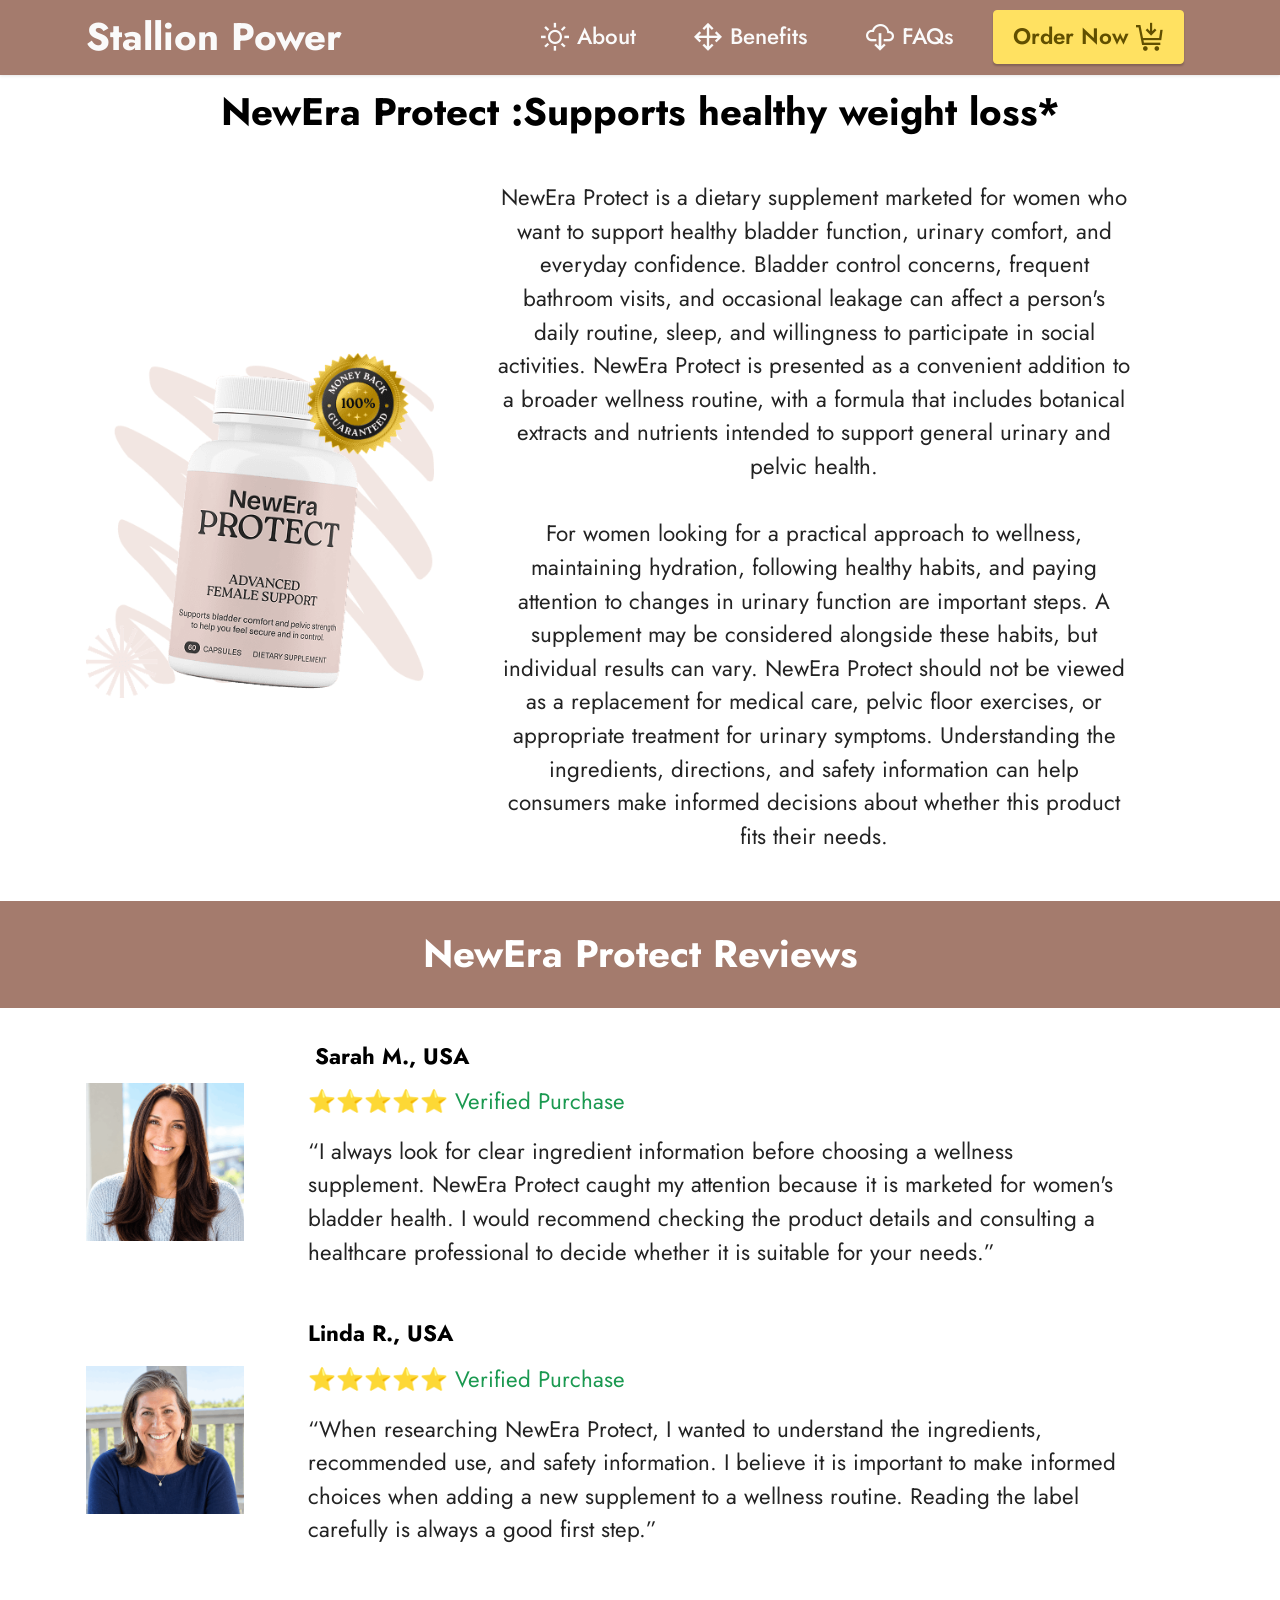
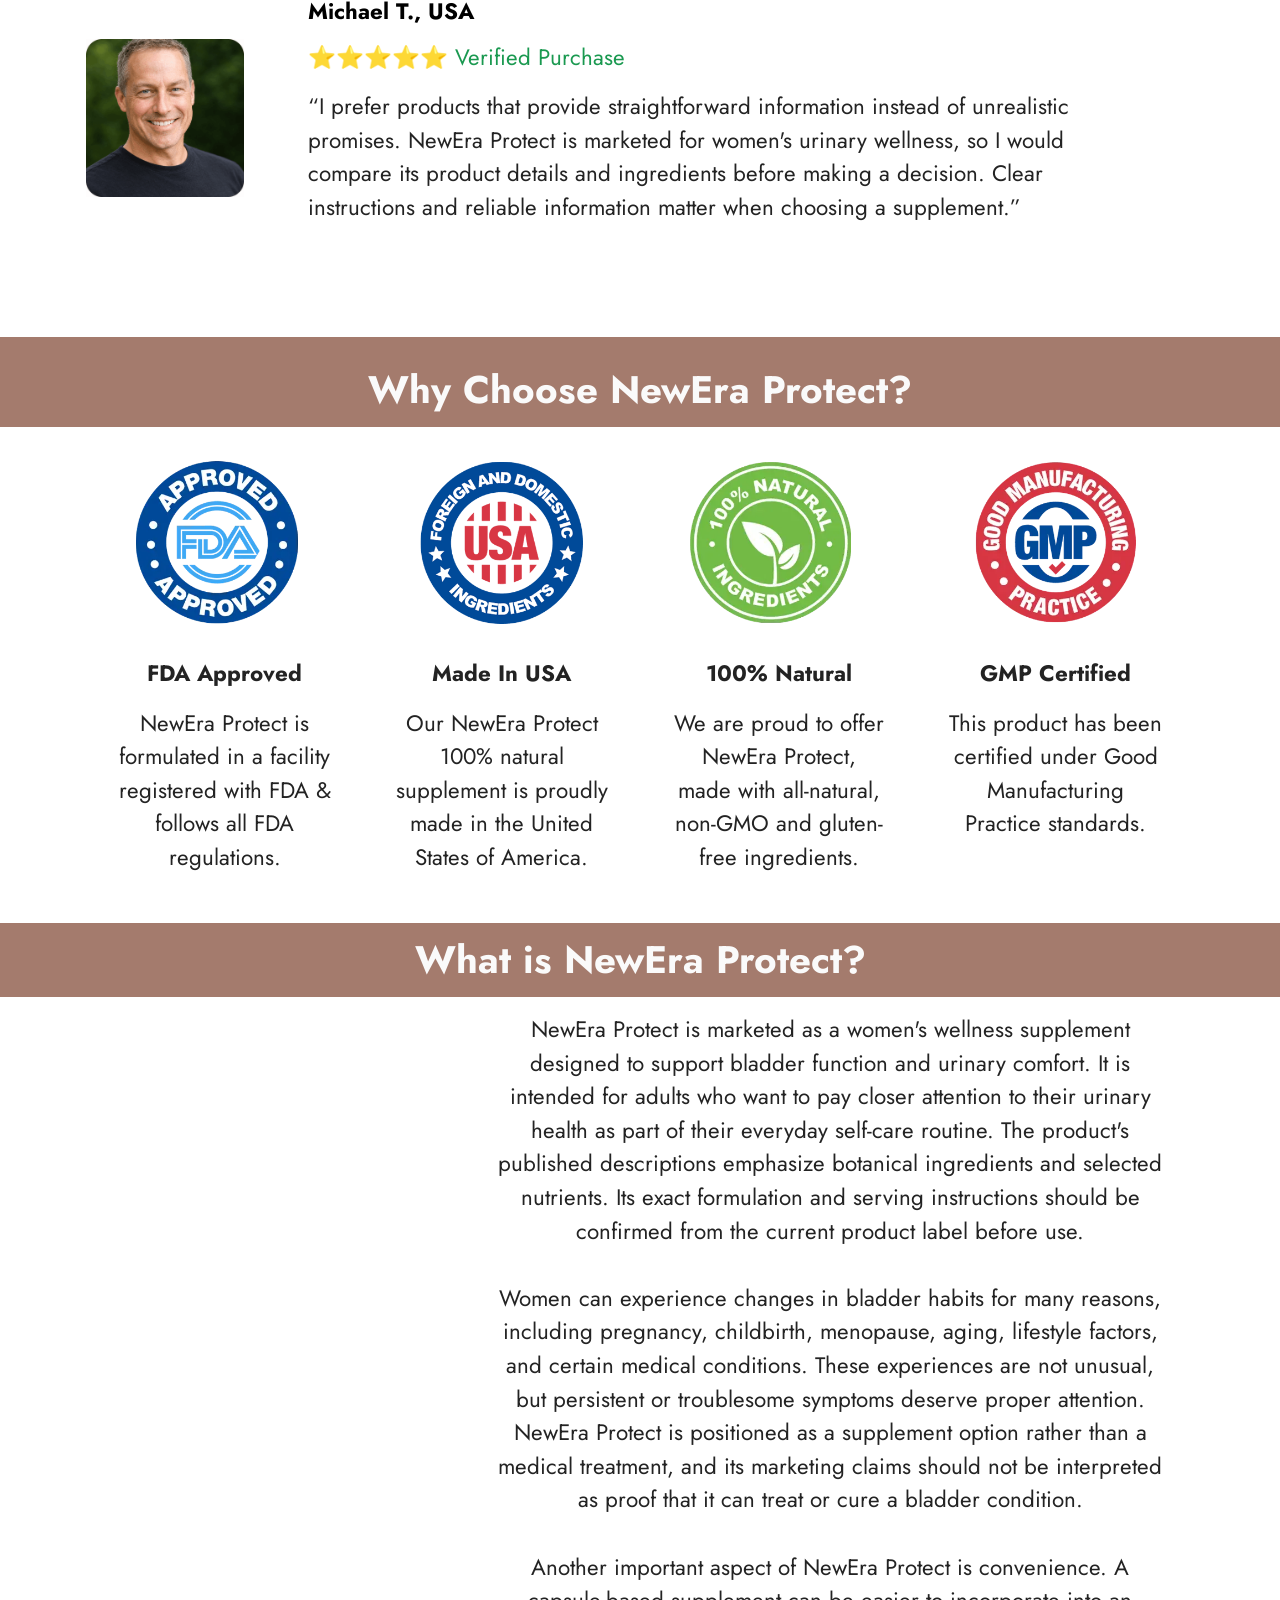
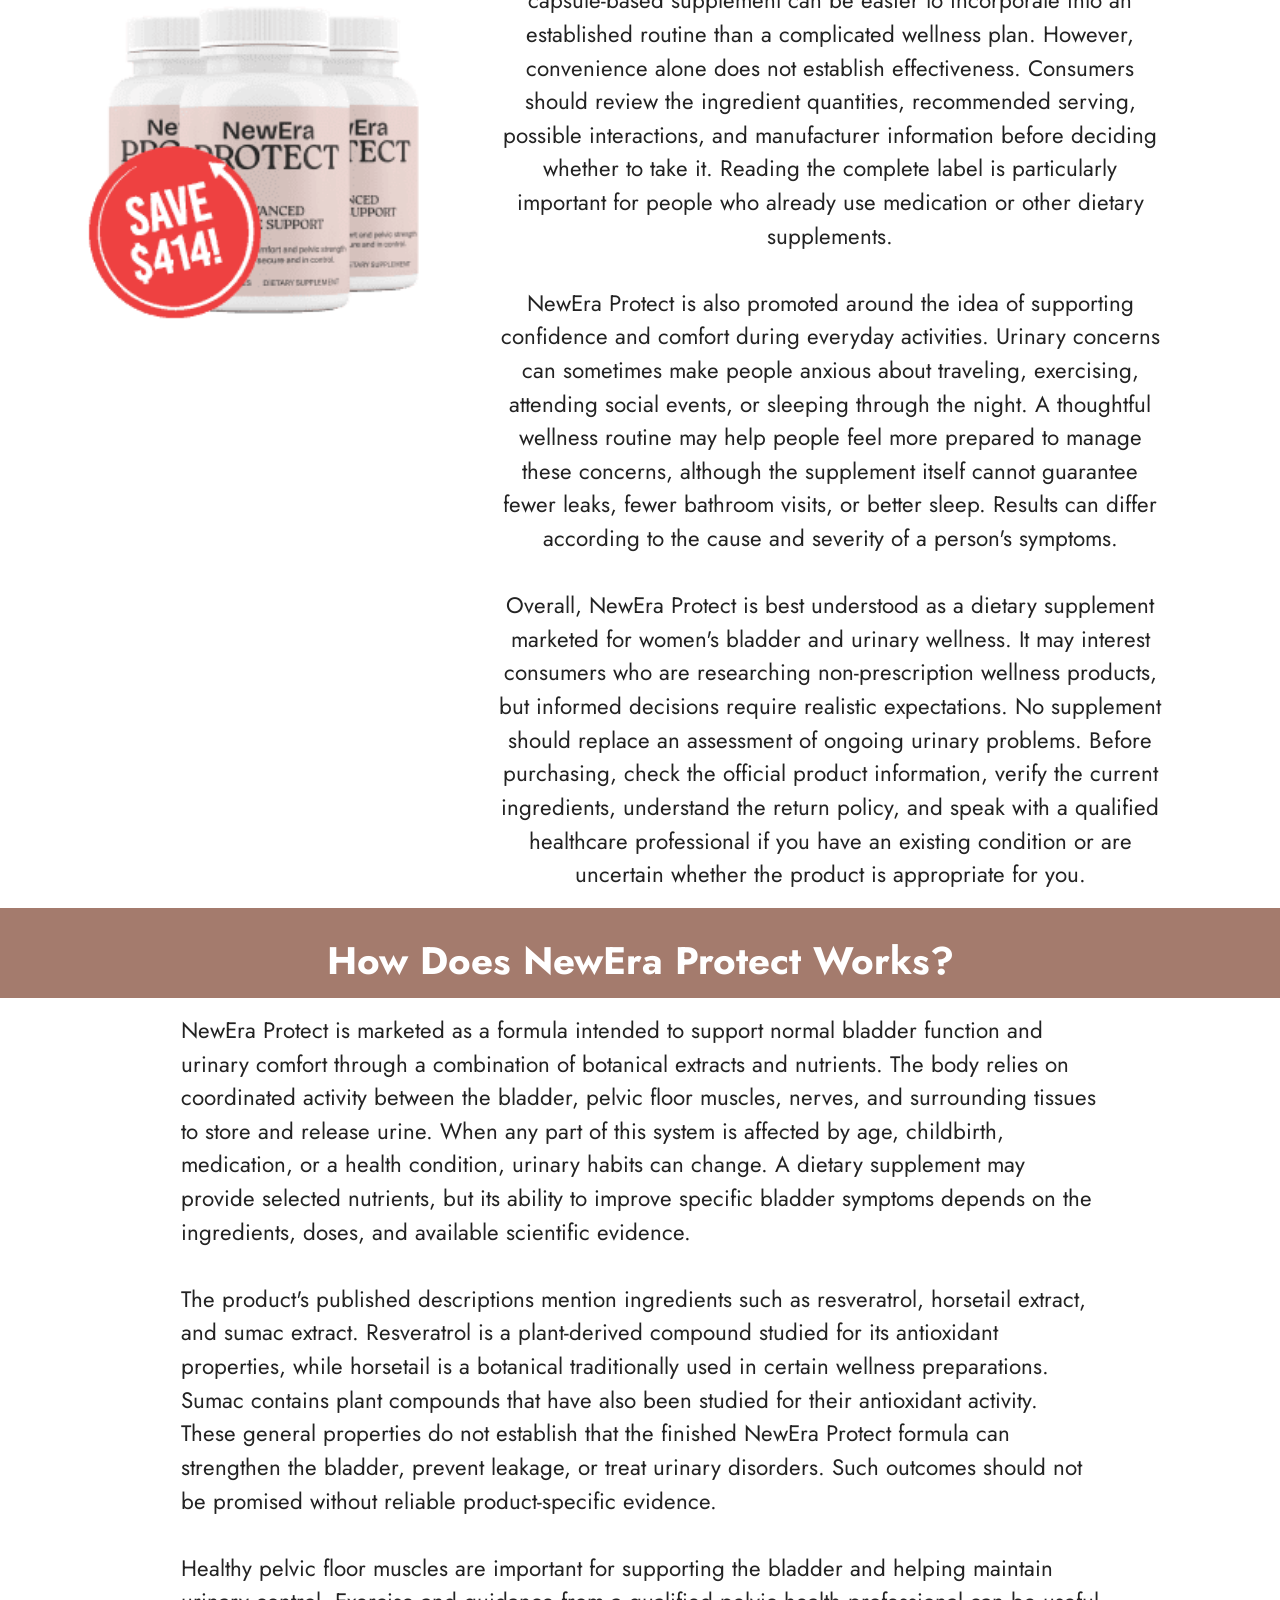
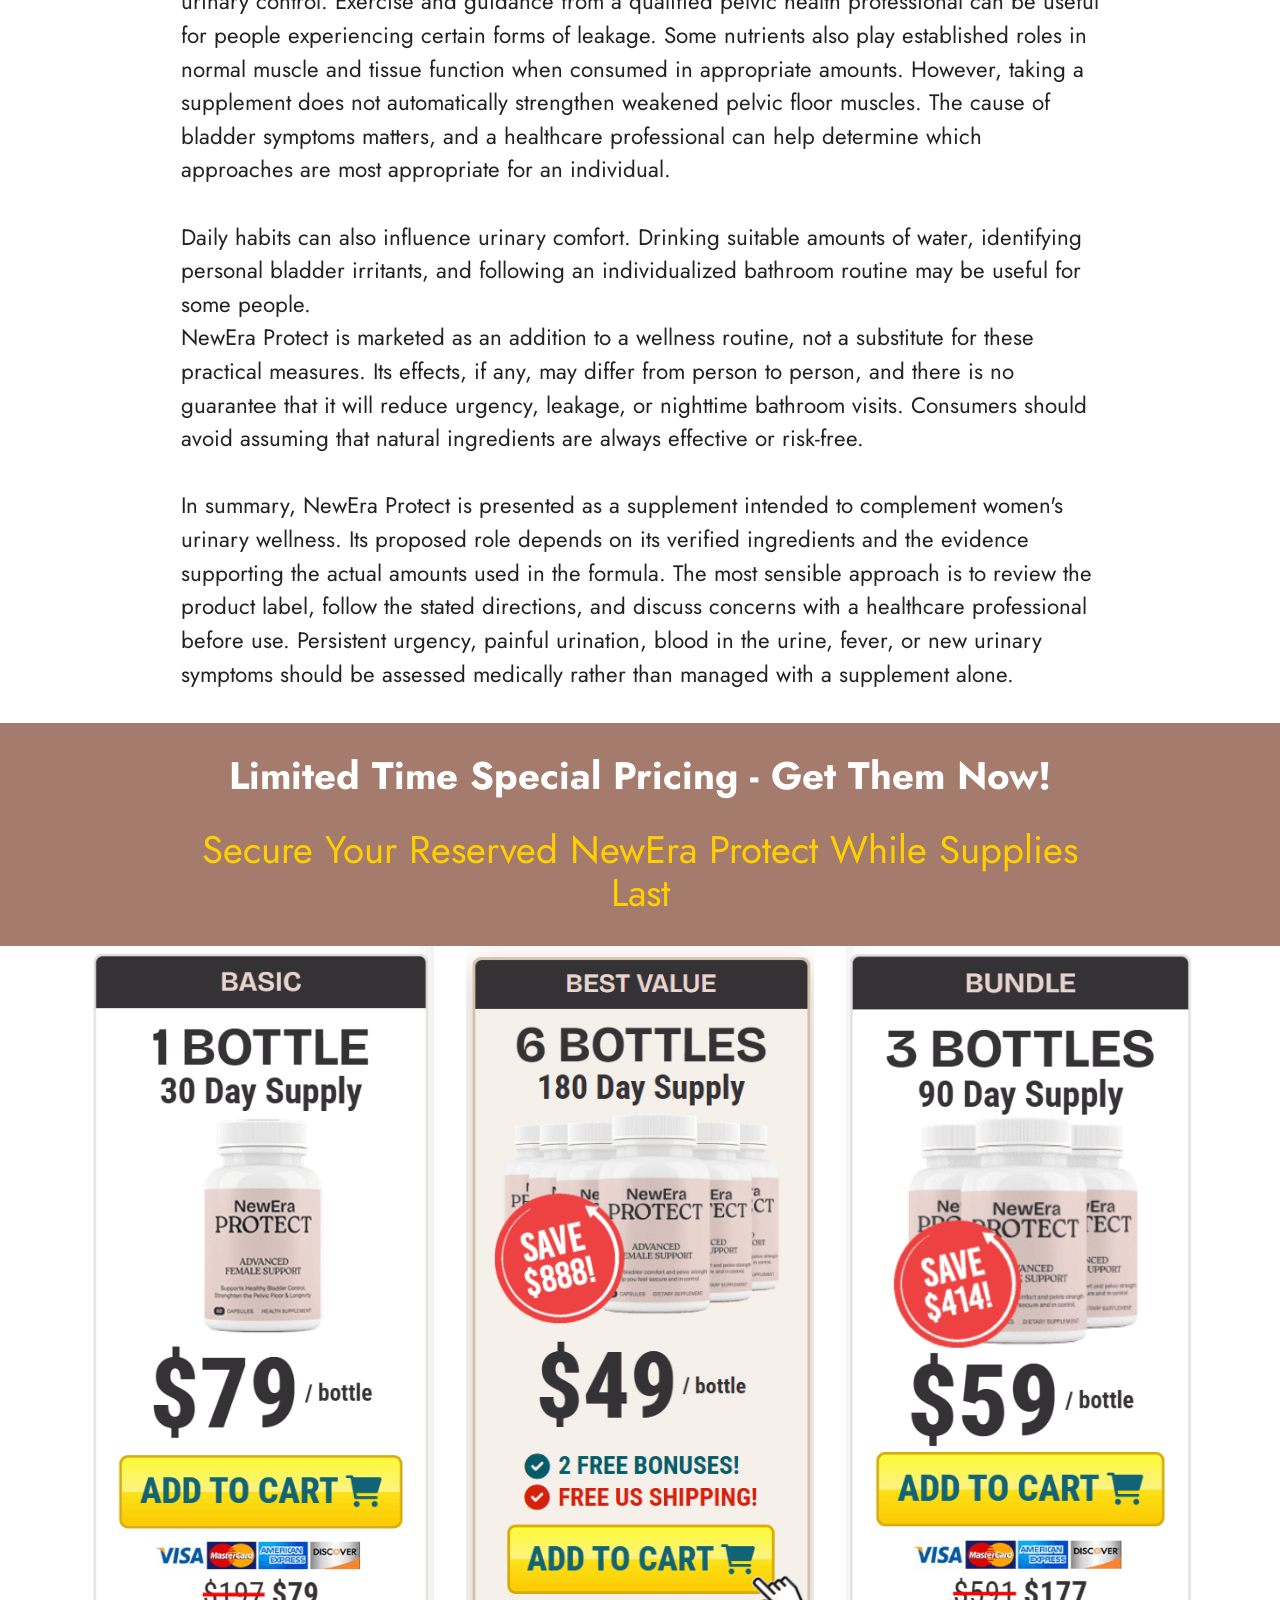
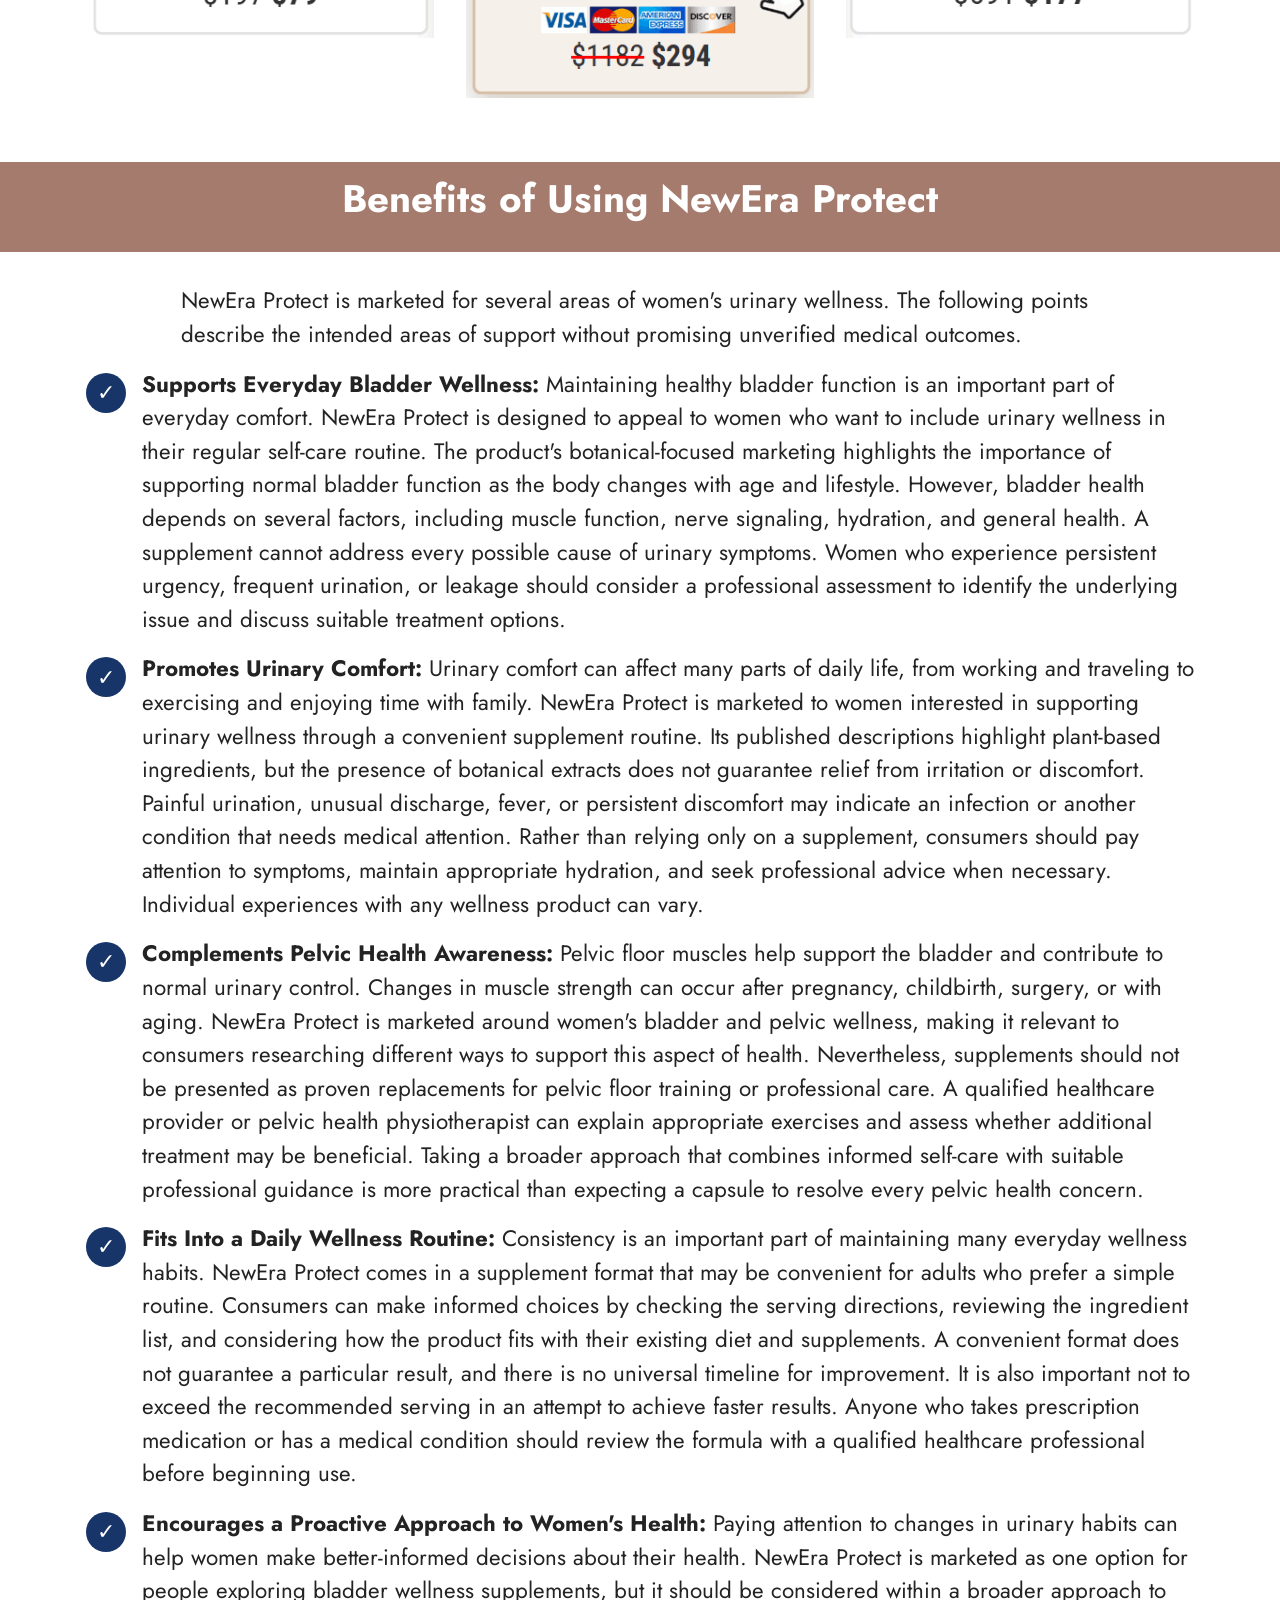
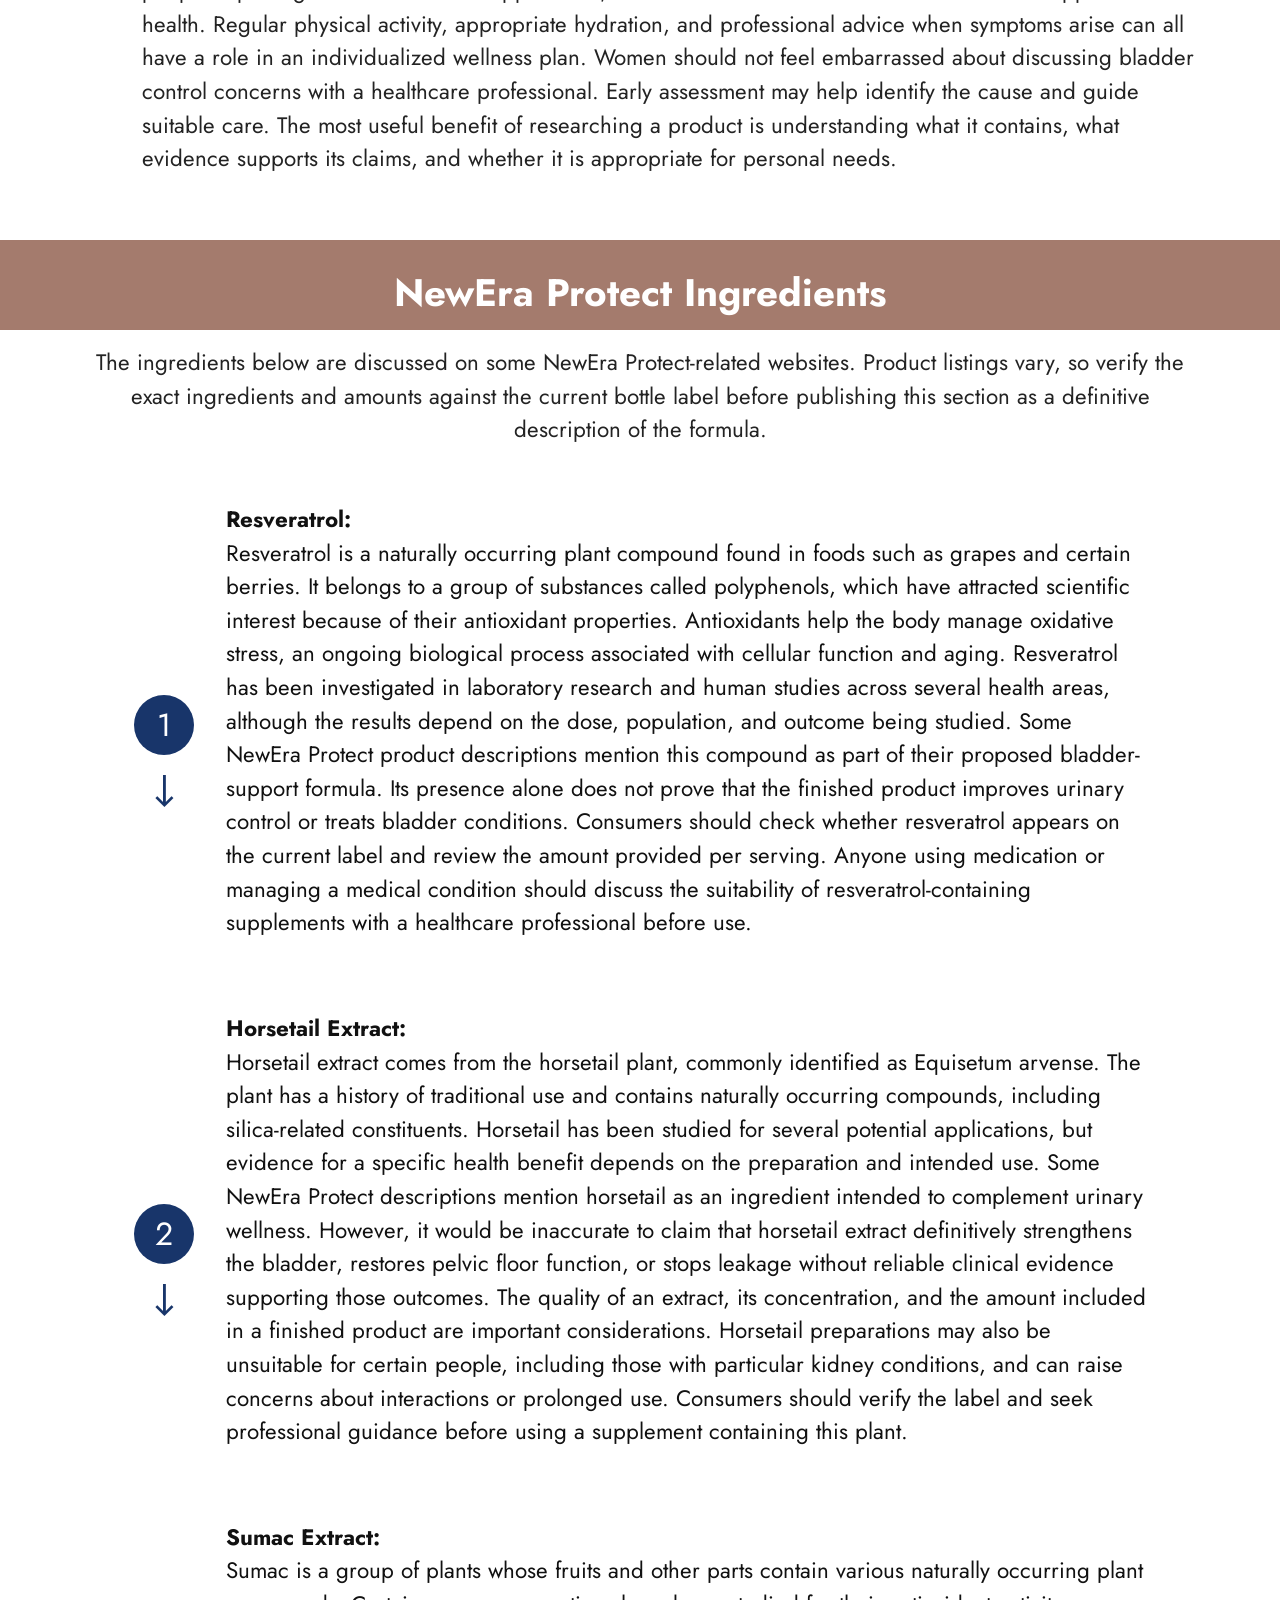
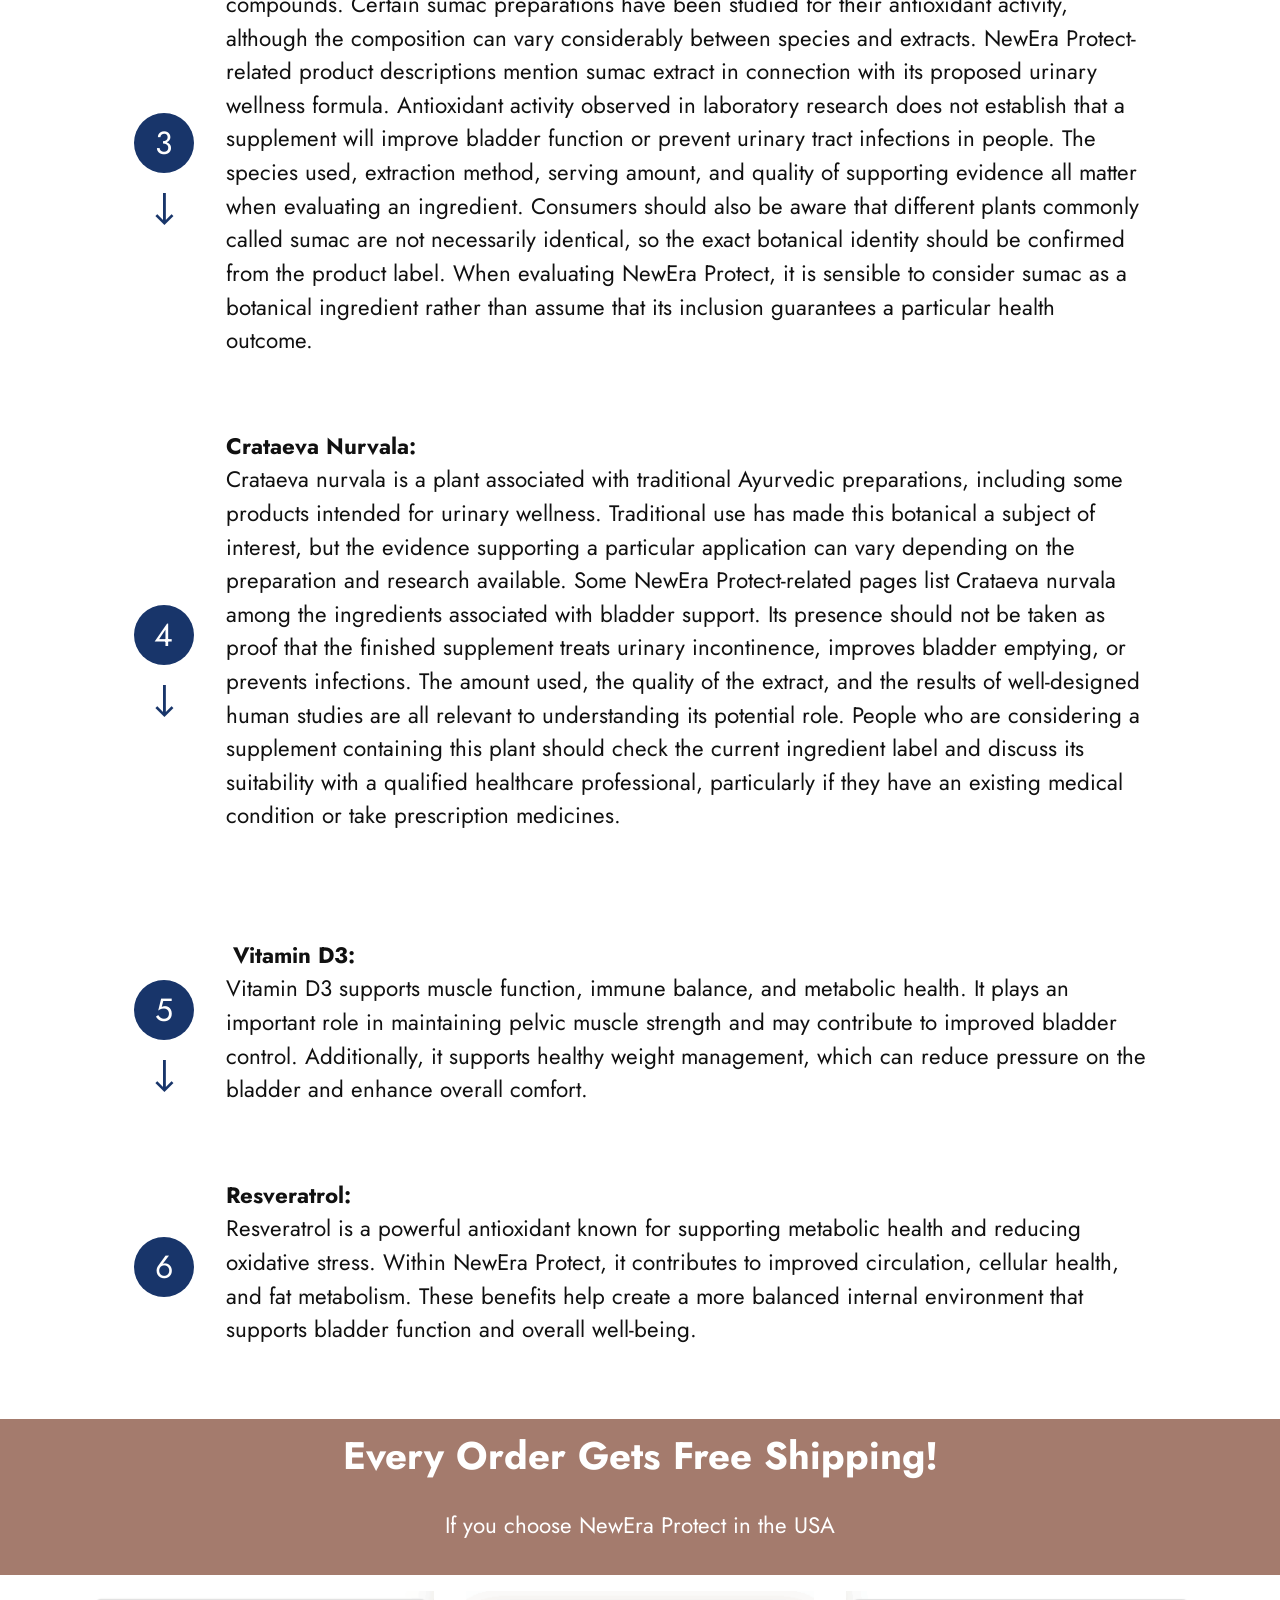
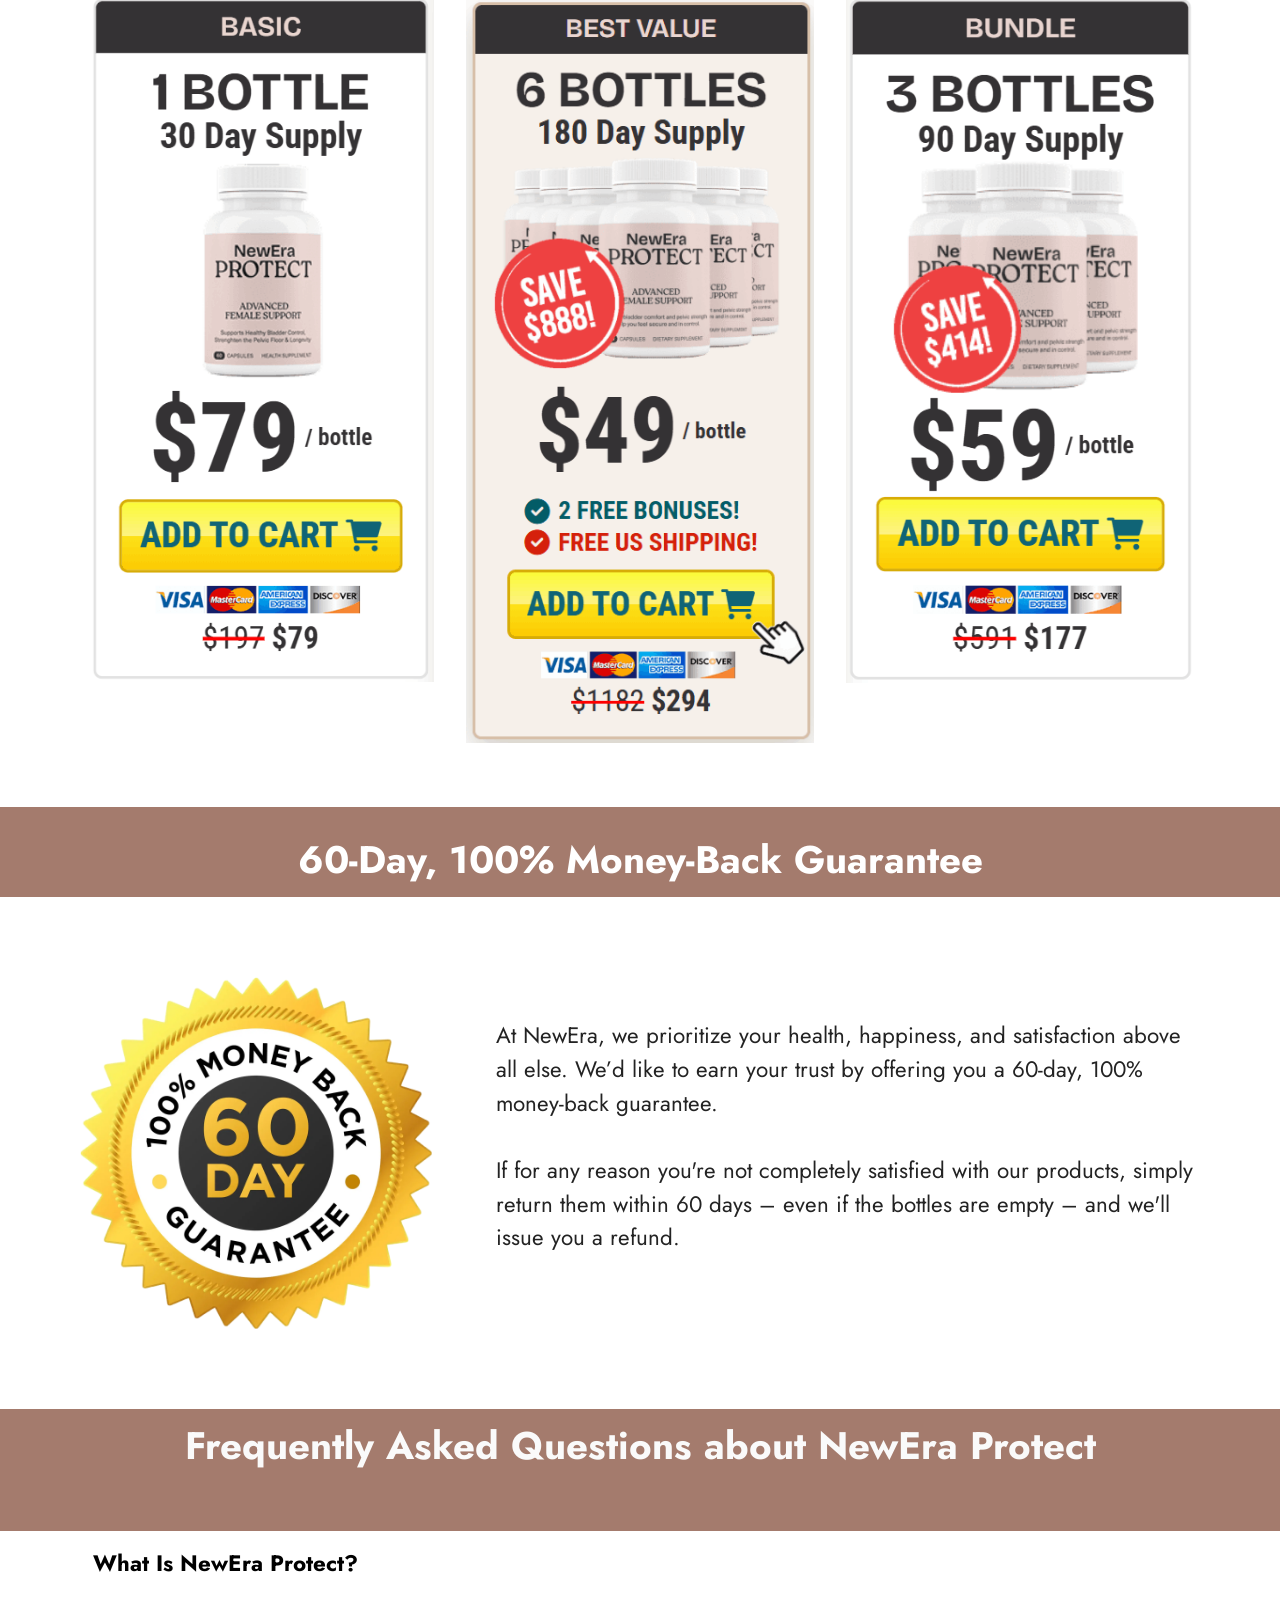
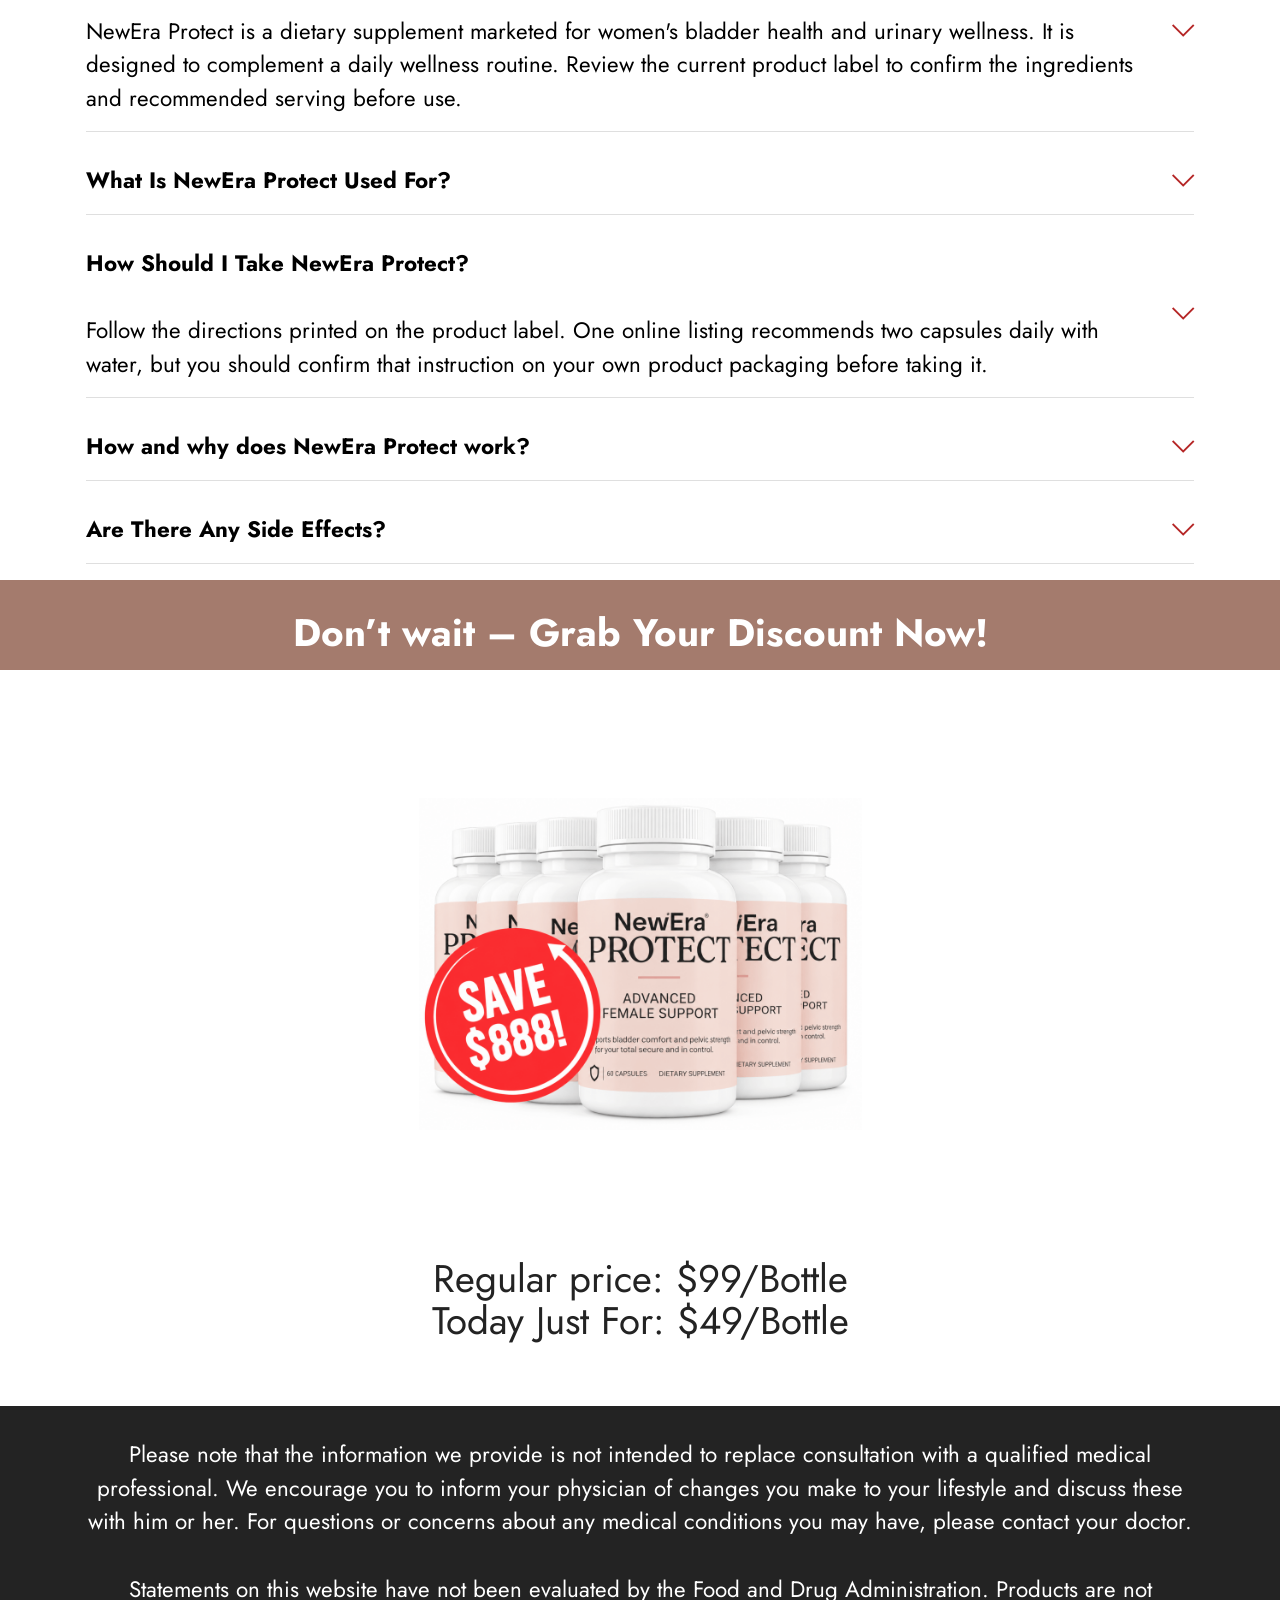
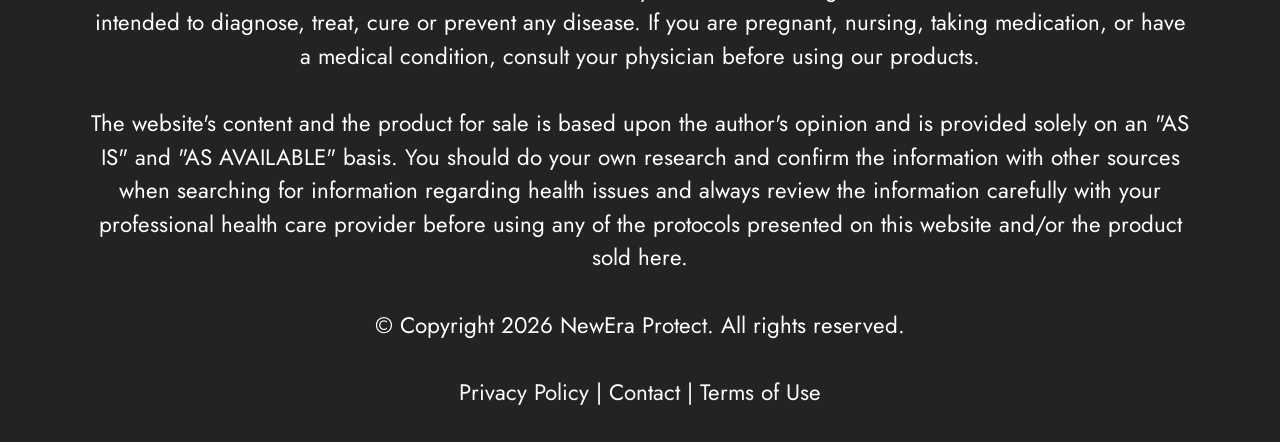
<file: index.html>
<!DOCTYPE html>
<html  lang="en">
<head>
  <!-- Site made with Mobirise Website Builder v6.1.12, https://mobirise.com -->
  <meta charset="UTF-8">
  <meta http-equiv="X-UA-Compatible" content="IE=edge">
  <meta name="generator" content="Mobirise v6.1.12, mobirise.com">
  <meta name="twitter:card" content="summary_large_image"/>
  <meta name="twitter:image:src" content="assets/images/index-meta.png">
  <meta property="og:image" content="assets/images/index-meta.png">
  <meta name="twitter:title" content="NewEra Protect | Official Website Benefits & Ingredients">
  <meta name="viewport" content="width=device-width, initial-scale=1, minimum-scale=1">
  <link rel="shortcut icon" href="assets/images/cf00dc8c-ad56-42a1-9572-a9f70e7c6a54-128x128.png" type="image/x-icon">
  <meta name="description" content="NewEra Protect, its key ingredients, potential benefits, and how it fits into your daily wellness routine. Learn more on the official website.">
  
  
  <title>NewEra Protect | Official Website Benefits & Ingredients</title>
  <link rel="stylesheet" href="assets/web/assets/mobirise-icons2/mobirise2.css">
  <link rel="stylesheet" href="assets/web/assets/mobirise-icons/mobirise-icons.css">
  <link rel="stylesheet" href="assets/bootstrap/css/bootstrap.min.css">
  <link rel="stylesheet" href="assets/dropdown/css/style.css">
  <link rel="stylesheet" href="assets/socicon/css/styles.css">
  <link rel="stylesheet" href="assets/theme/css/style.css">
  <link rel="preload" href="https://fonts.googleapis.com/css?family=Jost:100,200,300,400,500,600,700,800,900,100i,200i,300i,400i,500i,600i,700i,800i,900i&display=swap" as="style" onload="this.onload=null;this.rel='stylesheet'">
  <noscript><link rel="stylesheet" href="https://fonts.googleapis.com/css?family=Jost:100,200,300,400,500,600,700,800,900,100i,200i,300i,400i,500i,600i,700i,800i,900i&display=swap"></noscript>
  <link rel="preload" as="style" href="assets/mobirise/css/mbr-additional.css?v=R3ZuR8"><link rel="stylesheet" href="assets/mobirise/css/mbr-additional.css?v=R3ZuR8" type="text/css">

	<meta name="google-site-verification" content="ojwFFrobrEAdesm8oLR1VNvsSXICQItrODOj1nC4V70" />
	<meta name="msvalidate.01" content="BFED78960371397816FDB9212DADB8CB" />
  
  
  <meta name="keywords" content=" NewEra Protect, NewEra Protect,  NewEra Protect supplement,  NewEra Protect pills">
 <meta name="author" content=" NewEra Protect">
		
 <link rel="canonical" href="https://www. NewEra Protect
/" >
</head>
<body>
  
  <section data-bs-version="5.1" class="menu menu2 cid-tB0YZQqaCG" once="menu" id="menu2-0">
    
    <nav class="navbar navbar-dropdown navbar-expand-lg">
        <div class="container">
            <div class="navbar-brand">
                
                <span class="navbar-caption-wrap"><a class="navbar-caption text-white text-primary display-2" href="index.html#features7-3">Stallion Power&nbsp;<br></a></span>
            </div>
            <button class="navbar-toggler" type="button" data-toggle="collapse" data-bs-toggle="collapse" data-target="#navbarSupportedContent" data-bs-target="#navbarSupportedContent" aria-controls="navbarNavAltMarkup" aria-expanded="false" aria-label="Toggle navigation">
                <div class="hamburger">
                    <span></span>
                    <span></span>
                    <span></span>
                    <span></span>
                </div>
            </button>
            <div class="collapse navbar-collapse" id="navbarSupportedContent">
                <ul class="navbar-nav nav-dropdown" data-app-modern-menu="true"><li class="nav-item"><a class="nav-link link text-white text-primary display-7" href="index.html#header3-1l"><span class="mobi-mbri mobi-mbri-sun mbr-iconfont mbr-iconfont-btn"></span>About</a></li>
                    <li class="nav-item"><a class="nav-link link text-white display-7" href="index.html#content4-k"><span class="mobi-mbri mobi-mbri-drag-n-drop mbr-iconfont mbr-iconfont-btn"></span>Benefits</a></li>
                    <li class="nav-item"><a class="nav-link link text-white text-primary display-7" href="index.html#features14-2h"><span class="mobi-mbri mobi-mbri-download-2 mbr-iconfont mbr-iconfont-btn"></span>FAQs</a>
                    </li></ul>
                
                <div class="navbar-buttons mbr-section-btn"><a class="btn btn-warning display-7" href="https://mwebvexa.com/10195/21802/7/?"><span class="mobi-mbri mobi-mbri-cart-add mbr-iconfont mbr-iconfont-btn"></span>Order Now</a></div>
            </div>
        </div>
    </nav>
</section>

<section data-bs-version="5.1" class="header3 cid-tB10ubWVri" id="header3-1">

    

    
    

    <div class="align-center container-fluid">
        <div class="row justify-content-center">
            <div class="col-12 col-lg-12">
                <h1 class="mbr-section-title mbr-fonts-style mb-3 display-2"><strong>NewEra Protect :Supports healthy weight loss*</strong></h1>
                
                
                
            </div>
        </div>
    </div>
</section>

<section data-bs-version="5.1" class="features6 cid-tB15AvPI4t" id="features7-3">
    <!---->
    

    
    
    <div class="container">
        <div class="card-wrapper">
            <div class="row align-items-center">
                <div class="col-12 col-lg-4">
                    <div class="image-wrapper">
                        <a href="https://mwebvexa.com/10195/21802/7/?"><img src="assets/images/tsl-new-img5-412x409.png" alt="NewEra Protect"></a>
                    </div>
                </div>
                <div class="col-12 col-lg">
                    <div class="text-box">
                        
                        <p class="mbr-text mbr-fonts-style display-5">NewEra Protect is a dietary supplement marketed for women who want to support healthy bladder function, urinary comfort, and everyday confidence. Bladder control concerns, frequent bathroom visits, and occasional leakage can affect a person's daily routine, sleep, and willingness to participate in social activities. NewEra Protect is presented as a convenient addition to a broader wellness routine, with a formula that includes botanical extracts and nutrients intended to support general urinary and pelvic health.<br><br>For women looking for a practical approach to wellness, maintaining hydration, following healthy habits, and paying attention to changes in urinary function are important steps. A supplement may be considered alongside these habits, but individual results can vary. NewEra Protect should not be viewed as a replacement for medical care, pelvic floor exercises, or appropriate treatment for urinary symptoms. Understanding the ingredients, directions, and safety information can help consumers make informed decisions about whether this product fits their needs.<br></p>
                        
                        
                    </div>
                </div>
            </div>
        </div>
    </div>
</section>

<section data-bs-version="5.1" class="content4 cid-v9ZbLS1f8Q" id="content4-27">
    

    
    
    <div class="container">
        <div class="row justify-content-center">
            <div class="title col-md-12 col-lg-12">
                <h3 class="mbr-section-title mbr-fonts-style align-center mb-4 display-2"><div><strong></strong></div></h3>
                <h1 class="mbr-section-subtitle align-center mbr-fonts-style mb-4 display-2"><strong>NewEra Protect Reviews</strong></h1>
                
            </div>
        </div>
    </div>
</section>

<section data-bs-version="5.1" class="team2 cid-vaVHwZ0P2d" xmlns="http://www.w3.org/1999/html" id="team2-2p">
    

    
    
    <div class="container">
        <div class="item features-image">
            <div class="item-wrapper">
                <div class="row align-items-center">
                    <div class="col-12 col-md-2">
                        <div class="image-wrapper">
                            <img src="assets/images/149e02d2-dc52-42ea-9e5e-cba019acffad-375x375.png" alt=" Sarah M., USA">
                        </div>
                    </div>
                    <div class="col-12 col-md">
                        <div class="card-box">
                            <h2 class="card-title mbr-fonts-style m-0 mb-3 display-5"><strong>&nbsp;Sarah M., USA</strong></h2>
                            <h2 class="card-subtitle mbr-fonts-style mb-3 display-5">⭐⭐⭐⭐⭐ Verified Purchase&nbsp;</h2>
                            <p class="mbr-text mbr-fonts-style display-7">“I always look for clear ingredient information before choosing a wellness supplement. NewEra Protect caught my attention because it is marketed for women's bladder health. I would recommend checking the product details and consulting a healthcare professional to decide whether it is suitable for your needs.”</p>
                            
                        </div>
                    </div>
                </div>
            </div>
        </div>
        <div class="item features-image">
            <div class="item-wrapper">
                <div class="row align-items-center">
                    <div class="col-12 col-md-2">
                        <div class="image-wrapper">
                            <img src="assets/images/70920350-4f3a-40ef-9dd0-350b4f64b960-375x351.png" alt="Linda R., USA">
                        </div>
                    </div>
                    <div class="col-12 col-md">
                        <div class="card-box">
                            <h2 class="card-title mbr-fonts-style m-0 mb-3 display-7"><strong>Linda R., USA</strong></h2>
                            <h2 class="card-subtitle mbr-fonts-style mb-3 display-5">⭐⭐⭐⭐⭐ Verified Purchase&nbsp;</h2>
                            <p class="mbr-text mbr-fonts-style display-7">“When researching NewEra Protect, I wanted to understand the ingredients, recommended use, and safety information. I believe it is important to make informed choices when adding a new supplement to a wellness routine. Reading the label carefully is always a good first step.”<br></p>
                            
                        </div>
                    </div>
                </div>
            </div>
        </div>
        <div class="item features-image">
            <div class="item-wrapper">
                <div class="row align-items-center">
                    <div class="col-12 col-md-2">
                        <div class="image-wrapper">
                            <img src="assets/images/59ab6b2a-d36a-4dc1-866c-c922b58305f5-375x375.png" alt="Michael T., USA ">
                        </div>
                    </div>
                    <div class="col-12 col-md">
                        <div class="card-box">
                            <h2 class="card-title mbr-fonts-style m-0 mb-3 display-5"><strong style="font-size: 1.4rem;">Michael T., USA&nbsp;</strong></h2>
                            <h2 class="card-subtitle mbr-fonts-style mb-3 display-5">⭐⭐⭐⭐⭐ Verified Purchase&nbsp;</h2>
                            <p class="mbr-text mbr-fonts-style display-7">“I prefer products that provide straightforward information instead of unrealistic promises. NewEra Protect is marketed for women's urinary wellness, so I would compare its product details and ingredients before making a decision. Clear instructions and reliable information matter when choosing a supplement.”<br></p>
                            
                        </div>
                    </div>
                </div>
            </div>
        </div>
    </div>
</section>

<section data-bs-version="5.1" class="header3 cid-vaVJowMobt" id="header3-2q">

    

    
    

    <div class="align-center container">
        <div class="row justify-content-center">
            <div class="col-12 col-lg-12">
                
                <h2 class="mbr-section-subtitle mbr-fonts-style mb-3 display-2"><strong>Why Choose NewEra Protect</strong><strong style="font-size: 2.4rem;">?</strong></h2>
                
                
            </div>
        </div>
    </div>
</section>

<section data-bs-version="5.1" class="gallery3 cid-tB9ez4cVTX" id="gallery3-1r">
    
    
    <div class="container">
        
        <div class="row mt-4">
            <div class="item features-image сol-12 col-md-6 col-lg-3 active">
                <div class="item-wrapper">
                    <div class="item-img">
                        <img src="assets/images/fda-approved.webp" alt="NewEra Protect  FDA Approved" data-slide-to="0" data-bs-slide-to="0">
                    </div>
                    <div class="item-content">
                        <h5 class="item-title mbr-fonts-style display-7"><strong>FDA Approved</strong></h5>
                        
                        <p class="mbr-text mbr-fonts-style mt-3 display-7">NewEra Protect is formulated in a facility registered with FDA &amp; follows all FDA regulations.</p>
                    </div>
                    
                </div>
            </div>
            
            <div class="item features-image сol-12 col-md-6 col-lg-3">
                <div class="item-wrapper">
                    <div class="item-img">
                        <img src="assets/images/made-in-usa-500x300.webp" alt="NewEra Protect Made In Usa" data-slide-to="1" data-bs-slide-to="1">
                    </div>
                    <div class="item-content">
                        <h5 class="item-title mbr-fonts-style display-7"><strong>Made In USA</strong></h5>
                        
                        <p class="mbr-text mbr-fonts-style mt-3 display-7">Our NewEra Protect 100% natural supplement is proudly made in the United States of America.</p>
                    </div>
                    
                </div>
            </div><div class="item features-image сol-12 col-md-6 col-lg-3">
                <div class="item-wrapper">
                    <div class="item-img">
                        <img src="assets/images/100-natural-500x300.webp" alt="NewEra Protect All Natural" data-slide-to="2" data-bs-slide-to="2">
                    </div>
                    <div class="item-content">
                        <h5 class="item-title mbr-fonts-style display-7"><strong>100% Natural</strong></h5>
                        
                        <p class="mbr-text mbr-fonts-style mt-3 display-7">We are proud to offer NewEra Protect, made with all-natural, non-GMO and gluten-free ingredients.</p>
                    </div>
                    
                </div>
            </div>
            <div class="item features-image сol-12 col-md-6 col-lg-3">
                <div class="item-wrapper">
                    <div class="item-img">
                        <img src="assets/images/gmp-certified-500x300.webp" alt="NewEra Protect  GMP Certified" title="">
                    </div>
                    <div class="item-content">
                        <h5 class="item-title mbr-fonts-style display-7"><strong>GMP Certified</strong></h5>
                        
                        <p class="mbr-text mbr-fonts-style mt-3 display-7">This product has been certified under Good Manufacturing Practice standards.</p>
                    </div>
                    
                </div>
            </div>
        </div>
    </div>
</section>

<section data-bs-version="5.1" class="header3 cid-tB83YwBUMj" id="header3-1l">

    

    
    

    <div class="align-center container">
        <div class="row justify-content-center">
            <div class="col-12 col-lg-12">
                
                <h2 class="mbr-section-subtitle mbr-fonts-style mb-3 display-2"><strong>What is NewEra Protect</strong><strong style="font-size: 2.4rem;">?</strong></h2>
                
                
            </div>
        </div>
    </div>
</section>

<section data-bs-version="5.1" class="header11 cid-tB1vWdJbT6" id="header11-a">

    

    
    

    <div class="container">
        <div class="row justify-content-center">
            <div class="col-12 col-md-4 image-wrapper">
                <a href="https://mwebvexa.com/10195/21802/7/?"><img class="w-100" src="assets/images/protect-3-new-1-227x210.png" alt="NewEra Protect"></a>
            </div>
            <div class="col-12 col-md">
                <div class="text-wrapper text-center">
                    
                    <p class="mbr-text mbr-fonts-style display-7">NewEra Protect is marketed as a women's wellness supplement designed to support bladder function and urinary comfort. It is intended for adults who want to pay closer attention to their urinary health as part of their everyday self-care routine. The product's published descriptions emphasize botanical ingredients and selected nutrients. Its exact formulation and serving instructions should be confirmed from the current product label before use.<br><br>Women can experience changes in bladder habits for many reasons, including pregnancy, childbirth, menopause, aging, lifestyle factors, and certain medical conditions. These experiences are not unusual, but persistent or troublesome symptoms deserve proper attention. NewEra Protect is positioned as a supplement option rather than a medical treatment, and its marketing claims should not be interpreted as proof that it can treat or cure a bladder condition.<br><br>Another important aspect of NewEra Protect is convenience. A capsule-based supplement can be easier to incorporate into an established routine than a complicated wellness plan. However, convenience alone does not establish effectiveness. Consumers should review the ingredient quantities, recommended serving, possible interactions, and manufacturer information before deciding whether to take it. Reading the complete label is particularly important for people who already use medication or other dietary supplements.<br><br>NewEra Protect is also promoted around the idea of supporting confidence and comfort during everyday activities. Urinary concerns can sometimes make people anxious about traveling, exercising, attending social events, or sleeping through the night. A thoughtful wellness routine may help people feel more prepared to manage these concerns, although the supplement itself cannot guarantee fewer leaks, fewer bathroom visits, or better sleep. Results can differ according to the cause and severity of a person's symptoms.<br><br>Overall, NewEra Protect is best understood as a dietary supplement marketed for women's bladder and urinary wellness. It may interest consumers who are researching non-prescription wellness products, but informed decisions require realistic expectations. No supplement should replace an assessment of ongoing urinary problems. Before purchasing, check the official product information, verify the current ingredients, understand the return policy, and speak with a qualified healthcare professional if you have an existing condition or are uncertain whether the product is appropriate for you.<br></p>
                    
                </div>
            </div>
        </div>
    </div>
</section>

<section data-bs-version="5.1" class="header3 cid-tB85bPoWQz" id="header3-1m">

    

    
    

    <div class="align-center container">
        <div class="row justify-content-center">
            <div class="col-12 col-lg-12">
                
                <h2 class="mbr-section-subtitle mbr-fonts-style mb-3 display-2"><strong>How Does NewEra Protect</strong><strong style="font-size: 2.4rem;">&nbsp;Works?</strong></h2>
                
                
            </div>
        </div>
    </div>
</section>

<section data-bs-version="5.1" class="content4 cid-vawa0RkZCS" id="content4-2n">
    

    
    
    <div class="container">
        <div class="row justify-content-center">
            <div class="title col-md-12 col-lg-10">
                
                <h4 class="mbr-section-subtitle align-center mbr-fonts-style mb-4 display-7"><div>NewEra Protect is marketed as a formula intended to support normal bladder function and urinary comfort through a combination of botanical extracts and nutrients. The body relies on coordinated activity between the bladder, pelvic floor muscles, nerves, and surrounding tissues to store and release urine. When any part of this system is affected by age, childbirth, medication, or a health condition, urinary habits can change. A dietary supplement may provide selected nutrients, but its ability to improve specific bladder symptoms depends on the ingredients, doses, and available scientific evidence.</div><div><br></div><div>The product's published descriptions mention ingredients such as resveratrol, horsetail extract, and sumac extract. Resveratrol is a plant-derived compound studied for its antioxidant properties, while horsetail is a botanical traditionally used in certain wellness preparations. Sumac contains plant compounds that have also been studied for their antioxidant activity. These general properties do not establish that the finished NewEra Protect formula can strengthen the bladder, prevent leakage, or treat urinary disorders. Such outcomes should not be promised without reliable product-specific evidence.</div><div><br></div><div>Healthy pelvic floor muscles are important for supporting the bladder and helping maintain urinary control. Exercise and guidance from a qualified pelvic health professional can be useful for people experiencing certain forms of leakage. Some nutrients also play established roles in normal muscle and tissue function when consumed in appropriate amounts. However, taking a supplement does not automatically strengthen weakened pelvic floor muscles. The cause of bladder symptoms matters, and a healthcare professional can help determine which approaches are most appropriate for an individual.</div><div><br></div><div>Daily habits can also influence urinary comfort. Drinking suitable amounts of water, identifying personal bladder irritants, and following an individualized bathroom routine may be useful for some people.</div><div>NewEra Protect is marketed as an addition to a wellness routine, not a substitute for these practical measures. Its effects, if any, may differ from person to person, and there is no guarantee that it will reduce urgency, leakage, or nighttime bathroom visits. Consumers should avoid assuming that natural ingredients are always effective or risk-free.</div><div><br></div><div>In summary, NewEra Protect is presented as a supplement intended to complement women's urinary wellness. Its proposed role depends on its verified ingredients and the evidence supporting the actual amounts used in the formula. The most sensible approach is to review the product label, follow the stated directions, and discuss concerns with a healthcare professional before use. Persistent urgency, painful urination, blood in the urine, fever, or new urinary symptoms should be assessed medically rather than managed with a supplement alone.</div><div><div>
</div><div>
</div><div>
</div></div></h4>
                
            </div>
        </div>
    </div>
</section>

<section data-bs-version="5.1" class="content4 cid-tB1yuhcVVi" id="content4-g">
    

    
    
    <div class="container">
        <div class="row justify-content-center">
            <div class="title col-md-12 col-lg-10">
                <h3 class="mbr-section-title mbr-fonts-style align-center mb-4 display-2"><strong>Limited Time Special Pricing - Get Them Now!</strong></h3>
                <h4 class="mbr-section-subtitle align-center mbr-fonts-style mb-4 display-2">Secure Your Reserved NewEra Protect While Supplies Last</h4>
                
            </div>
        </div>
    </div>
</section>

<section data-bs-version="5.1" class="team1 cid-tB1z7NONXX" id="team1-h">
    

    
    
    <div class="container">
        <div class="row justify-content-center">
            
            <div class="col-sm-6 col-lg-4">
                <div class="card-wrap">
                    <div class="image-wrap">
                        <a href="https://mwebvexa.com/10195/21802/7/?"><img src="assets/images/screenshot202026-10-1220222625-405x805.png" alt="NewEra Protect 1 bottle"></a>
                    </div>
                    <div class="content-wrap">
                        
                        
                        
                        
                        
                    </div>
                </div>
            </div>

            <div class="col-sm-6 col-lg-4">
                <div class="card-wrap">
                    <div class="image-wrap">
                        <a href="https://mwebvexa.com/10195/21802/7/?"><img src="assets/images/screenshot202026-10-1220222657-371x802.png" alt="NewEra Protect 6 bottle"></a>
                    </div>
                    <div class="content-wrap">
                        
                        
                        
                        
                        
                    </div>
                </div>
            </div>

            <div class="col-sm-6 col-lg-4">
                <div class="card-wrap">
                    <div class="image-wrap">
                        <a href="https://mwebvexa.com/10195/21802/7/?"><img src="assets/images/screenshot202026-10-1220222722-398x792.png" alt="NewEra Protect 3 bottle"></a>
                    </div>
                    <div class="content-wrap">
                        
                        
                        
                        
                        
                    </div>
                </div>
            </div>

            
        </div>
    </div>
</section>

<section data-bs-version="5.1" class="content4 cid-tB1A34S1NT" id="content4-k">
    

    
    
    <div class="container">
        <div class="row justify-content-center">
            <div class="title col-md-12 col-lg-12">
                <h3 class="mbr-section-title mbr-fonts-style align-center mb-4 display-2"><strong>Benefits of Using NewEra Protect</strong></h3>
                
                
            </div>
        </div>
    </div>
</section>

<section data-bs-version="5.1" class="content5 cid-tB1AZH7rno" id="content5-n">
    
    <div class="container">
        <div class="row justify-content-center">
            <div class="col-md-12 col-lg-10">
                
                
                <p class="mbr-text mbr-fonts-style display-7">NewEra Protect is marketed for several areas of women's urinary wellness. The following points describe the intended areas of support without promising unverified medical outcomes.<br></p>
            </div>
        </div>
    </div>
</section>

<section data-bs-version="5.1" class="content8 cid-vaVV1S4Gw6" id="content8-2r">
    
    <div class="container">
        <div class="row justify-content-center">
            <div class="counter-container col-md-12 col-lg-12">
                
                <div class="mbr-text mbr-fonts-style display-7">
                    <ul>
                        <li><strong style="font-size: 1.4rem;">Supports Everyday Bladder Wellness: </strong><span style="font-size: 1.4rem;">Maintaining healthy bladder function is an important part of everyday comfort. NewEra Protect is designed to appeal to women who want to include urinary wellness in their regular self-care routine. The product's botanical-focused marketing highlights the importance of supporting normal bladder function as the body changes with age and lifestyle. However, bladder health depends on several factors, including muscle function, nerve signaling, hydration, and general health. A supplement cannot address every possible cause of urinary symptoms. Women who experience persistent urgency, frequent urination, or leakage should consider a professional assessment to identify the underlying issue and discuss suitable treatment options.</span></li><li><strong style="font-size: 1.4rem;">Promotes Urinary Comfort:</strong><span style="font-size: 1.4rem;">&nbsp;Urinary comfort can affect many parts of daily life, from working and traveling to exercising and enjoying time with family. NewEra Protect is marketed to women interested in supporting urinary wellness through a convenient supplement routine. Its published descriptions highlight plant-based ingredients, but the presence of botanical extracts does not guarantee relief from irritation or discomfort. Painful urination, unusual discharge, fever, or persistent discomfort may indicate an infection or another condition that needs medical attention. Rather than relying only on a supplement, consumers should pay attention to symptoms, maintain appropriate hydration, and seek professional advice when necessary. Individual experiences with any wellness product can vary.</span></li><li><strong style="font-size: 1.4rem;">Complements Pelvic Health Awareness:</strong><span style="font-size: 1.4rem;">&nbsp;Pelvic floor muscles help support the bladder and contribute to normal urinary control. Changes in muscle strength can occur after pregnancy, childbirth, surgery, or with aging. NewEra Protect is marketed around women's bladder and pelvic wellness, making it relevant to consumers researching different ways to support this aspect of health. Nevertheless, supplements should not be presented as proven replacements for pelvic floor training or professional care. A qualified healthcare provider or pelvic health physiotherapist can explain appropriate exercises and assess whether additional treatment may be beneficial. Taking a broader approach that combines informed self-care with suitable professional guidance is more practical than expecting a capsule to resolve every pelvic health concern.</span></li><li><span style="font-size: 1.4rem;"><strong>Fits Into a Daily Wellness Routine:</strong>&nbsp;Consistency is an important part of maintaining many everyday wellness habits. NewEra Protect comes in a supplement format that may be convenient for adults who prefer a simple routine. Consumers can make informed choices by checking the serving directions, reviewing the ingredient list, and considering how the product fits with their existing diet and supplements. A convenient format does not guarantee a particular result, and there is no universal timeline for improvement. It is also important not to exceed the recommended serving in an attempt to achieve faster results. Anyone who takes prescription medication or has a medical condition should review the formula with a qualified healthcare professional before beginning use.</span></li><li><span style="font-size: 1.4rem;"><strong>Encourages a Proactive Approach to Women's Health:</strong>&nbsp;Paying attention to changes in urinary habits can help women make better-informed decisions about their health. NewEra Protect is marketed as one option for people exploring bladder wellness supplements, but it should be considered within a broader approach to health. Regular physical activity, appropriate hydration, and professional advice when symptoms arise can all have a role in an individualized wellness plan. Women should not feel embarrassed about discussing bladder control concerns with a healthcare professional. Early assessment may help identify the cause and guide suitable care. The most useful benefit of researching a product is understanding what it contains, what evidence supports its claims, and whether it is appropriate for personal needs.</span></li>
                    </ul>
                </div>
            </div>
        </div>
    </div>
</section>

<section data-bs-version="5.1" class="header3 cid-vaVY3f1pGO" id="header3-2s">

    

    
    

    <div class="align-center container">
        <div class="row justify-content-center">
            <div class="col-12 col-lg-12">
                
                <h2 class="mbr-section-subtitle mbr-fonts-style mb-3 display-2"><strong>NewEra Protect</strong><strong style="font-size: 2.4rem;">&nbsp;Ingredients</strong></h2>
                
                
            </div>
        </div>
    </div>
</section>

<section data-bs-version="5.1" class="features19 cid-tB6Rwx4pqH" id="features20-x">

    

    
    
    <div class="container">
        <div class="row justify-content-center">
            <div class="col-md-12 col-lg-12">
                <div class="card-wrapper pb-4">
                    <div class="card-box align-center">
                        
                        <p class="mbr-text mbr-fonts-style mb-4 display-7">The ingredients below are discussed on some NewEra Protect-related websites. Product listings vary, so verify the exact ingredients and amounts against the current bottle label before publishing this section as a definitive description of the formula.</p>
                        
                    </div>
                </div>
            </div>
            <div class="col-12 col-md-11">
                <div class="item mbr-flex">
                    <div class="icon-box">
                        <span class="step-number mbr-fonts-style display-5">1</span>
                    </div>
                    <div class="text-box">
                        
                        <h5 class="icon-text mbr-black mbr-fonts-style display-7"><strong>Resveratrol:</strong><br><div>Resveratrol is a naturally occurring plant compound found in foods such as grapes and certain berries. It belongs to a group of substances called polyphenols, which have attracted scientific interest because of their antioxidant properties. Antioxidants help the body manage oxidative stress, an ongoing biological process associated with cellular function and aging. Resveratrol has been investigated in laboratory research and human studies across several health areas, although the results depend on the dose, population, and outcome being studied. Some NewEra Protect product descriptions mention this compound as part of their proposed bladder-support formula. Its presence alone does not prove that the finished product improves urinary control or treats bladder conditions. Consumers should check whether resveratrol appears on the current label and review the amount provided per serving. Anyone using medication or managing a medical condition should discuss the suitability of resveratrol-containing supplements with a healthcare professional before use.</div></h5>
                    </div>
                </div>
                <div class="item mbr-flex">
                    <div class="icon-box">
                        <span class="step-number mbr-fonts-style display-5">2</span>
                    </div>
                    <div class="text-box">
                        
                        <h5 class="icon-text mbr-black mbr-fonts-style display-7"><strong>Horsetail Extract:</strong><br><div>Horsetail extract comes from the horsetail plant, commonly identified as Equisetum arvense. The plant has a history of traditional use and contains naturally occurring compounds, including silica-related constituents. Horsetail has been studied for several potential applications, but evidence for a specific health benefit depends on the preparation and intended use. Some NewEra Protect descriptions mention horsetail as an ingredient intended to complement urinary wellness. However, it would be inaccurate to claim that horsetail extract definitively strengthens the bladder, restores pelvic floor function, or stops leakage without reliable clinical evidence supporting those outcomes. The quality of an extract, its concentration, and the amount included in a finished product are important considerations. Horsetail preparations may also be unsuitable for certain people, including those with particular kidney conditions, and can raise concerns about interactions or prolonged use. Consumers should verify the label and seek professional guidance before using a supplement containing this plant.</div></h5>
                    </div>
                </div>
                <div class="item mbr-flex">
                    <div class="icon-box">
                        <span class="step-number mbr-fonts-style display-5">3</span>
                    </div>
                    <div class="text-box">
                        
                        <h5 class="icon-text mbr-black mbr-fonts-style display-7"><strong>Sumac Extract:</strong><br><div>Sumac is a group of plants whose fruits and other parts contain various naturally occurring plant compounds. Certain sumac preparations have been studied for their antioxidant activity, although the composition can vary considerably between species and extracts. NewEra Protect-related product descriptions mention sumac extract in connection with its proposed urinary wellness formula. Antioxidant activity observed in laboratory research does not establish that a supplement will improve bladder function or prevent urinary tract infections in people. The species used, extraction method, serving amount, and quality of supporting evidence all matter when evaluating an ingredient. Consumers should also be aware that different plants commonly called sumac are not necessarily identical, so the exact botanical identity should be confirmed from the product label. When evaluating NewEra Protect, it is sensible to consider sumac as a botanical ingredient rather than assume that its inclusion guarantees a particular health outcome.</div></h5>
                    </div>
                </div>
                <div class="item mbr-flex">
                    <div class="icon-box">
                        <span class="step-number mbr-fonts-style display-5">4</span>
                    </div>
                    <div class="text-box">
                        
                        <h5 class="icon-text mbr-black mbr-fonts-style display-7"><strong>Crataeva Nurvala:</strong><br><div>Crataeva nurvala is a plant associated with traditional Ayurvedic preparations, including some products intended for urinary wellness. Traditional use has made this botanical a subject of interest, but the evidence supporting a particular application can vary depending on the preparation and research available. Some NewEra Protect-related pages list Crataeva nurvala among the ingredients associated with bladder support. Its presence should not be taken as proof that the finished supplement treats urinary incontinence, improves bladder emptying, or prevents infections. The amount used, the quality of the extract, and the results of well-designed human studies are all relevant to understanding its potential role. People who are considering a supplement containing this plant should check the current ingredient label and discuss its suitability with a qualified healthcare professional, particularly if they have an existing medical condition or take prescription medicines.</div></h5>
                    </div>
                </div>
                <div class="item mbr-flex">
                    <div class="icon-box">
                        <span class="step-number mbr-fonts-style display-5">5</span>
                    </div>
                    <div class="text-box">
                        
                        <h5 class="icon-text mbr-black mbr-fonts-style display-7"><br><div><strong>&nbsp;Vitamin D3:</strong></div><div>Vitamin D3 supports muscle function, immune balance, and metabolic health. It plays an important role in maintaining pelvic muscle strength and may contribute to improved bladder control. Additionally, it supports healthy weight management, which can reduce pressure on the bladder and enhance overall comfort.</div></h5>
                    </div>
                </div>
                <div class="item mbr-flex last">
                    <div class="icon-box">
                        <span class="step-number mbr-fonts-style display-5">6</span>
                    </div>
                    <div class="text-box">
                        
                        <h5 class="icon-text mbr-black mbr-fonts-style display-7"><strong>Resveratrol:</strong><br><div>Resveratrol is a powerful antioxidant known for supporting metabolic health and reducing oxidative stress. Within NewEra Protect, it contributes to improved circulation, cellular health, and fat metabolism. These benefits help create a more balanced internal environment that supports bladder function and overall well-being.</div></h5>
                    </div>
                </div>
                
                
                
                
            </div>
        </div>
    </div>
</section>

<section data-bs-version="5.1" class="content4 cid-vaW5S4zumr" id="content4-2x">
    

    
    
    <div class="container">
        <div class="row justify-content-center">
            <div class="title col-md-12 col-lg-9">
                <h3 class="mbr-section-title mbr-fonts-style align-center mb-4 display-2"><strong>Every Order Gets Free Shipping!</strong></h3>
                <h4 class="mbr-section-subtitle align-center mbr-fonts-style mb-4 display-5">If you choose NewEra Protect in the USA</h4>
                
            </div>
        </div>
    </div>
</section>

<section data-bs-version="5.1" class="team1 cid-vaW7iCPfmw" id="team1-2z">
    

    
    
    <div class="container">
        <div class="row justify-content-center">
            
            <div class="col-sm-6 col-lg-4">
                <div class="card-wrap">
                    <div class="image-wrap">
                        <a href="https://mwebvexa.com/10195/21802/7/?"><img src="assets/images/screenshot202026-10-1220222625-405x805.png" alt="NewEra Protect 1 bottle"></a>
                    </div>
                    <div class="content-wrap">
                        
                        
                        
                        
                        
                    </div>
                </div>
            </div>

            <div class="col-sm-6 col-lg-4">
                <div class="card-wrap">
                    <div class="image-wrap">
                        <a href="https://mwebvexa.com/10195/21802/7/?"><img src="assets/images/screenshot202026-10-1220222657-371x802.png" alt="NewEra Protect 6 bottle"></a>
                    </div>
                    <div class="content-wrap">
                        
                        
                        
                        
                        
                    </div>
                </div>
            </div>

            <div class="col-sm-6 col-lg-4">
                <div class="card-wrap">
                    <div class="image-wrap">
                        <a href="https://mwebvexa.com/10195/21802/7/?"><img src="assets/images/screenshot202026-10-1220222722-398x792.png" alt="NewEra Protect 3 bottle"></a>
                    </div>
                    <div class="content-wrap">
                        
                        
                        
                        
                        
                    </div>
                </div>
            </div>

            
        </div>
    </div>
</section>

<section data-bs-version="5.1" class="header3 cid-vaW8smBGSy" id="header3-31">

    

    
    

    <div class="align-center container">
        <div class="row justify-content-center">
            <div class="col-12 col-lg-12">
                
                <h2 class="mbr-section-subtitle mbr-fonts-style mb-3 display-2"><strong>60-Day, 100% Money-Back Guarantee</strong></h2>
                
                
            </div>
        </div>
    </div>
</section>

<section data-bs-version="5.1" class="features16 cid-v9ZBWFM4os" id="features17-2f">
    

    
    
    <div class="container-fluid">
        <div class="content-wrapper">
            <div class="row align-items-center">
                <div class="col-12 col-lg-4">
                    <div class="image-wrapper">
                        <img src="assets/images/0e78786.webp" alt="NewEra Protect  60-Day, 100% Money-Back GuaranteeGuarantee">
                    </div>
                </div>
                <div class="col-12 col-lg">
                    <div class="text-wrapper">
                        
                        <p class="mbr-text mbr-fonts-style mb-4 display-5">At NewEra, we prioritize your health, happiness, and satisfaction above all else. We’d like to earn your trust by offering you a 60-day, 100% money-back guarantee.
<br>
<br>If for any reason you're not completely satisfied with our products, simply return them within 60 days – even if the bottles are empty – and we'll issue you a refund.</p>
                        
                    </div>
                </div>
            </div>
        </div>
    </div>
</section>

<section data-bs-version="5.1" class="features13 cid-v9ZEPqAqEr" id="features14-2h">
    

    
    
    <div class="container">
        <div class="row">
            <div class="col-12">
                <h3 class="mbr-section-title align-center mb-4 mbr-fonts-style display-2"><strong>Frequently Asked Questions about NewEra Protect</strong></h3>
            </div>
            <div class="card col-12 col-md-4 col-lg-2 p-3">
                <div class="card-wrapper">
                    <div class="card-box align-center">
                        
                        
                    </div>
                </div>
            </div>
            <div class="card p-3 col-12 col-md-4 col-lg-2">
                <div class="card-wrapper">
                    <div class="card-box align-center">
                        
                        
                    </div>
                </div>
            </div>
            <div class="card p-3 col-12 col-md-4 col-lg-2">
                <div class="card-wrapper">
                    <div class="card-box align-center">
                        
                        
                    </div>
                </div>
            </div>
            <div class="card p-3 col-12 col-md-4 col-lg-2">
                <div class="card-wrapper">
                    <div class="card-box align-center">
                        
                        
                    </div>
                </div>
            </div>
            <div class="card p-3 col-12 col-md-4 col-lg-2">
                <div class="card-wrapper">
                    <div class="card-box align-center">
                        
                        
                    </div>
                </div>
            </div>
            <div class="card p-3 col-12 col-md-4 col-lg-2">
                <div class="card-wrapper">
                    <div class="card-box align-center">
                        
                        
                    </div>
                </div>
            </div>
        </div>
    </div>
</section>

<section data-bs-version="5.1" class="content17 cid-vaW9V5aBlA" id="content17-32">

    

    
    
    
    <div class="container">
        
            <div class="row justify-content-center">
                <div class="col-12 col-md-12">
                    
                    
                    <div id="bootstrap-toggle" class="toggle-panel accordionStyles tab-content">
                        <div class="card mb-3">
                            <div class="card-header" role="tab" id="headingOne">
                                <a role="button" class="collapsed panel-title text-black" data-toggle="collapse" data-bs-toggle="collapse" data-core="" href="#collapse1_23" aria-expanded="false" aria-controls="collapse1">
                                    <h6 class="panel-title-edit mbr-fonts-style mb-0 display-7"><div><strong>&nbsp;What Is NewEra Protect?</strong></div><div><strong><br></strong></div><div>NewEra Protect is a dietary supplement marketed for women's bladder health and urinary wellness. It is designed to complement a daily wellness routine. Review the current product label to confirm the ingredients and recommended serving before use.</div><div>
</div><div><strong>
</strong></div></h6>
                                    <span class="sign mbr-iconfont mbri-arrow-down"></span>
                                </a>
                            </div>
                            <div id="collapse1_23" class="panel-collapse noScroll collapse" role="tabpanel" aria-labelledby="headingOne">
                                <div class="panel-body">
                                    <p class="mbr-fonts-style panel-text display-7"></p>
                                </div>
                            </div>
                        </div>
                        <div class="card mb-3">
                            <div class="card-header" role="tab" id="headingTwo">
                                <a role="button" class="collapsed panel-title text-black" data-toggle="collapse" data-bs-toggle="collapse" data-core="" href="#collapse2_23" aria-expanded="false" aria-controls="collapse2">
                                    <h6 class="panel-title-edit mbr-fonts-style mb-0 display-7"><strong>What Is NewEra Protect Used For?</strong></h6>
                                    <span class="sign mbr-iconfont mbri-arrow-down"></span>
                                </a>

                            </div>
                            <div id="collapse2_23" class="panel-collapse noScroll collapse" role="tabpanel" aria-labelledby="headingTwo">
                                <div class="panel-body">
                                    <p class="mbr-fonts-style panel-text display-7">NewEra Protect is promoted for supporting bladder function and urinary comfort. Its effectiveness for specific symptoms has not been established here, and it should not be considered a proven treatment for urinary incontinence or urinary tract infections.</p>
                                </div>
                            </div>
                        </div>
                        <div class="card mb-3">
                            <div class="card-header" role="tab" id="headingThree">
                                <a role="button" class="collapsed panel-title text-black" data-toggle="collapse" data-bs-toggle="collapse" data-core="" href="#collapse3_23" aria-expanded="false" aria-controls="collapse3">
                                    <h6 class="panel-title-edit mbr-fonts-style mb-0 display-7"><div><strong>How Should I Take NewEra Protect?</strong></div><div><strong><br></strong></div><div>Follow the directions printed on the product label. One online listing recommends two capsules daily with water, but you should confirm that instruction on your own product packaging before taking it.</div><div><strong>
</strong></div></h6>
                                    <span class="sign mbr-iconfont mbri-arrow-down"></span>
                                </a>
                            </div>
                            <div id="collapse3_23" class="panel-collapse noScroll collapse" role="tabpanel" aria-labelledby="headingThree">
                                <div class="panel-body">
                                    <p class="mbr-fonts-style panel-text display-7"></p>
                                </div>
                            </div>
                        </div>
                        <div class="card mb-3">
                            <div class="card-header" role="tab" id="headingThree">
                                <a role="button" class="collapsed panel-title text-black" data-toggle="collapse" data-bs-toggle="collapse" data-core="" href="#collapse4_23" aria-expanded="false" aria-controls="collapse4">
                                    <h6 class="panel-title-edit mbr-fonts-style mb-0 display-7"><strong>How and why does NewEra Protect work?</strong></h6>
                                    <span class="sign mbr-iconfont mbri-arrow-down"></span>
                                </a>
                            </div>
                            <div id="collapse4_23" class="panel-collapse noScroll collapse" role="tabpanel" aria-labelledby="headingThree">
                                <div class="panel-body">
                                    <p class="mbr-fonts-style panel-text display-7">NewEra Protect is formulated to support a strong, resilient pelvic floor and a healthy bladder—using targeted nutrients and plant-based compounds.
<br>
<br>Ingredients like Resveratrol, Horsetail Extract, and Sumac Extract work together to help tone the tissues that support your bladder, reduce occasional urgency, and protect against oxidative stress that can accelerate aging in the pelvic area. It’s a gentle, effective way to support confidence, comfort, and control—naturally.</p>
                                </div>
                            </div>
                        </div>
                        <div class="card mb-3">
                            <div class="card-header" role="tab" id="headingThree">
                                <a role="button" class="collapsed panel-title text-black" data-toggle="collapse" data-bs-toggle="collapse" data-core="" href="#collapse5_23" aria-expanded="false" aria-controls="collapse5">
                                   <h6 class="panel-title-edit mbr-fonts-style mb-0 display-7"><strong>
</strong><div><strong>Are There Any Side Effects?</strong></div></h6>
                                        <span class="mbr-iconfont mobi-mbri-arrow-down mobi-mbri"></span>
                                </a>
                            </div>
                            <div id="collapse5_23" class="panel-collapse noScroll collapse" role="tabpanel" aria-labelledby="headingThree">
                                <div class="panel-body">
                                    <p class="mbr-fonts-style panel-text display-7">NewEra Protect is made with gentle, natural ingredients and formulated specifically for women over 40. To date, no significant side effects have been reported. Most women tolerate it very well. However, as with any supplement, it’s always a good idea to check with your healthcare provider—especially if you’re pregnant, nursing, or taking medications.</p>
                                </div>
                            </div>
                        </div>
                        
                    </div>
                </div>
            </div>
        </div>
</section>

<section data-bs-version="5.1" class="header3 cid-vaWfZJak7v" id="header3-36">

    

    
    

    <div class="align-center container">
        <div class="row justify-content-center">
            <div class="col-12 col-lg-12">
                
                <h2 class="mbr-section-subtitle mbr-fonts-style mb-3 display-2"><strong>Don’t wait – Grab Your Discount Now!</strong></h2>
                
                
            </div>
        </div>
    </div>
</section>

<section data-bs-version="5.1" class="content4 cid-tB7cKEntAa" id="content4-1b">
    

    
    
    <div class="container">
        <div class="row justify-content-center">
            <div class="title col-md-12 col-lg-12">
                
                
                
            </div>
        </div>
    </div>
</section>

<section data-bs-version="5.1" class="image3 cid-v9ZSbM3qgc" id="image3-2l">
    

    
    

    <div class="container">
        <div class="row justify-content-center">
            <div class="col-12 col-lg-5">
                <div class="image-wrapper">
                    <a href="https://mwebvexa.com/10195/21802/7/?"><img src="assets/images/f43dcb26-9d2a-488a-a7b8-b03b639efea6-1036x776.png" alt="NewEra Protect"></a>
                    
                </div>
            </div>
        </div>
    </div>
</section>

<section data-bs-version="5.1" class="features13 cid-v9ZTTjiZzR" id="features14-2m">
    

    
    
    <div class="container">
        <div class="row">
            <div class="col-12">
                <h3 class="mbr-section-title align-center mb-4 mbr-fonts-style display-2">Regular price: $99/Bottle
<div><strong>
</strong></div><div>Today Just For: $49/Bottle</div><div>
</div></h3>
            </div>
            <div class="card col-12 col-md-4 col-lg-2 p-3">
                <div class="card-wrapper">
                    <div class="card-box align-center">
                        
                        
                    </div>
                </div>
            </div>
            <div class="card p-3 col-12 col-md-4 col-lg-2">
                <div class="card-wrapper">
                    <div class="card-box align-center">
                        
                        
                    </div>
                </div>
            </div>
            <div class="card p-3 col-12 col-md-4 col-lg-2">
                <div class="card-wrapper">
                    <div class="card-box align-center">
                        
                        
                    </div>
                </div>
            </div>
            <div class="card p-3 col-12 col-md-4 col-lg-2">
                <div class="card-wrapper">
                    <div class="card-box align-center">
                        
                        
                    </div>
                </div>
            </div>
            <div class="card p-3 col-12 col-md-4 col-lg-2">
                <div class="card-wrapper">
                    <div class="card-box align-center">
                        
                        
                    </div>
                </div>
            </div>
            <div class="card p-3 col-12 col-md-4 col-lg-2">
                <div class="card-wrapper">
                    <div class="card-box align-center">
                        
                        
                    </div>
                </div>
            </div>
        </div>
    </div>
</section>

<section data-bs-version="5.1" class="content4 cid-tB7Zpny08V" id="content4-1g">
    

    
    
    <div class="container">
        <div class="row justify-content-center">
            <div class="title col-md-12 col-lg-12">
                
                <h4 class="mbr-section-subtitle align-center mbr-fonts-style mb-4 display-7"><div>Please note that the information we provide is not intended to replace consultation with a qualified medical professional. We encourage you to inform your physician of changes you make to your lifestyle and discuss these with him or her. For questions or concerns about any medical conditions you may have, please contact your doctor.
</div><div>
</div><div><span style="font-size: 1.4rem;"><br></span></div><div><span style="font-size: 1.4rem;">Statements on this website have not been evaluated by the Food and Drug Administration. Products are not intended to diagnose, treat, cure or prevent any disease. If you are pregnant, nursing, taking medication, or have a medical condition, consult your physician before using our products.
</span></div><div><span style="font-size: 1.4rem;">
</span></div><div><span style="font-size: 1.4rem;"><br></span></div><div><span style="font-size: 1.4rem;">The website's content and the product for sale is based upon the author's opinion and is provided solely on an "AS IS" and "AS AVAILABLE" basis. You should do your own research and confirm the information with other sources when searching for information regarding health issues and always review the information carefully with your professional health care provider before using any of the protocols presented on this website and/or the product sold here.</span></div><br><div><span style="font-size: 1.4rem;">© Copyright 2026 NewEra Protect. All rights reserved.
</span></div><div><span style="font-size: 1.4rem;"><br></span></div><div><a href="https://neweraprotect.com/privacy-policy?hopId=bfdcc582-41e4-4d51-bcf5-98431074a4c0" class="text-white text-primary">Privacy Policy</a> | <a href="https://neweraprotect.com/contact-us?hopId=bfdcc582-41e4-4d51-bcf5-98431074a4c0" class="text-white text-primary">Contact</a> | <a href="https://neweraprotect.com/terms-of-use?hopId=bfdcc582-41e4-4d51-bcf5-98431074a4c0" class="text-white">Terms of Use</a></div></h4>
                
            </div>
        </div>
    </div>
<script src="assets/bootstrap/js/bootstrap.bundle.min.js"></script>  <script src="assets/smoothscroll/smooth-scroll.js"></script>  <script src="assets/ytplayer/index.js"></script>  <script src="assets/dropdown/js/navbar-dropdown.js"></script>  <script src="assets/mbr-switch-arrow/mbr-switch-arrow.js"></script>  <script src="assets/theme/js/script.js"></script>  
  
  
</body>
</html>
</file>
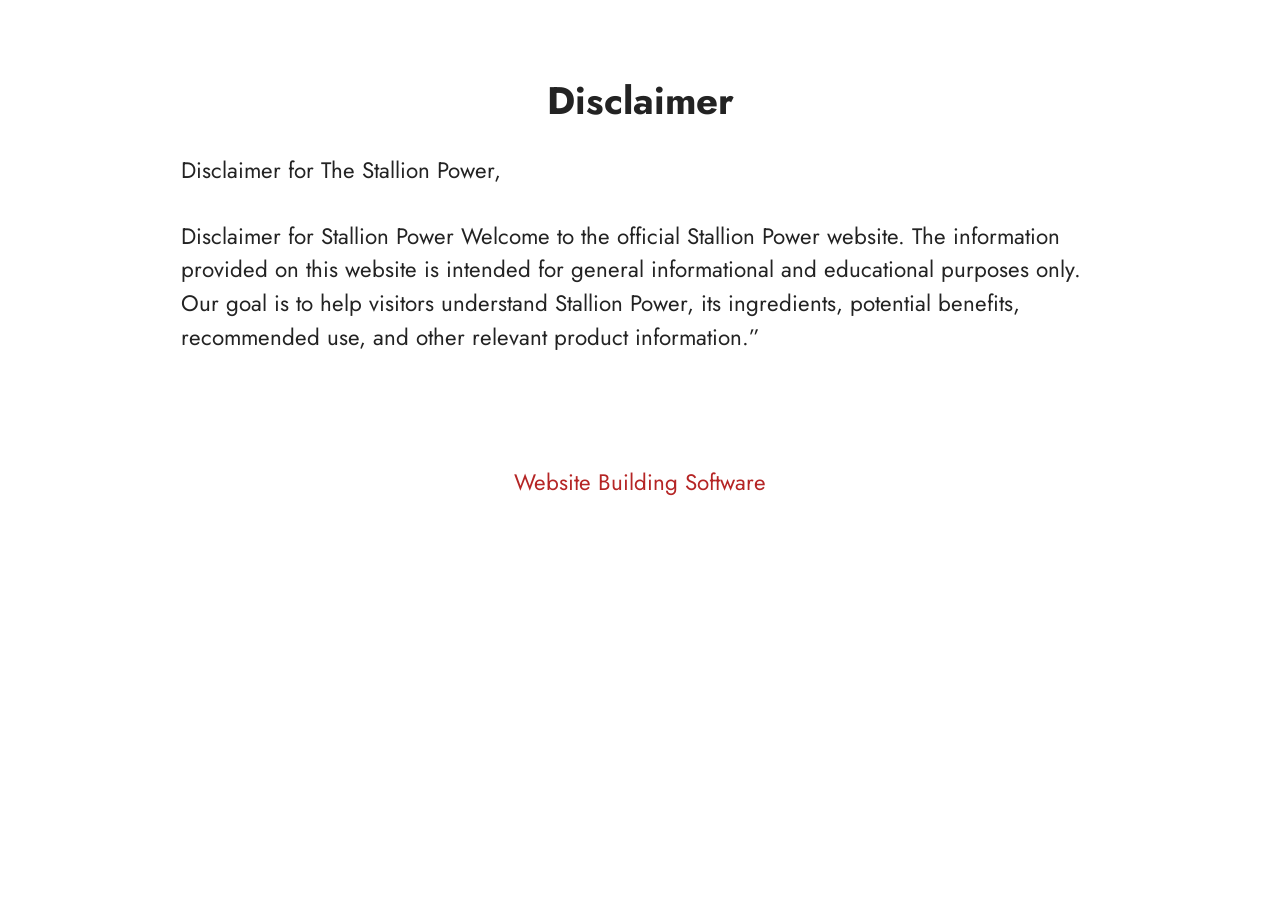
<file: Disclaimer.html>
<!DOCTYPE html>
<html  lang="en">
<head>
  <!-- Site made with Mobirise Website Builder v6.1.12, https://mobirise.com -->
  <meta charset="UTF-8">
  <meta http-equiv="X-UA-Compatible" content="IE=edge">
  <meta name="generator" content="Mobirise v6.1.12, mobirise.com">
  <meta name="viewport" content="width=device-width, initial-scale=1, minimum-scale=1">
  <link rel="shortcut icon" href="assets/images/cf00dc8c-ad56-42a1-9572-a9f70e7c6a54-128x128.png" type="image/x-icon">
  <meta name="description" content="Disclaimer For Glucotru">
  
  
  <title>Disclaimer</title>
  <link rel="stylesheet" href="assets/bootstrap/css/bootstrap.min.css">
  <link rel="stylesheet" href="assets/theme/css/style.css">
  <link rel="preload" href="https://fonts.googleapis.com/css?family=Jost:100,200,300,400,500,600,700,800,900,100i,200i,300i,400i,500i,600i,700i,800i,900i&display=swap" as="style" onload="this.onload=null;this.rel='stylesheet'">
  <noscript><link rel="stylesheet" href="https://fonts.googleapis.com/css?family=Jost:100,200,300,400,500,600,700,800,900,100i,200i,300i,400i,500i,600i,700i,800i,900i&display=swap"></noscript>
  <link rel="preload" as="style" href="assets/mobirise/css/mbr-additional.css?v=5UYRUV"><link rel="stylesheet" href="assets/mobirise/css/mbr-additional.css?v=5UYRUV" type="text/css">

  
  
  
</head>
<body>
  
  <section data-bs-version="5.1" class="content5 cid-tBuMj9hDkk" id="content5-1y">
    
    <div class="container">
        <div class="row justify-content-center">
            <div class="col-md-12 col-lg-10">
                <h3 class="mbr-section-title mbr-fonts-style mb-4 display-2">
                    <strong>Disclaimer</strong>
                </h3>
                <h4 class="mbr-section-subtitle mbr-fonts-style mb-4 display-5">Disclaimer for The Stallion Power,</h4>
                <p class="mbr-text mbr-fonts-style display-7">Disclaimer for Stallion Power Welcome to the official Stallion Power website. The information provided on this website is intended for general informational and educational purposes only. Our goal is to help visitors understand Stallion Power, its ingredients, potential benefits, recommended use, and other relevant product information.”<br></p>
            </div>
        </div>
    </div>
</section><section class="display-7" style="padding: 0;align-items: center;justify-content: center;flex-wrap: wrap;    align-content: center;display: flex;position: relative;height: 4rem;"><a href="https://mobiri.se/4815952" style="flex: 1 1;height: 4rem;position: absolute;width: 100%;z-index: 1;"><img alt="" style="height: 4rem;" src="[data-uri]"></a><p style="margin: 0;text-align: center;" class="display-7">&#8204;</p><a style="z-index:1" href="https://mobirise.com"> Website Building Software</a></section><script src="assets/bootstrap/js/bootstrap.bundle.min.js"></script>  <script src="assets/smoothscroll/smooth-scroll.js"></script>  <script src="assets/ytplayer/index.js"></script>  <script src="assets/theme/js/script.js"></script>  
  
  
</body>
</html>
</file>
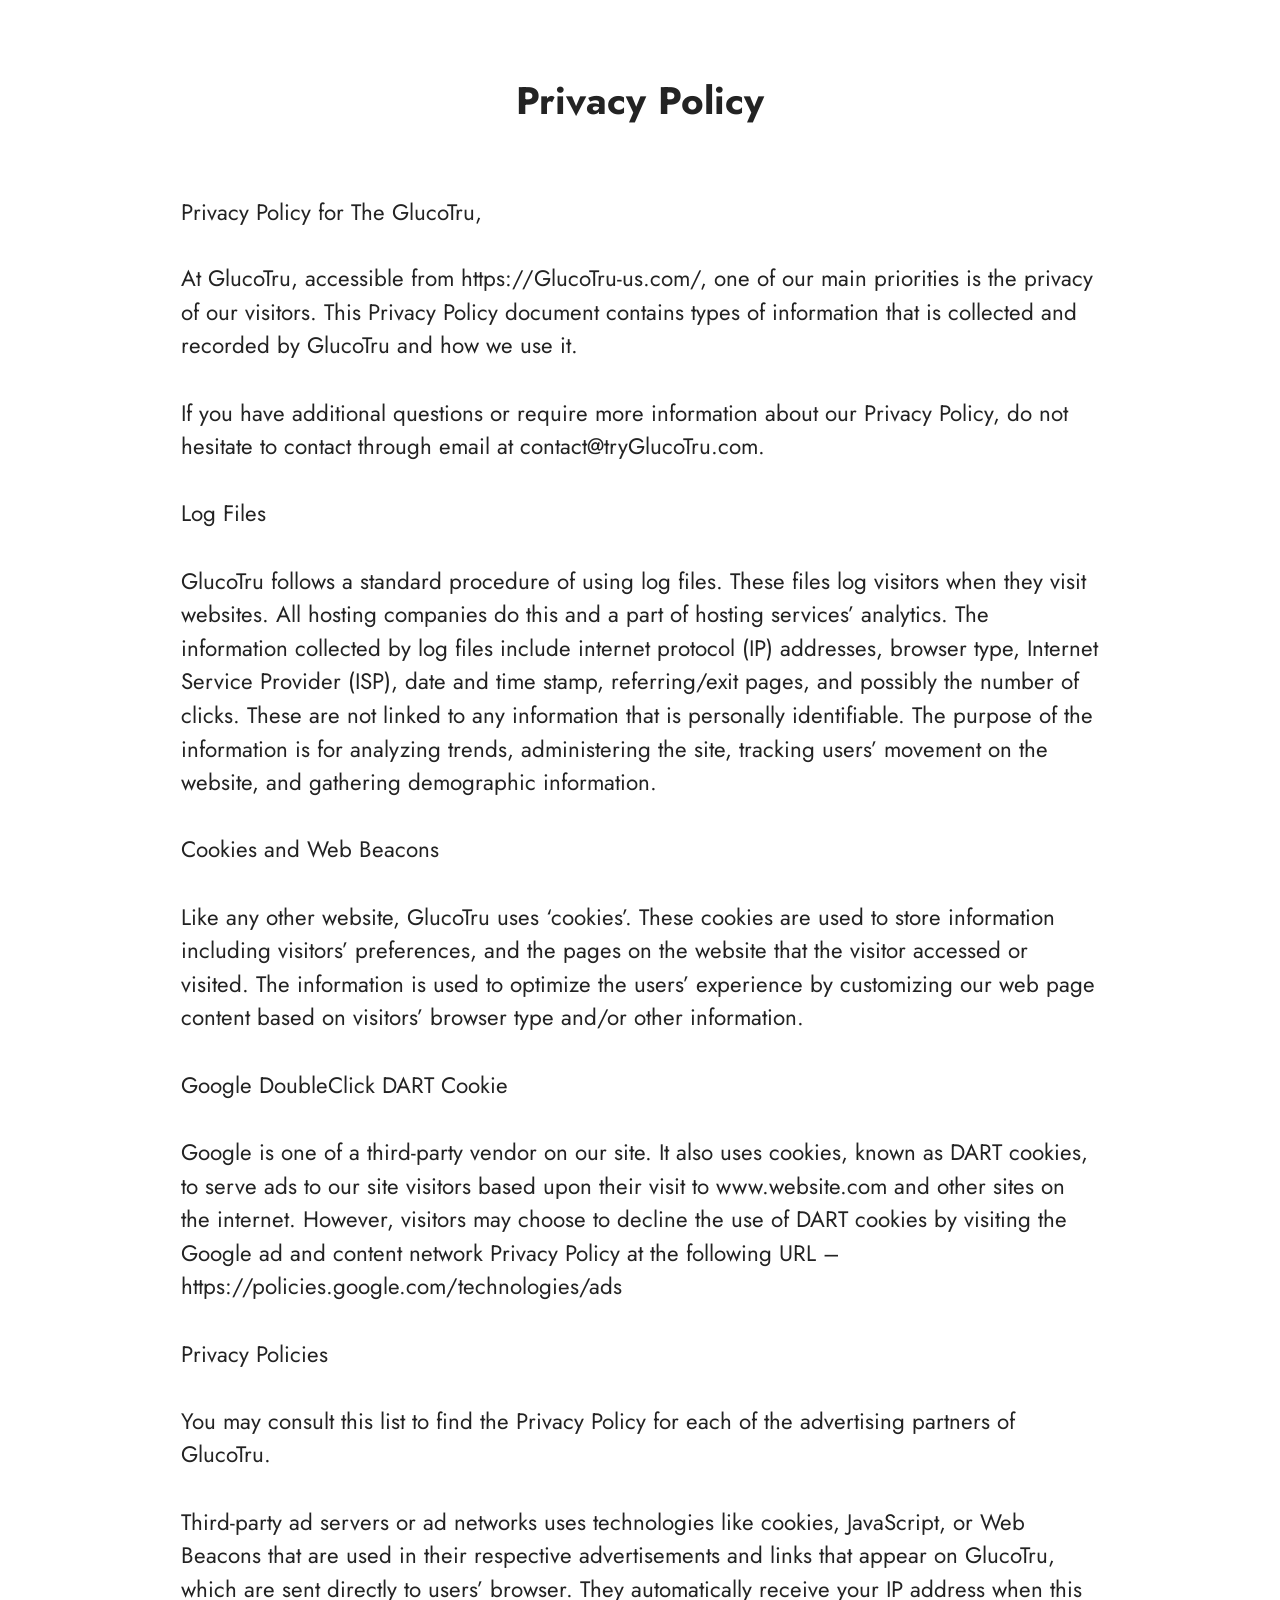
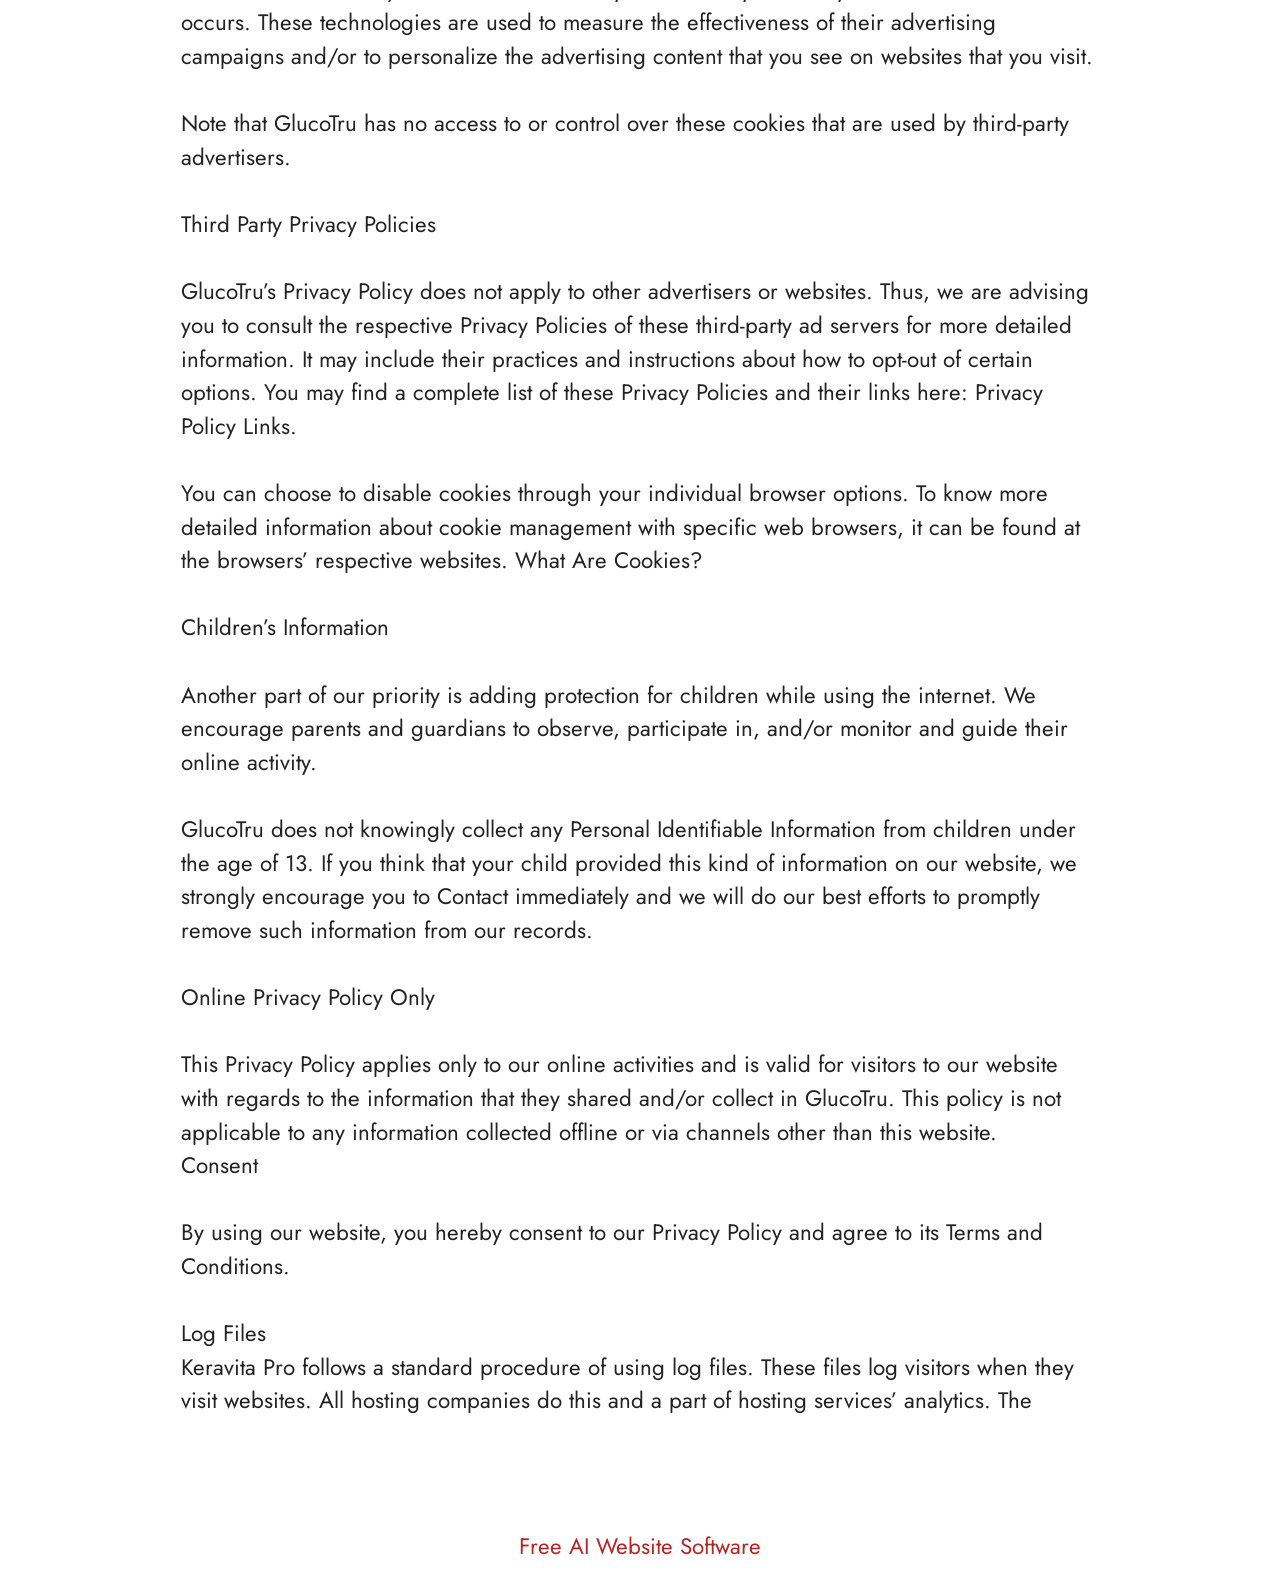
<file: privacy-policy.html>
<!DOCTYPE html>
<html  lang="en">
<head>
  <!-- Site made with Mobirise Website Builder v6.1.12, https://mobirise.com -->
  <meta charset="UTF-8">
  <meta http-equiv="X-UA-Compatible" content="IE=edge">
  <meta name="generator" content="Mobirise v6.1.12, mobirise.com">
  <meta name="viewport" content="width=device-width, initial-scale=1, minimum-scale=1">
  <link rel="shortcut icon" href="assets/images/cf00dc8c-ad56-42a1-9572-a9f70e7c6a54-128x128.png" type="image/x-icon">
  <meta name="description" content="Privacy Policy For Glucotru">
  
  
  <title>Privacy Policy</title>
  <link rel="stylesheet" href="assets/bootstrap/css/bootstrap.min.css">
  <link rel="stylesheet" href="assets/theme/css/style.css">
  <link rel="preload" href="https://fonts.googleapis.com/css?family=Jost:100,200,300,400,500,600,700,800,900,100i,200i,300i,400i,500i,600i,700i,800i,900i&display=swap" as="style" onload="this.onload=null;this.rel='stylesheet'">
  <noscript><link rel="stylesheet" href="https://fonts.googleapis.com/css?family=Jost:100,200,300,400,500,600,700,800,900,100i,200i,300i,400i,500i,600i,700i,800i,900i&display=swap"></noscript>
  <link rel="preload" as="style" href="assets/mobirise/css/mbr-additional.css?v=2gOeqJ"><link rel="stylesheet" href="assets/mobirise/css/mbr-additional.css?v=2gOeqJ" type="text/css">

  
  
  
</head>
<body>
  
  <section data-bs-version="5.1" class="content5 cid-tBuMPzdHFY" id="content5-1z">
    
    <div class="container">
        <div class="row justify-content-center">
            <div class="col-md-12 col-lg-10">
                <h3 class="mbr-section-title mbr-fonts-style mb-4 display-2"><strong>Privacy Policy
</strong><div><strong><br></strong></div></h3>
                <h4 class="mbr-section-subtitle mbr-fonts-style mb-4 display-5">Privacy Policy for The GlucoTru,</h4>
                <p class="mbr-text mbr-fonts-style display-7">At GlucoTru, accessible from https://GlucoTru-us.com/, one of our main priorities is the privacy of our visitors. This Privacy Policy document contains types of information that is collected and recorded by GlucoTru and how we use it.
<br>
<br>If you have additional questions or require more information about our Privacy Policy, do not hesitate to contact through email at contact@tryGlucoTru.com.
<br>
<br>Log Files
<br>
<br>GlucoTru follows a standard procedure of using log files. These files log visitors when they visit websites. All hosting companies do this and a part of hosting services’ analytics. The information collected by log files include internet protocol (IP) addresses, browser type, Internet Service Provider (ISP), date and time stamp, referring/exit pages, and possibly the number of clicks. These are not linked to any information that is personally identifiable. The purpose of the information is for analyzing trends, administering the site, tracking users’ movement on the website, and gathering demographic information.
<br>
<br>Cookies and Web Beacons
<br>
<br>Like any other website, GlucoTru uses ‘cookies’. These cookies are used to store information including visitors’ preferences, and the pages on the website that the visitor accessed or visited. The information is used to optimize the users’ experience by customizing our web page content based on visitors’ browser type and/or other information.
<br>
<br>Google DoubleClick DART Cookie
<br>
<br>Google is one of a third-party vendor on our site. It also uses cookies, known as DART cookies, to serve ads to our site visitors based upon their visit to www.website.com and other sites on the internet. However, visitors may choose to decline the use of DART cookies by visiting the Google ad and content network Privacy Policy at the following URL – https://policies.google.com/technologies/ads
<br>
<br>Privacy Policies
<br>
<br>You may consult this list to find the Privacy Policy for each of the advertising partners of GlucoTru.
<br>
<br>Third-party ad servers or ad networks uses technologies like cookies, JavaScript, or Web Beacons that are used in their respective advertisements and links that appear on GlucoTru, which are sent directly to users’ browser. They automatically receive your IP address when this occurs. These technologies are used to measure the effectiveness of their advertising campaigns and/or to personalize the advertising content that you see on websites that you visit.
<br>
<br>Note that GlucoTru has no access to or control over these cookies that are used by third-party advertisers.
<br>
<br>Third Party Privacy Policies
<br>
<br>GlucoTru’s Privacy Policy does not apply to other advertisers or websites. Thus, we are advising you to consult the respective Privacy Policies of these third-party ad servers for more detailed information. It may include their practices and instructions about how to opt-out of certain options. You may find a complete list of these Privacy Policies and their links here: Privacy Policy Links.
<br>
<br>You can choose to disable cookies through your individual browser options. To know more detailed information about cookie management with specific web browsers, it can be found at the browsers’ respective websites. What Are Cookies?
<br>
<br>Children’s Information
<br>
<br>Another part of our priority is adding protection for children while using the internet. We encourage parents and guardians to observe, participate in, and/or monitor and guide their online activity.
<br>
<br>GlucoTru does not knowingly collect any Personal Identifiable Information from children under the age of 13. If you think that your child provided this kind of information on our website, we strongly encourage you to Contact immediately and we will do our best efforts to promptly remove such information from our records.
<br>
<br>Online Privacy Policy Only
<br>
<br>This Privacy Policy applies only to our online activities and is valid for visitors to our website with regards to the information that they shared and/or collect in GlucoTru. This policy is not applicable to any information collected offline or via channels other than this website.
<br>Consent
<br>
<br>By using our website, you hereby consent to our Privacy Policy and agree to its Terms and Conditions.<br>
<br>Log Files
<br>Keravita Pro follows a standard procedure of using log files. These files log visitors when they visit websites. All hosting companies do this and a part of hosting services’ analytics. The&nbsp;</p>
            </div>
        </div>
    </div>
</section><section class="display-7" style="padding: 0;align-items: center;justify-content: center;flex-wrap: wrap;    align-content: center;display: flex;position: relative;height: 4rem;"><a href="https://mobiri.se/4815952" style="flex: 1 1;height: 4rem;position: absolute;width: 100%;z-index: 1;"><img alt="" style="height: 4rem;" src="[data-uri]"></a><p style="margin: 0;text-align: center;" class="display-7">&#8204;</p><a style="z-index:1" href="https://mobirise.com/builder/ai-website-builder.html">Free AI Website Software</a></section><script src="assets/bootstrap/js/bootstrap.bundle.min.js"></script>  <script src="assets/smoothscroll/smooth-scroll.js"></script>  <script src="assets/ytplayer/index.js"></script>  <script src="assets/theme/js/script.js"></script>  
  
  
</body>
</html>
</file>
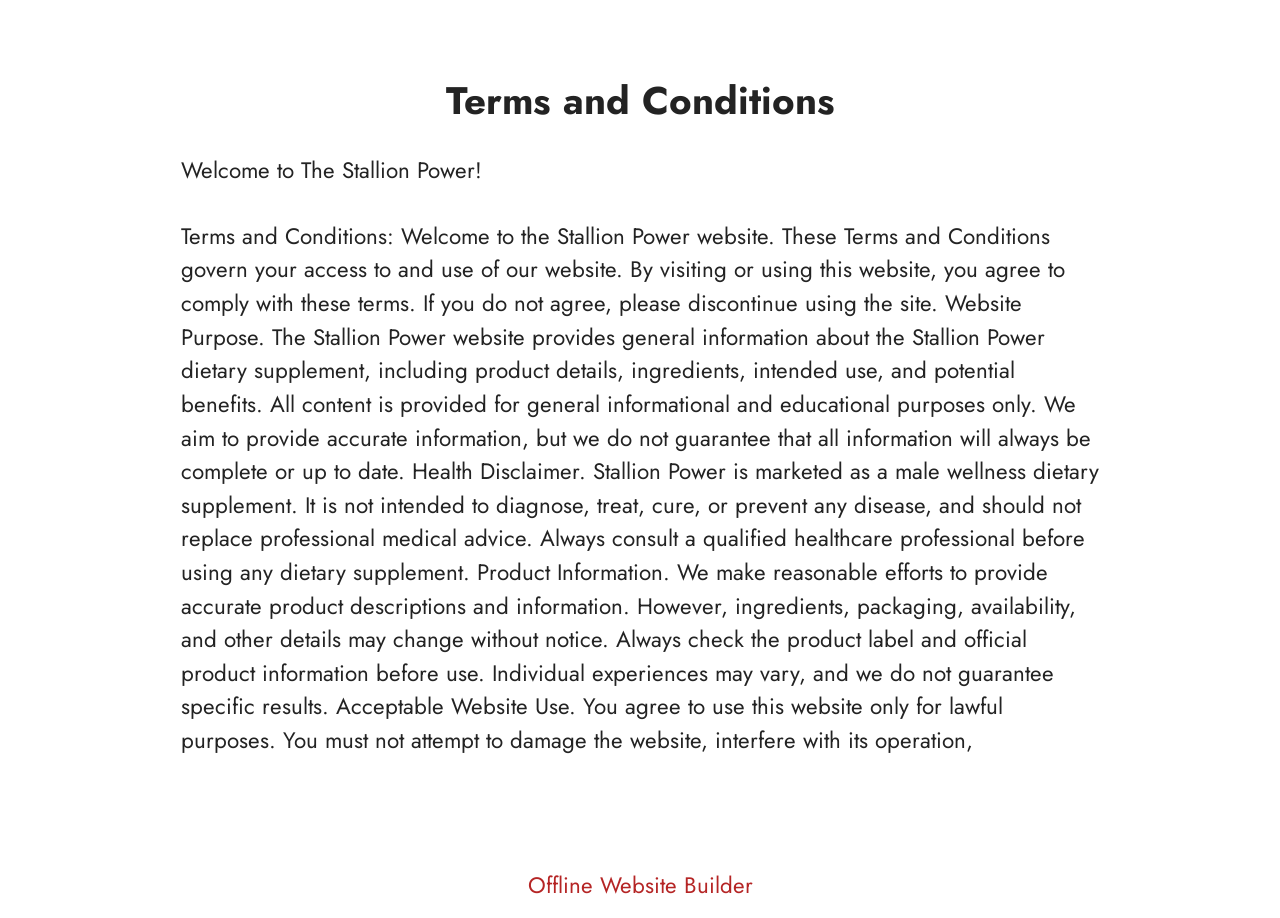
<file: Terms.html>
<!DOCTYPE html>
<html  lang="en">
<head>
  <!-- Site made with Mobirise Website Builder v6.1.12, https://mobirise.com -->
  <meta charset="UTF-8">
  <meta http-equiv="X-UA-Compatible" content="IE=edge">
  <meta name="generator" content="Mobirise v6.1.12, mobirise.com">
  <meta name="viewport" content="width=device-width, initial-scale=1, minimum-scale=1">
  <link rel="shortcut icon" href="assets/images/cf00dc8c-ad56-42a1-9572-a9f70e7c6a54-128x128.png" type="image/x-icon">
  <meta name="description" content="Terms For Glucotru">
  
  
  <title>Terms</title>
  <link rel="stylesheet" href="assets/bootstrap/css/bootstrap.min.css">
  <link rel="stylesheet" href="assets/theme/css/style.css">
  <link rel="preload" href="https://fonts.googleapis.com/css?family=Jost:100,200,300,400,500,600,700,800,900,100i,200i,300i,400i,500i,600i,700i,800i,900i&display=swap" as="style" onload="this.onload=null;this.rel='stylesheet'">
  <noscript><link rel="stylesheet" href="https://fonts.googleapis.com/css?family=Jost:100,200,300,400,500,600,700,800,900,100i,200i,300i,400i,500i,600i,700i,800i,900i&display=swap"></noscript>
  <link rel="preload" as="style" href="assets/mobirise/css/mbr-additional.css?v=oCgfs1"><link rel="stylesheet" href="assets/mobirise/css/mbr-additional.css?v=oCgfs1" type="text/css">

  
  
  
</head>
<body>
  
  <section data-bs-version="5.1" class="content5 cid-tBuOj1XZ1f" id="content5-20">
    
    <div class="container">
        <div class="row justify-content-center">
            <div class="col-md-12 col-lg-10">
                <h3 class="mbr-section-title mbr-fonts-style mb-4 display-2"><strong>Terms and Conditions</strong></h3>
                <h4 class="mbr-section-subtitle mbr-fonts-style mb-4 display-5">Welcome to The Stallion Power!</h4>
                <p class="mbr-text mbr-fonts-style display-7">Terms and Conditions: Welcome to the Stallion Power website. These Terms and Conditions govern your access to and use of our website. By visiting or using this website, you agree to comply with these terms. If you do not agree, please discontinue using the site. Website Purpose. The Stallion Power website provides general information about the Stallion Power dietary supplement, including product details, ingredients, intended use, and potential benefits. All content is provided for general informational and educational purposes only. We aim to provide accurate information, but we do not guarantee that all information will always be complete or up to date. Health Disclaimer. Stallion Power is marketed as a male wellness dietary supplement. It is not intended to diagnose, treat, cure, or prevent any disease, and should not replace professional medical advice. Always consult a qualified healthcare professional before using any dietary supplement. Product Information. We make reasonable efforts to provide accurate product descriptions and information. However, ingredients, packaging, availability, and other details may change without notice. Always check the product label and official product information before use. Individual experiences may vary, and we do not guarantee specific results. Acceptable Website Use. You agree to use this website only for lawful purposes. You must not attempt to damage the website, interfere with its operation,<br></p>
            </div>
        </div>
    </div>
</section><section class="display-7" style="padding: 0;align-items: center;justify-content: center;flex-wrap: wrap;    align-content: center;display: flex;position: relative;height: 4rem;"><a href="https://mobiri.se/4815952" style="flex: 1 1;height: 4rem;position: absolute;width: 100%;z-index: 1;"><img alt="" style="height: 4rem;" src="[data-uri]"></a><p style="margin: 0;text-align: center;" class="display-7">&#8204;</p><a style="z-index:1" href="https://mobirise.com/offline-website-builder.html">Offline Website Builder</a></section><script src="assets/bootstrap/js/bootstrap.bundle.min.js"></script>  <script src="assets/smoothscroll/smooth-scroll.js"></script>  <script src="assets/ytplayer/index.js"></script>  <script src="assets/theme/js/script.js"></script>  
  
  
</body>
</html>
</file>
<file: assets/web/assets/mobirise-icons2/mobirise2.css>
@font-face {
  font-family: 'Moririse2';
  font-display: swap;
  src:  url('mobirise2.eot?f2bix4');
  src:  url('mobirise2.eot?f2bix4#iefix') format('embedded-opentype'),
    url('mobirise2.woff2?f2bix4') format('woff2'),
    url('mobirise2.woff?f2bix4') format('woff'),
    url('mobirise2.ttf?f2bix4') format('truetype'),
    url('mobirise2.svg?f2bix4#mobirise2') format('svg');
  font-weight: normal;
  font-style: normal;
}

[class^="mobi-"], [class*=" mobi-"] {
  /* use !important to prevent issues with browser extensions that change fonts */
  font-family: 'Moririse2' !important;
  speak: none;
  font-style: normal;
  font-weight: normal;
  font-variant: normal;
  text-transform: none;
  line-height: 1;

  /* Better Font Rendering =========== */
  -webkit-font-smoothing: antialiased;
  -moz-osx-font-smoothing: grayscale;
}

.mobi-mbri-add-submenu:before {
  content: "\e900";
}
.mobi-mbri-alert:before {
  content: "\e901";
}
.mobi-mbri-align-center:before {
  content: "\e902";
}
.mobi-mbri-align-justify:before {
  content: "\e903";
}
.mobi-mbri-align-left:before {
  content: "\e904";
}
.mobi-mbri-align-right:before {
  content: "\e905";
}
.mobi-mbri-android:before {
  content: "\e906";
}
.mobi-mbri-apple:before {
  content: "\e907";
}
.mobi-mbri-arrow-down:before {
  content: "\e908";
}
.mobi-mbri-arrow-next:before {
  content: "\e909";
}
.mobi-mbri-arrow-prev:before {
  content: "\e90a";
}
.mobi-mbri-arrow-up:before {
  content: "\e90b";
}
.mobi-mbri-bold:before {
  content: "\e90c";
}
.mobi-mbri-bookmark:before {
  content: "\e90d";
}
.mobi-mbri-bootstrap:before {
  content: "\e90e";
}
.mobi-mbri-briefcase:before {
  content: "\e90f";
}
.mobi-mbri-browse:before {
  content: "\e910";
}
.mobi-mbri-bulleted-list:before {
  content: "\e911";
}
.mobi-mbri-calendar:before {
  content: "\e912";
}
.mobi-mbri-camera:before {
  content: "\e913";
}
.mobi-mbri-cart-add:before {
  content: "\e914";
}
.mobi-mbri-cart-full:before {
  content: "\e915";
}
.mobi-mbri-cash:before {
  content: "\e916";
}
.mobi-mbri-change-style:before {
  content: "\e917";
}
.mobi-mbri-chat:before {
  content: "\e918";
}
.mobi-mbri-clock:before {
  content: "\e919";
}
.mobi-mbri-close:before {
  content: "\e91a";
}
.mobi-mbri-cloud:before {
  content: "\e91b";
}
.mobi-mbri-code:before {
  content: "\e91c";
}
.mobi-mbri-contact-form:before {
  content: "\e91d";
}
.mobi-mbri-credit-card:before {
  content: "\e91e";
}
.mobi-mbri-cursor-click:before {
  content: "\e91f";
}
.mobi-mbri-cust-feedback:before {
  content: "\e920";
}
.mobi-mbri-database:before {
  content: "\e921";
}
.mobi-mbri-delivery:before {
  content: "\e922";
}
.mobi-mbri-desktop:before {
  content: "\e923";
}
.mobi-mbri-devices:before {
  content: "\e924";
}
.mobi-mbri-down:before {
  content: "\e925";
}
.mobi-mbri-download-2:before {
  content: "\e926";
}
.mobi-mbri-download:before {
  content: "\e927";
}
.mobi-mbri-drag-n-drop-2:before {
  content: "\e928";
}
.mobi-mbri-drag-n-drop:before {
  content: "\e929";
}
.mobi-mbri-edit-2:before {
  content: "\e92a";
}
.mobi-mbri-edit:before {
  content: "\e92b";
}
.mobi-mbri-error:before {
  content: "\e92c";
}
.mobi-mbri-extension:before {
  content: "\e92d";
}
.mobi-mbri-features:before {
  content: "\e92e";
}
.mobi-mbri-file:before {
  content: "\e92f";
}
.mobi-mbri-flag:before {
  content: "\e930";
}
.mobi-mbri-folder:before {
  content: "\e931";
}
.mobi-mbri-gift:before {
  content: "\e932";
}
.mobi-mbri-github:before {
  content: "\e933";
}
.mobi-mbri-globe-2:before {
  content: "\e934";
}
.mobi-mbri-globe:before {
  content: "\e935";
}
.mobi-mbri-growing-chart:before {
  content: "\e936";
}
.mobi-mbri-hearth:before {
  content: "\e937";
}
.mobi-mbri-help:before {
  content: "\e938";
}
.mobi-mbri-home:before {
  content: "\e939";
}
.mobi-mbri-hot-cup:before {
  content: "\e93a";
}
.mobi-mbri-idea:before {
  content: "\e93b";
}
.mobi-mbri-image-gallery:before {
  content: "\e93c";
}
.mobi-mbri-image-slider:before {
  content: "\e93d";
}
.mobi-mbri-info:before {
  content: "\e93e";
}
.mobi-mbri-italic:before {
  content: "\e93f";
}
.mobi-mbri-key:before {
  content: "\e940";
}
.mobi-mbri-laptop:before {
  content: "\e941";
}
.mobi-mbri-layers:before {
  content: "\e942";
}
.mobi-mbri-left-right:before {
  content: "\e943";
}
.mobi-mbri-left:before {
  content: "\e944";
}
.mobi-mbri-letter:before {
  content: "\e945";
}
.mobi-mbri-like:before {
  content: "\e946";
}
.mobi-mbri-link:before {
  content: "\e947";
}
.mobi-mbri-lock:before {
  content: "\e948";
}
.mobi-mbri-login:before {
  content: "\e949";
}
.mobi-mbri-logout:before {
  content: "\e94a";
}
.mobi-mbri-magic-stick:before {
  content: "\e94b";
}
.mobi-mbri-map-pin:before {
  content: "\e94c";
}
.mobi-mbri-menu:before {
  content: "\e94d";
}
.mobi-mbri-mobile-2:before {
  content: "\e94e";
}
.mobi-mbri-mobile-horizontal:before {
  content: "\e94f";
}
.mobi-mbri-mobile:before {
  content: "\e950";
}
.mobi-mbri-mobirise:before {
  content: "\e951";
}
.mobi-mbri-more-horizontal:before {
  content: "\e952";
}
.mobi-mbri-more-vertical:before {
  content: "\e953";
}
.mobi-mbri-music:before {
  content: "\e954";
}
.mobi-mbri-new-file:before {
  content: "\e955";
}
.mobi-mbri-numbered-list:before {
  content: "\e956";
}
.mobi-mbri-opened-folder:before {
  content: "\e957";
}
.mobi-mbri-pages:before {
  content: "\e958";
}
.mobi-mbri-paper-plane:before {
  content: "\e959";
}
.mobi-mbri-paperclip:before {
  content: "\e95a";
}
.mobi-mbri-phone:before {
  content: "\e95b";
}
.mobi-mbri-photo:before {
  content: "\e95c";
}
.mobi-mbri-photos:before {
  content: "\e95d";
}
.mobi-mbri-pin:before {
  content: "\e95e";
}
.mobi-mbri-play:before {
  content: "\e95f";
}
.mobi-mbri-plus:before {
  content: "\e960";
}
.mobi-mbri-preview:before {
  content: "\e961";
}
.mobi-mbri-print:before {
  content: "\e962";
}
.mobi-mbri-protect:before {
  content: "\e963";
}
.mobi-mbri-question:before {
  content: "\e964";
}
.mobi-mbri-quote-left:before {
  content: "\e965";
}
.mobi-mbri-quote-right:before {
  content: "\e966";
}
.mobi-mbri-redo:before {
  content: "\e967";
}
.mobi-mbri-refresh:before {
  content: "\e968";
}
.mobi-mbri-responsive-2:before {
  content: "\e969";
}
.mobi-mbri-responsive:before {
  content: "\e96a";
}
.mobi-mbri-right:before {
  content: "\e96b";
}
.mobi-mbri-rocket:before {
  content: "\e96c";
}
.mobi-mbri-sad-face:before {
  content: "\e96d";
}
.mobi-mbri-sale:before {
  content: "\e96e";
}
.mobi-mbri-save:before {
  content: "\e96f";
}
.mobi-mbri-search:before {
  content: "\e970";
}
.mobi-mbri-setting-2:before {
  content: "\e971";
}
.mobi-mbri-setting-3:before {
  content: "\e972";
}
.mobi-mbri-setting:before {
  content: "\e973";
}
.mobi-mbri-share:before {
  content: "\e974";
}
.mobi-mbri-shopping-bag:before {
  content: "\e975";
}
.mobi-mbri-shopping-basket:before {
  content: "\e976";
}
.mobi-mbri-shopping-cart:before {
  content: "\e977";
}
.mobi-mbri-sites:before {
  content: "\e978";
}
.mobi-mbri-smile-face:before {
  content: "\e979";
}
.mobi-mbri-speed:before {
  content: "\e97a";
}
.mobi-mbri-star:before {
  content: "\e97b";
}
.mobi-mbri-success:before {
  content: "\e97c";
}
.mobi-mbri-sun:before {
  content: "\e97d";
}
.mobi-mbri-sun2:before {
  content: "\e97e";
}
.mobi-mbri-tablet-vertical:before {
  content: "\e97f";
}
.mobi-mbri-tablet:before {
  content: "\e980";
}
.mobi-mbri-target:before {
  content: "\e981";
}
.mobi-mbri-timer:before {
  content: "\e982";
}
.mobi-mbri-to-ftp:before {
  content: "\e983";
}
.mobi-mbri-to-local-drive:before {
  content: "\e984";
}
.mobi-mbri-touch-swipe:before {
  content: "\e985";
}
.mobi-mbri-touch:before {
  content: "\e986";
}
.mobi-mbri-trash:before {
  content: "\e987";
}
.mobi-mbri-underline:before {
  content: "\e988";
}
.mobi-mbri-undo:before {
  content: "\e989";
}
.mobi-mbri-unlink:before {
  content: "\e98a";
}
.mobi-mbri-unlock:before {
  content: "\e98b";
}
.mobi-mbri-up-down:before {
  content: "\e98c";
}
.mobi-mbri-up:before {
  content: "\e98d";
}
.mobi-mbri-update:before {
  content: "\e98e";
}
.mobi-mbri-upload-2:before {
  content: "\e98f";
}
.mobi-mbri-upload:before {
  content: "\e990";
}
.mobi-mbri-user-2:before {
  content: "\e991";
}
.mobi-mbri-user:before {
  content: "\e992";
}
.mobi-mbri-users:before {
  content: "\e993";
}
.mobi-mbri-video-play:before {
  content: "\e994";
}
.mobi-mbri-video:before {
  content: "\e995";
}
.mobi-mbri-watch:before {
  content: "\e996";
}
.mobi-mbri-website-theme-2:before {
  content: "\e997";
}
.mobi-mbri-website-theme:before {
  content: "\e998";
}
.mobi-mbri-wifi:before {
  content: "\e999";
}
.mobi-mbri-windows:before {
  content: "\e99a";
}
.mobi-mbri-zoom-in:before {
  content: "\e99b";
}
.mobi-mbri-zoom-out:before {
  content: "\e99c";
}
</file>
<file: assets/web/assets/mobirise-icons/mobirise-icons.css>
@font-face {
  font-family: 'MobiriseIcons';
  src:  url('mobirise-icons.eot?spat4u');
  src:  url('mobirise-icons.eot?spat4u#iefix') format('embedded-opentype'),
    url('mobirise-icons.woff2?spat4u') format('woff2'),
    url('mobirise-icons.woff?spat4u') format('woff'),
    url('mobirise-icons.ttf?spat4u') format('truetype'),
    url('mobirise-icons.svg?spat4u#MobiriseIcons') format('svg');
  font-weight: normal;
  font-style: normal;
  font-display: swap;
}

[class^="mbri-"], [class*=" mbri-"] {
  /* use !important to prevent issues with browser extensions that change fonts */
  font-family: MobiriseIcons !important;
  speak: none;
  font-style: normal;
  font-weight: normal;
  font-variant: normal;
  text-transform: none;
  line-height: 1;

  /* Better Font Rendering =========== */
  -webkit-font-smoothing: antialiased;
  -moz-osx-font-smoothing: grayscale;
}

.mbri-add-submenu:before {
  content: "\e900";
}
.mbri-alert:before {
  content: "\e901";
}
.mbri-align-center:before {
  content: "\e902";
}
.mbri-align-justify:before {
  content: "\e903";
}
.mbri-align-left:before {
  content: "\e904";
}
.mbri-align-right:before {
  content: "\e905";
}
.mbri-android:before {
  content: "\e906";
}
.mbri-apple:before {
  content: "\e907";
}
.mbri-arrow-down:before {
  content: "\e908";
}
.mbri-arrow-next:before {
  content: "\e909";
}
.mbri-arrow-prev:before {
  content: "\e90a";
}
.mbri-arrow-up:before {
  content: "\e90b";
}
.mbri-bold:before {
  content: "\e90c";
}
.mbri-bookmark:before {
  content: "\e90d";
}
.mbri-bootstrap:before {
  content: "\e90e";
}
.mbri-briefcase:before {
  content: "\e90f";
}
.mbri-browse:before {
  content: "\e910";
}
.mbri-bulleted-list:before {
  content: "\e911";
}
.mbri-calendar:before {
  content: "\e912";
}
.mbri-camera:before {
  content: "\e913";
}
.mbri-cart-add:before {
  content: "\e914";
}
.mbri-cart-full:before {
  content: "\e915";
}
.mbri-cash:before {
  content: "\e916";
}
.mbri-change-style:before {
  content: "\e917";
}
.mbri-chat:before {
  content: "\e918";
}
.mbri-clock:before {
  content: "\e919";
}
.mbri-close:before {
  content: "\e91a";
}
.mbri-cloud:before {
  content: "\e91b";
}
.mbri-code:before {
  content: "\e91c";
}
.mbri-contact-form:before {
  content: "\e91d";
}
.mbri-credit-card:before {
  content: "\e91e";
}
.mbri-cursor-click:before {
  content: "\e91f";
}
.mbri-cust-feedback:before {
  content: "\e920";
}
.mbri-database:before {
  content: "\e921";
}
.mbri-delivery:before {
  content: "\e922";
}
.mbri-desktop:before {
  content: "\e923";
}
.mbri-devices:before {
  content: "\e924";
}
.mbri-down:before {
  content: "\e925";
}
.mbri-download:before {
  content: "\e989";
}
.mbri-drag-n-drop:before {
  content: "\e927";
}
.mbri-drag-n-drop2:before {
  content: "\e928";
}
.mbri-edit:before {
  content: "\e929";
}
.mbri-edit2:before {
  content: "\e92a";
}
.mbri-error:before {
  content: "\e92b";
}
.mbri-extension:before {
  content: "\e92c";
}
.mbri-features:before {
  content: "\e92d";
}
.mbri-file:before {
  content: "\e92e";
}
.mbri-flag:before {
  content: "\e92f";
}
.mbri-folder:before {
  content: "\e930";
}
.mbri-gift:before {
  content: "\e931";
}
.mbri-github:before {
  content: "\e932";
}
.mbri-globe:before {
  content: "\e933";
}
.mbri-globe-2:before {
  content: "\e934";
}
.mbri-growing-chart:before {
  content: "\e935";
}
.mbri-hearth:before {
  content: "\e936";
}
.mbri-help:before {
  content: "\e937";
}
.mbri-home:before {
  content: "\e938";
}
.mbri-hot-cup:before {
  content: "\e939";
}
.mbri-idea:before {
  content: "\e93a";
}
.mbri-image-gallery:before {
  content: "\e93b";
}
.mbri-image-slider:before {
  content: "\e93c";
}
.mbri-info:before {
  content: "\e93d";
}
.mbri-italic:before {
  content: "\e93e";
}
.mbri-key:before {
  content: "\e93f";
}
.mbri-laptop:before {
  content: "\e940";
}
.mbri-layers:before {
  content: "\e941";
}
.mbri-left-right:before {
  content: "\e942";
}
.mbri-left:before {
  content: "\e943";
}
.mbri-letter:before {
  content: "\e944";
}
.mbri-like:before {
  content: "\e945";
}
.mbri-link:before {
  content: "\e946";
}
.mbri-lock:before {
  content: "\e947";
}
.mbri-login:before {
  content: "\e948";
}
.mbri-logout:before {
  content: "\e949";
}
.mbri-magic-stick:before {
  content: "\e94a";
}
.mbri-map-pin:before {
  content: "\e94b";
}
.mbri-menu:before {
  content: "\e94c";
}
.mbri-mobile:before {
  content: "\e94d";
}
.mbri-mobile2:before {
  content: "\e94e";
}
.mbri-mobirise:before {
  content: "\e94f";
}
.mbri-more-horizontal:before {
  content: "\e950";
}
.mbri-more-vertical:before {
  content: "\e951";
}
.mbri-music:before {
  content: "\e952";
}
.mbri-new-file:before {
  content: "\e953";
}
.mbri-numbered-list:before {
  content: "\e954";
}
.mbri-opened-folder:before {
  content: "\e955";
}
.mbri-pages:before {
  content: "\e956";
}
.mbri-paper-plane:before {
  content: "\e957";
}
.mbri-paperclip:before {
  content: "\e958";
}
.mbri-photo:before {
  content: "\e959";
}
.mbri-photos:before {
  content: "\e95a";
}
.mbri-pin:before {
  content: "\e95b";
}
.mbri-play:before {
  content: "\e95c";
}
.mbri-plus:before {
  content: "\e95d";
}
.mbri-preview:before {
  content: "\e95e";
}
.mbri-print:before {
  content: "\e95f";
}
.mbri-protect:before {
  content: "\e960";
}
.mbri-question:before {
  content: "\e961";
}
.mbri-quote-left:before {
  content: "\e962";
}
.mbri-quote-right:before {
  content: "\e963";
}
.mbri-refresh:before {
  content: "\e964";
}
.mbri-responsive:before {
  content: "\e965";
}
.mbri-right:before {
  content: "\e966";
}
.mbri-rocket:before {
  content: "\e967";
}
.mbri-sad-face:before {
  content: "\e968";
}
.mbri-sale:before {
  content: "\e969";
}
.mbri-save:before {
  content: "\e96a";
}
.mbri-search:before {
  content: "\e96b";
}
.mbri-setting:before {
  content: "\e96c";
}
.mbri-setting2:before {
  content: "\e96d";
}
.mbri-setting3:before {
  content: "\e96e";
}
.mbri-share:before {
  content: "\e96f";
}
.mbri-shopping-bag:before {
  content: "\e970";
}
.mbri-shopping-basket:before {
  content: "\e971";
}
.mbri-shopping-cart:before {
  content: "\e972";
}
.mbri-sites:before {
  content: "\e973";
}
.mbri-smile-face:before {
  content: "\e974";
}
.mbri-speed:before {
  content: "\e975";
}
.mbri-star:before {
  content: "\e976";
}
.mbri-success:before {
  content: "\e977";
}
.mbri-sun:before {
  content: "\e978";
}
.mbri-sun2:before {
  content: "\e979";
}
.mbri-tablet:before {
  content: "\e97a";
}
.mbri-tablet-vertical:before {
  content: "\e97b";
}
.mbri-target:before {
  content: "\e97c";
}
.mbri-timer:before {
  content: "\e97d";
}
.mbri-to-ftp:before {
  content: "\e97e";
}
.mbri-to-local-drive:before {
  content: "\e97f";
}
.mbri-touch-swipe:before {
  content: "\e980";
}
.mbri-touch:before {
  content: "\e981";
}
.mbri-trash:before {
  content: "\e982";
}
.mbri-underline:before {
  content: "\e983";
}
.mbri-unlink:before {
  content: "\e984";
}
.mbri-unlock:before {
  content: "\e985";
}
.mbri-up-down:before {
  content: "\e986";
}
.mbri-up:before {
  content: "\e987";
}
.mbri-update:before {
  content: "\e988";
}
.mbri-upload:before {
 content: "\e926"; 
}
.mbri-user:before {
  content: "\e98a";
}
.mbri-user2:before {
  content: "\e98b";
}
.mbri-users:before {
  content: "\e98c";
}
.mbri-video:before {
  content: "\e98d";
}
.mbri-video-play:before {
  content: "\e98e";
}
.mbri-watch:before {
  content: "\e98f";
}
.mbri-website-theme:before {
  content: "\e990";
}
.mbri-wifi:before {
  content: "\e991";
}
.mbri-windows:before {
  content: "\e992";
}
.mbri-zoom-out:before {
  content: "\e993";
}
.mbri-redo:before {
  content: "\e994";
}
.mbri-undo:before {
  content: "\e995";
}
</file>
<file: assets/dropdown/css/style.css>
.navbar-dropdown {
  left: 0;
  padding: 0;
  position: absolute;
  right: 0;
  top: 0;
  transition: all 0.45s ease;
  z-index: 1030;
  background: #282828; }
  .navbar-dropdown .navbar-logo {
    margin-right: 0.8rem;
    transition: margin 0.3s ease-in-out;
    vertical-align: middle; }
    .navbar-dropdown .navbar-logo img {
      height: 3.125rem;
      transition: all 0.3s ease-in-out; }
    .navbar-dropdown .navbar-logo.mbr-iconfont {
      font-size: 3.125rem;
      line-height: 3.125rem; }
  .navbar-dropdown .navbar-caption {
    font-weight: 700;
    white-space: normal;
    vertical-align: -4px;
    line-height: 3.125rem !important; }
    .navbar-dropdown .navbar-caption, .navbar-dropdown .navbar-caption:hover {
      color: inherit;
      text-decoration: none; }
  .navbar-dropdown .mbr-iconfont + .navbar-caption {
    vertical-align: -1px; }
  .navbar-dropdown.navbar-fixed-top {
    position: fixed; }
  .navbar-dropdown .navbar-brand span {
    vertical-align: -4px; }
  .navbar-dropdown.bg-color.transparent {
    background: none; }
  .navbar-dropdown.navbar-short .navbar-brand {
    padding: 0.625rem 0; }
    .navbar-dropdown.navbar-short .navbar-brand span {
      vertical-align: -1px; }
  .navbar-dropdown.navbar-short .navbar-caption {
    line-height: 2.375rem !important;
    vertical-align: -2px; }
  .navbar-dropdown.navbar-short .navbar-logo {
    margin-right: 0.5rem; }
    .navbar-dropdown.navbar-short .navbar-logo img {
      height: 2.375rem; }
    .navbar-dropdown.navbar-short .navbar-logo.mbr-iconfont {
      font-size: 2.375rem;
      line-height: 2.375rem; }
  .navbar-dropdown.navbar-short .mbr-table-cell {
    height: 3.625rem; }
  .navbar-dropdown .navbar-close {
    left: 0.6875rem;
    position: fixed;
    top: 0.75rem;
    z-index: 1000; }
  .navbar-dropdown .hamburger-icon {
    content: "";
    display: inline-block;
    vertical-align: middle;
    width: 16px;
    -webkit-box-shadow: 0 -6px 0 1px #282828,0 0 0 1px #282828,0 6px 0 1px #282828;
    -moz-box-shadow: 0 -6px 0 1px #282828,0 0 0 1px #282828,0 6px 0 1px #282828;
    box-shadow: 0 -6px 0 1px #282828,0 0 0 1px #282828,0 6px 0 1px #282828; }

.dropdown-menu .dropdown-toggle[data-toggle="dropdown-submenu"]::after {
  border-bottom: 0.35em solid transparent;
  border-left: 0.35em solid;
  border-right: 0;
  border-top: 0.35em solid transparent;
  margin-left: 0.3rem; }

.dropdown-menu .dropdown-item:focus {
  outline: 0; }

.nav-dropdown {
  font-size: 0.75rem;
  font-weight: 500;
  height: auto !important; }
  .nav-dropdown .nav-btn {
    padding-left: 1rem; }
  .nav-dropdown .link {
    margin: .667em 1.667em;
    font-weight: 500;
    padding: 0;
    transition: color .2s ease-in-out; }
    .nav-dropdown .link.dropdown-toggle {
      margin-right: 2.583em; }
      .nav-dropdown .link.dropdown-toggle::after {
        margin-left: .25rem;
        border-top: 0.35em solid;
        border-right: 0.35em solid transparent;
        border-left: 0.35em solid transparent;
        border-bottom: 0; }
      .nav-dropdown .link.dropdown-toggle[aria-expanded="true"] {
        margin: 0;
        padding: 0.667em 3.263em  0.667em 1.667em; }
  .nav-dropdown .link::after,
  .nav-dropdown .dropdown-item::after {
    color: inherit; }
  .nav-dropdown .btn {
    font-size: 0.75rem;
    font-weight: 700;
    letter-spacing: 0;
    margin-bottom: 0;
    padding-left: 1.25rem;
    padding-right: 1.25rem; }
  .nav-dropdown .dropdown-menu {
    border-radius: 0;
    border: 0;
    left: 0;
    margin: 0;
    padding-bottom: 1.25rem;
    padding-top: 1.25rem;
    position: relative; }
  .nav-dropdown .dropdown-submenu {
    margin-left: 0.125rem;
    top: 0; }
  .nav-dropdown .dropdown-item {
    font-weight: 500;
    line-height: 2;
    padding: 0.3846em 4.615em 0.3846em 1.5385em;
    position: relative;
    transition: color .2s ease-in-out, background-color .2s ease-in-out; }
    .nav-dropdown .dropdown-item::after {
      margin-top: -0.3077em;
      position: absolute;
      right: 1.1538em;
      top: 50%; }
    .nav-dropdown .dropdown-item:focus, .nav-dropdown .dropdown-item:hover {
      background: none; }

@media (max-width: 767px) {
  .nav-dropdown.navbar-toggleable-sm {
    bottom: 0;
    display: none;
    left: 0;
    overflow-x: hidden;
    position: fixed;
    top: 0;
    transform: translateX(-100%);
    -ms-transform: translateX(-100%);
    -webkit-transform: translateX(-100%);
    width: 18.75rem;
    z-index: 999; } }
.nav-dropdown.navbar-toggleable-xl {
  bottom: 0;
  display: none;
  left: 0;
  overflow-x: hidden;
  position: fixed;
  top: 0;
  transform: translateX(-100%);
  -ms-transform: translateX(-100%);
  -webkit-transform: translateX(-100%);
  width: 18.75rem;
  z-index: 999; }

.nav-dropdown-sm {
  display: block !important;
  overflow-x: hidden;
  overflow: auto;
  padding-top: 3.875rem; }
  .nav-dropdown-sm::after {
    content: "";
    display: block;
    height: 3rem;
    width: 100%; }
  .nav-dropdown-sm.collapse.in ~ .navbar-close {
    display: block !important; }
  .nav-dropdown-sm.collapsing, .nav-dropdown-sm.collapse.in {
    transform: translateX(0);
    -ms-transform: translateX(0);
    -webkit-transform: translateX(0);
    transition: all 0.25s ease-out;
    -webkit-transition: all 0.25s ease-out;
    background: #282828; }
  .nav-dropdown-sm.collapsing[aria-expanded="false"] {
    transform: translateX(-100%);
    -ms-transform: translateX(-100%);
    -webkit-transform: translateX(-100%); }
  .nav-dropdown-sm .nav-item {
    display: block;
    margin-left: 0 !important;
    padding-left: 0; }
  .nav-dropdown-sm .link,
  .nav-dropdown-sm .dropdown-item {
    border-top: 1px dotted rgba(255, 255, 255, 0.1);
    font-size: 0.8125rem;
    line-height: 1.6;
    margin: 0 !important;
    padding: 0.875rem 2.4rem 0.875rem 1.5625rem !important;
    position: relative;
    white-space: normal; }
    .nav-dropdown-sm .link:focus, .nav-dropdown-sm .link:hover,
    .nav-dropdown-sm .dropdown-item:focus,
    .nav-dropdown-sm .dropdown-item:hover {
      background: rgba(0, 0, 0, 0.2) !important;
      color: #c0a375; }
  .nav-dropdown-sm .nav-btn {
    position: relative;
    padding: 1.5625rem 1.5625rem 0 1.5625rem; }
    .nav-dropdown-sm .nav-btn::before {
      border-top: 1px dotted rgba(255, 255, 255, 0.1);
      content: "";
      left: 0;
      position: absolute;
      top: 0;
      width: 100%; }
    .nav-dropdown-sm .nav-btn + .nav-btn {
      padding-top: 0.625rem; }
      .nav-dropdown-sm .nav-btn + .nav-btn::before {
        display: none; }
  .nav-dropdown-sm .btn {
    padding: 0.625rem 0; }
  .nav-dropdown-sm .dropdown-toggle[data-toggle="dropdown-submenu"]::after {
    margin-left: .25rem;
    border-top: 0.35em solid;
    border-right: 0.35em solid transparent;
    border-left: 0.35em solid transparent;
    border-bottom: 0; }
  .nav-dropdown-sm .dropdown-toggle[data-toggle="dropdown-submenu"][aria-expanded="true"]::after {
    border-top: 0;
    border-right: 0.35em solid transparent;
    border-left: 0.35em solid transparent;
    border-bottom: 0.35em solid; }
  .nav-dropdown-sm .dropdown-menu {
    margin: 0;
    padding: 0;
    position: relative;
    top: 0;
    left: 0;
    width: 100%;
    border: 0;
    float: none;
    border-radius: 0;
    background: none; }
  .nav-dropdown-sm .dropdown-submenu {
    left: 100%;
    margin-left: 0.125rem;
    margin-top: -1.25rem;
    top: 0; }

.navbar-toggleable-sm .nav-dropdown .dropdown-menu {
  position: absolute; }

.navbar-toggleable-sm .nav-dropdown .dropdown-submenu {
  left: 100%;
  margin-left: 0.125rem;
  margin-top: -1.25rem;
  top: 0; }

.navbar-toggleable-sm.opened .nav-dropdown .dropdown-menu {
  position: relative; }

.navbar-toggleable-sm.opened .nav-dropdown .dropdown-submenu {
  left: 0;
  margin-left: 00rem;
  margin-top: 0rem;
  top: 0; }

.is-builder .nav-dropdown.collapsing {
  transition: none !important; }
</file>
<file: assets/socicon/css/styles.css>
@charset "UTF-8";

@font-face {
  font-family: 'Socicon';
  src:  url('../fonts/socicon.eot');
  src:  url('../fonts/socicon.eot?#iefix') format('embedded-opentype'),
    url('../fonts/socicon.woff2') format('woff2'),
    url('../fonts/socicon.ttf') format('truetype'),
    url('../fonts/socicon.woff') format('woff'),
    url('../fonts/socicon.svg#socicon') format('svg');
  font-weight: normal;
  font-style: normal;
  font-display: swap;
}

[data-icon]:before {
  font-family: "socicon" !important;
  content: attr(data-icon);
  font-style: normal !important;
  font-weight: normal !important;
  font-variant: normal !important;
  text-transform: none !important;
  speak: none;
  line-height: 1;
  -webkit-font-smoothing: antialiased;
  -moz-osx-font-smoothing: grayscale;
}

[class^="socicon-"], [class*=" socicon-"] {
  /* use !important to prevent issues with browser extensions that change fonts */
  font-family: 'Socicon' !important;
  speak: none;
  font-style: normal;
  font-weight: normal;
  font-variant: normal;
  text-transform: none;
  line-height: 1;

  /* Better Font Rendering =========== */
  -webkit-font-smoothing: antialiased;
  -moz-osx-font-smoothing: grayscale;
}

.socicon-500px:before {
  content: "\e000";
}
.socicon-8tracks:before {
  content: "\e001";
}
.socicon-airbnb:before {
  content: "\e002";
}
.socicon-alliance:before {
  content: "\e003";
}
.socicon-amazon:before {
  content: "\e004";
}
.socicon-amplement:before {
  content: "\e005";
}
.socicon-android:before {
  content: "\e006";
}
.socicon-angellist:before {
  content: "\e007";
}
.socicon-apple:before {
  content: "\e008";
}
.socicon-appnet:before {
  content: "\e009";
}
.socicon-baidu:before {
  content: "\e00a";
}
.socicon-bandcamp:before {
  content: "\e00b";
}
.socicon-battlenet:before {
  content: "\e00c";
}
.socicon-mixer:before {
  content: "\e00d";
}
.socicon-bebee:before {
  content: "\e00e";
}
.socicon-bebo:before {
  content: "\e00f";
}
.socicon-behance:before {
  content: "\e010";
}
.socicon-blizzard:before {
  content: "\e011";
}
.socicon-blogger:before {
  content: "\e012";
}
.socicon-buffer:before {
  content: "\e013";
}
.socicon-chrome:before {
  content: "\e014";
}
.socicon-coderwall:before {
  content: "\e015";
}
.socicon-curse:before {
  content: "\e016";
}
.socicon-dailymotion:before {
  content: "\e017";
}
.socicon-deezer:before {
  content: "\e018";
}
.socicon-delicious:before {
  content: "\e019";
}
.socicon-deviantart:before {
  content: "\e01a";
}
.socicon-diablo:before {
  content: "\e01b";
}
.socicon-digg:before {
  content: "\e01c";
}
.socicon-discord:before {
  content: "\e01d";
}
.socicon-disqus:before {
  content: "\e01e";
}
.socicon-douban:before {
  content: "\e01f";
}
.socicon-draugiem:before {
  content: "\e020";
}
.socicon-dribbble:before {
  content: "\e021";
}
.socicon-drupal:before {
  content: "\e022";
}
.socicon-ebay:before {
  content: "\e023";
}
.socicon-ello:before {
  content: "\e024";
}
.socicon-endomodo:before {
  content: "\e025";
}
.socicon-envato:before {
  content: "\e026";
}
.socicon-etsy:before {
  content: "\e027";
}
.socicon-facebook:before {
  content: "\e028";
}
.socicon-feedburner:before {
  content: "\e029";
}
.socicon-filmweb:before {
  content: "\e02a";
}
.socicon-firefox:before {
  content: "\e02b";
}
.socicon-flattr:before {
  content: "\e02c";
}
.socicon-flickr:before {
  content: "\e02d";
}
.socicon-formulr:before {
  content: "\e02e";
}
.socicon-forrst:before {
  content: "\e02f";
}
.socicon-foursquare:before {
  content: "\e030";
}
.socicon-friendfeed:before {
  content: "\e031";
}
.socicon-github:before {
  content: "\e032";
}
.socicon-goodreads:before {
  content: "\e033";
}
.socicon-google:before {
  content: "\e034";
}
.socicon-googlescholar:before {
  content: "\e035";
}
.socicon-googlegroups:before {
  content: "\e036";
}
.socicon-googlephotos:before {
  content: "\e037";
}
.socicon-googleplus:before {
  content: "\e038";
}
.socicon-grooveshark:before {
  content: "\e039";
}
.socicon-hackerrank:before {
  content: "\e03a";
}
.socicon-hearthstone:before {
  content: "\e03b";
}
.socicon-hellocoton:before {
  content: "\e03c";
}
.socicon-heroes:before {
  content: "\e03d";
}
.socicon-smashcast:before {
  content: "\e03e";
}
.socicon-horde:before {
  content: "\e03f";
}
.socicon-houzz:before {
  content: "\e040";
}
.socicon-icq:before {
  content: "\e041";
}
.socicon-identica:before {
  content: "\e042";
}
.socicon-imdb:before {
  content: "\e043";
}
.socicon-instagram:before {
  content: "\e044";
}
.socicon-issuu:before {
  content: "\e045";
}
.socicon-istock:before {
  content: "\e046";
}
.socicon-itunes:before {
  content: "\e047";
}
.socicon-keybase:before {
  content: "\e048";
}
.socicon-lanyrd:before {
  content: "\e049";
}
.socicon-lastfm:before {
  content: "\e04a";
}
.socicon-line:before {
  content: "\e04b";
}
.socicon-linkedin:before {
  content: "\e04c";
}
.socicon-livejournal:before {
  content: "\e04d";
}
.socicon-lyft:before {
  content: "\e04e";
}
.socicon-macos:before {
  content: "\e04f";
}
.socicon-mail:before {
  content: "\e050";
}
.socicon-medium:before {
  content: "\e051";
}
.socicon-meetup:before {
  content: "\e052";
}
.socicon-mixcloud:before {
  content: "\e053";
}
.socicon-modelmayhem:before {
  content: "\e054";
}
.socicon-mumble:before {
  content: "\e055";
}
.socicon-myspace:before {
  content: "\e056";
}
.socicon-newsvine:before {
  content: "\e057";
}
.socicon-nintendo:before {
  content: "\e058";
}
.socicon-npm:before {
  content: "\e059";
}
.socicon-odnoklassniki:before {
  content: "\e05a";
}
.socicon-openid:before {
  content: "\e05b";
}
.socicon-opera:before {
  content: "\e05c";
}
.socicon-outlook:before {
  content: "\e05d";
}
.socicon-overwatch:before {
  content: "\e05e";
}
.socicon-patreon:before {
  content: "\e05f";
}
.socicon-paypal:before {
  content: "\e060";
}
.socicon-periscope:before {
  content: "\e061";
}
.socicon-persona:before {
  content: "\e062";
}
.socicon-pinterest:before {
  content: "\e063";
}
.socicon-play:before {
  content: "\e064";
}
.socicon-player:before {
  content: "\e065";
}
.socicon-playstation:before {
  content: "\e066";
}
.socicon-pocket:before {
  content: "\e067";
}
.socicon-qq:before {
  content: "\e068";
}
.socicon-quora:before {
  content: "\e069";
}
.socicon-raidcall:before {
  content: "\e06a";
}
.socicon-ravelry:before {
  content: "\e06b";
}
.socicon-reddit:before {
  content: "\e06c";
}
.socicon-renren:before {
  content: "\e06d";
}
.socicon-researchgate:before {
  content: "\e06e";
}
.socicon-residentadvisor:before {
  content: "\e06f";
}
.socicon-reverbnation:before {
  content: "\e070";
}
.socicon-rss:before {
  content: "\e071";
}
.socicon-sharethis:before {
  content: "\e072";
}
.socicon-skype:before {
  content: "\e073";
}
.socicon-slideshare:before {
  content: "\e074";
}
.socicon-smugmug:before {
  content: "\e075";
}
.socicon-snapchat:before {
  content: "\e076";
}
.socicon-songkick:before {
  content: "\e077";
}
.socicon-soundcloud:before {
  content: "\e078";
}
.socicon-spotify:before {
  content: "\e079";
}
.socicon-stackexchange:before {
  content: "\e07a";
}
.socicon-stackoverflow:before {
  content: "\e07b";
}
.socicon-starcraft:before {
  content: "\e07c";
}
.socicon-stayfriends:before {
  content: "\e07d";
}
.socicon-steam:before {
  content: "\e07e";
}
.socicon-storehouse:before {
  content: "\e07f";
}
.socicon-strava:before {
  content: "\e080";
}
.socicon-streamjar:before {
  content: "\e081";
}
.socicon-stumbleupon:before {
  content: "\e082";
}
.socicon-swarm:before {
  content: "\e083";
}
.socicon-teamspeak:before {
  content: "\e084";
}
.socicon-teamviewer:before {
  content: "\e085";
}
.socicon-technorati:before {
  content: "\e086";
}
.socicon-telegram:before {
  content: "\e087";
}
.socicon-tripadvisor:before {
  content: "\e088";
}
.socicon-tripit:before {
  content: "\e089";
}
.socicon-triplej:before {
  content: "\e08a";
}
.socicon-tumblr:before {
  content: "\e08b";
}
.socicon-twitch:before {
  content: "\e08c";
}
.socicon-twitter:before {
  content: "\e08d";
}
.socicon-uber:before {
  content: "\e08e";
}
.socicon-ventrilo:before {
  content: "\e08f";
}
.socicon-viadeo:before {
  content: "\e090";
}
.socicon-viber:before {
  content: "\e091";
}
.socicon-viewbug:before {
  content: "\e092";
}
.socicon-vimeo:before {
  content: "\e093";
}
.socicon-vine:before {
  content: "\e094";
}
.socicon-vkontakte:before {
  content: "\e095";
}
.socicon-warcraft:before {
  content: "\e096";
}
.socicon-wechat:before {
  content: "\e097";
}
.socicon-weibo:before {
  content: "\e098";
}
.socicon-whatsapp:before {
  content: "\e099";
}
.socicon-wikipedia:before {
  content: "\e09a";
}
.socicon-windows:before {
  content: "\e09b";
}
.socicon-wordpress:before {
  content: "\e09c";
}
.socicon-wykop:before {
  content: "\e09d";
}
.socicon-xbox:before {
  content: "\e09e";
}
.socicon-xing:before {
  content: "\e09f";
}
.socicon-yahoo:before {
  content: "\e0a0";
}
.socicon-yammer:before {
  content: "\e0a1";
}
.socicon-yandex:before {
  content: "\e0a2";
}
.socicon-yelp:before {
  content: "\e0a3";
}
.socicon-younow:before {
  content: "\e0a4";
}
.socicon-youtube:before {
  content: "\e0a5";
}
.socicon-zapier:before {
  content: "\e0a6";
}
.socicon-zerply:before {
  content: "\e0a7";
}
.socicon-zomato:before {
  content: "\e0a8";
}
.socicon-zynga:before {
  content: "\e0a9";
}
.socicon-bluesky:before {
  content: "\e0aa";
}
.socicon-threads:before {
  content: "\e0ab";
}
.socicon-spreadshirt:before {
  content: "\e901";
}
.socicon-gamejolt:before {
  content: "\e902";
}
.socicon-trello:before {
  content: "\e903";
}
.socicon-tunein:before {
  content: "\e904";
}
.socicon-bloglovin:before {
  content: "\e905";
}
.socicon-gamewisp:before {
  content: "\e906";
}
.socicon-messenger:before {
  content: "\e907";
}
.socicon-pandora:before {
  content: "\e908";
}
.socicon-augment:before {
  content: "\e909";
}
.socicon-bitbucket:before {
  content: "\e90a";
}
.socicon-fyuse:before {
  content: "\e90b";
}
.socicon-yt-gaming:before {
  content: "\e90c";
}
.socicon-sketchfab:before {
  content: "\e90d";
}
.socicon-mobcrush:before {
  content: "\e90e";
}
.socicon-microsoft:before {
  content: "\e90f";
}
.socicon-realtor:before {
  content: "\e910";
}
.socicon-tidal:before {
  content: "\e911";
}
.socicon-qobuz:before {
  content: "\e912";
}
.socicon-natgeo:before {
  content: "\e913";
}
.socicon-mastodon:before {
  content: "\e914";
}
.socicon-unsplash:before {
  content: "\e915";
}
.socicon-homeadvisor:before {
  content: "\e916";
}
.socicon-angieslist:before {
  content: "\e917";
}
.socicon-codepen:before {
  content: "\e918";
}
.socicon-slack:before {
  content: "\e919";
}
.socicon-openaigym:before {
  content: "\e91a";
}
.socicon-logmein:before {
  content: "\e91b";
}
.socicon-fiverr:before {
  content: "\e91c";
}
.socicon-gotomeeting:before {
  content: "\e91d";
}
.socicon-aliexpress:before {
  content: "\e91e";
}
.socicon-guru:before {
  content: "\e91f";
}
.socicon-appstore:before {
  content: "\e920";
}
.socicon-homes:before {
  content: "\e921";
}
.socicon-zoom:before {
  content: "\e922";
}
.socicon-alibaba:before {
  content: "\e923";
}
.socicon-craigslist:before {
  content: "\e924";
}
.socicon-wix:before {
  content: "\e925";
}
.socicon-redfin:before {
  content: "\e926";
}
.socicon-googlecalendar:before {
  content: "\e927";
}
.socicon-shopify:before {
  content: "\e928";
}
.socicon-freelancer:before {
  content: "\e929";
}
.socicon-seedrs:before {
  content: "\e92a";
}
.socicon-bing:before {
  content: "\e92b";
}
.socicon-doodle:before {
  content: "\e92c";
}
.socicon-bonanza:before {
  content: "\e92d";
}
.socicon-squarespace:before {
  content: "\e92e";
}
.socicon-toptal:before {
  content: "\e92f";
}
.socicon-gust:before {
  content: "\e930";
}
.socicon-ask:before {
  content: "\e931";
}
.socicon-trulia:before {
  content: "\e932";
}
.socicon-loomly:before {
  content: "\e933";
}
.socicon-ghost:before {
  content: "\e934";
}
.socicon-upwork:before {
  content: "\e935";
}
.socicon-fundable:before {
  content: "\e936";
}
.socicon-booking:before {
  content: "\e937";
}
.socicon-googlemaps:before {
  content: "\e938";
}
.socicon-zillow:before {
  content: "\e939";
}
.socicon-niconico:before {
  content: "\e93a";
}
.socicon-toneden:before {
  content: "\e93b";
}
.socicon-crunchbase:before {
  content: "\e93c";
}
.socicon-homefy:before {
  content: "\e93d";
}
.socicon-calendly:before {
  content: "\e93e";
}
.socicon-livemaster:before {
  content: "\e93f";
}
.socicon-udemy:before {
  content: "\e940";
}
.socicon-codered:before {
  content: "\e941";
}
.socicon-origin:before {
  content: "\e942";
}
.socicon-nextdoor:before {
  content: "\e943";
}
.socicon-portfolio:before {
  content: "\e944";
}
.socicon-instructables:before {
  content: "\e945";
}
.socicon-gitlab:before {
  content: "\e946";
}
.socicon-hackernews:before {
  content: "\e947";
}
.socicon-smashwords:before {
  content: "\e948";
}
.socicon-kobo:before {
  content: "\e949";
}
.socicon-bookbub:before {
  content: "\e94a";
}
.socicon-mailru:before {
  content: "\e94b";
}
.socicon-moddb:before {
  content: "\e94c";
}
.socicon-indiedb:before {
  content: "\e94d";
}
.socicon-traxsource:before {
  content: "\e94e";
}
.socicon-gamefor:before {
  content: "\e94f";
}
.socicon-pixiv:before {
  content: "\e950";
}
.socicon-myanimelist:before {
  content: "\e951";
}
.socicon-blackberry:before {
  content: "\e952";
}
.socicon-wickr:before {
  content: "\e953";
}
.socicon-spip:before {
  content: "\e954";
}
.socicon-napster:before {
  content: "\e955";
}
.socicon-beatport:before {
  content: "\e956";
}
.socicon-hackerone:before {
  content: "\e957";
}
.socicon-internet:before {
  content: "\e958";
}
.socicon-ubuntu:before {
  content: "\e959";
}
.socicon-artstation:before {
  content: "\e95a";
}
.socicon-invision:before {
  content: "\e95b";
}
.socicon-torial:before {
  content: "\e95c";
}
.socicon-collectorz:before {
  content: "\e95d";
}
.socicon-seenthis:before {
  content: "\e95e";
}
.socicon-googleplaymusic:before {
  content: "\e95f";
}
.socicon-debian:before {
  content: "\e960";
}
.socicon-filmfreeway:before {
  content: "\e961";
}
.socicon-gnome:before {
  content: "\e962";
}
.socicon-itchio:before {
  content: "\e963";
}
.socicon-jamendo:before {
  content: "\e964";
}
.socicon-mix:before {
  content: "\e965";
}
.socicon-sharepoint:before {
  content: "\e966";
}
.socicon-tinder:before {
  content: "\e967";
}
.socicon-windguru:before {
  content: "\e968";
}
.socicon-cdbaby:before {
  content: "\e969";
}
.socicon-elementaryos:before {
  content: "\e96a";
}
.socicon-stage32:before {
  content: "\e96b";
}
.socicon-tiktok:before {
  content: "\e96c";
}
.socicon-gitter:before {
  content: "\e96d";
}
.socicon-letterboxd:before {
  content: "\e96e";
}
.socicon-threema:before {
  content: "\e96f";
}
.socicon-splice:before {
  content: "\e970";
}
.socicon-metapop:before {
  content: "\e971";
}
.socicon-naver:before {
  content: "\e972";
}
.socicon-remote:before {
  content: "\e973";
}
.socicon-flipboard:before {
  content: "\e974";
}
.socicon-googlehangouts:before {
  content: "\e975";
}
.socicon-dlive:before {
  content: "\e976";
}
.socicon-vsco:before {
  content: "\e977";
}
.socicon-stitcher:before {
  content: "\e978";
}
.socicon-avvo:before {
  content: "\e979";
}
.socicon-redbubble:before {
  content: "\e97a";
}
.socicon-society6:before {
  content: "\e97b";
}
.socicon-zazzle:before {
  content: "\e97c";
}
.socicon-eitaa:before {
  content: "\e97d";
}
.socicon-soroush:before {
  content: "\e97e";
}
.socicon-bale:before {
  content: "\e97f";
}
</file>
<file: assets/theme/css/style.css>
@charset "UTF-8";
section {
  background-color: #ffffff;
}

body {
  font-style: normal;
  line-height: 1.5;
  font-weight: 400;
  color: #232323;
  position: relative;
}

button {
  background-color: transparent;
  border-color: transparent;
}

section,
.container,
.container-fluid {
  position: relative;
  word-wrap: break-word;
}

a.mbr-iconfont:hover {
  text-decoration: none;
}

.article .lead p,
.article .lead ul,
.article .lead ol,
.article .lead pre,
.article .lead blockquote {
  margin-bottom: 0;
}

a {
  font-style: normal;
  font-weight: 400;
  cursor: pointer;
}
a, a:hover {
  text-decoration: none;
}

.mbr-section-title {
  font-style: normal;
  line-height: 1.3;
}

.mbr-section-subtitle {
  line-height: 1.3;
}

.mbr-text {
  font-style: normal;
  line-height: 1.7;
}

h1,
h2,
h3,
h4,
h5,
h6,
.display-1,
.display-2,
.display-4,
.display-5,
.display-7,
span,
p,
a {
  line-height: 1;
  word-break: break-word;
  word-wrap: break-word;
  font-weight: 400;
}

b,
strong {
  font-weight: bold;
}

input:-webkit-autofill, input:-webkit-autofill:hover, input:-webkit-autofill:focus, input:-webkit-autofill:active {
  transition-delay: 9999s;
  -webkit-transition-property: background-color, color;
  transition-property: background-color, color;
}

textarea[type=hidden] {
  display: none;
}

section {
  background-position: 50% 50%;
  background-repeat: no-repeat;
  background-size: cover;
}
section .mbr-background-video,
section .mbr-background-video-preview {
  position: absolute;
  bottom: 0;
  left: 0;
  right: 0;
  top: 0;
}

.hidden {
  visibility: hidden;
}

.mbr-z-index20 {
  z-index: 20;
}

/*! Base colors */
.mbr-white {
  color: #ffffff;
}

.mbr-black {
  color: #111111;
}

.mbr-bg-white {
  background-color: #ffffff;
}

.mbr-bg-black {
  background-color: #000000;
}

/*! Text-aligns */
.align-left {
  text-align: left;
}

.align-center {
  text-align: center;
}

.align-right {
  text-align: right;
}

/*! Font-weight  */
.mbr-light {
  font-weight: 300;
}

.mbr-regular {
  font-weight: 400;
}

.mbr-semibold {
  font-weight: 500;
}

.mbr-bold {
  font-weight: 700;
}

/*! Media  */
.media-content {
  flex-basis: 100%;
}

.media-container-row {
  display: flex;
  flex-direction: row;
  flex-wrap: wrap;
  justify-content: center;
  align-content: center;
  align-items: start;
}
.media-container-row .media-size-item {
  width: 400px;
}

.media-container-column {
  display: flex;
  flex-direction: column;
  flex-wrap: wrap;
  justify-content: center;
  align-content: center;
  align-items: stretch;
}
.media-container-column > * {
  width: 100%;
}

@media (min-width: 992px) {
  .media-container-row {
    flex-wrap: nowrap;
  }
}
figure {
  margin-bottom: 0;
  overflow: hidden;
}

figure[mbr-media-size] {
  transition: width 0.1s;
}

img,
iframe {
  display: block;
  width: 100%;
}

.card {
  background-color: transparent;
  border: none;
}

.card-box {
  width: 100%;
}

.card-img {
  text-align: center;
  flex-shrink: 0;
  -webkit-flex-shrink: 0;
}

.media {
  max-width: 100%;
  margin: 0 auto;
}

.mbr-figure {
  align-self: center;
}

.media-container > div {
  max-width: 100%;
}

.mbr-figure img,
.card-img img {
  width: 100%;
}

@media (max-width: 991px) {
  .media-size-item {
    width: auto !important;
  }

  .media {
    width: auto;
  }

  .mbr-figure {
    width: 100% !important;
  }
}
/*! Buttons */
.mbr-section-btn {
  margin-left: -0.6rem;
  margin-right: -0.6rem;
  font-size: 0;
}

.btn {
  font-weight: 600;
  border-width: 1px;
  font-style: normal;
  margin: 0.6rem 0.6rem;
  white-space: normal;
  transition: all 0.2s ease-in-out;
  display: inline-flex;
  align-items: center;
  justify-content: center;
  word-break: break-word;
}

.btn-sm {
  font-weight: 600;
  letter-spacing: 0px;
  transition: all 0.3s ease-in-out;
}

.btn-md {
  font-weight: 600;
  letter-spacing: 0px;
  transition: all 0.3s ease-in-out;
}

.btn-lg {
  font-weight: 600;
  letter-spacing: 0px;
  transition: all 0.3s ease-in-out;
}

.btn-form {
  margin: 0;
}
.btn-form:hover {
  cursor: pointer;
}

nav .mbr-section-btn {
  margin-left: 0rem;
  margin-right: 0rem;
}

/*! Btn icon margin */
.btn .mbr-iconfont,
.btn.btn-sm .mbr-iconfont {
  order: 1;
  cursor: pointer;
  margin-left: 0.5rem;
  vertical-align: sub;
}

.btn.btn-md .mbr-iconfont,
.btn.btn-md .mbr-iconfont {
  margin-left: 0.8rem;
}

.mbr-regular {
  font-weight: 400;
}

.mbr-semibold {
  font-weight: 500;
}

.mbr-bold {
  font-weight: 700;
}

[type=submit] {
  -webkit-appearance: none;
}

/*! Full-screen */
.mbr-fullscreen .mbr-overlay {
  min-height: 100vh;
}

.mbr-fullscreen {
  display: flex;
  display: -moz-flex;
  display: -ms-flex;
  display: -o-flex;
  align-items: center;
  min-height: 100vh;
  padding-top: 3rem;
  padding-bottom: 3rem;
}

/*! Map */
.map {
  height: 25rem;
  position: relative;
}
.map iframe {
  width: 100%;
  height: 100%;
}

/*! Scroll to top arrow */
.mbr-arrow-up {
  bottom: 25px;
  right: 90px;
  position: fixed;
  text-align: right;
  z-index: 5000;
  color: #ffffff;
  font-size: 22px;
}

.mbr-arrow-up a {
  background: rgba(0, 0, 0, 0.2);
  border-radius: 50%;
  color: #fff;
  display: inline-block;
  height: 60px;
  width: 60px;
  border: 2px solid #fff;
  outline-style: none !important;
  position: relative;
  text-decoration: none;
  transition: all 0.3s ease-in-out;
  cursor: pointer;
  text-align: center;
}
.mbr-arrow-up a:hover {
  background-color: rgba(0, 0, 0, 0.4);
}
.mbr-arrow-up a i {
  line-height: 60px;
}

.mbr-arrow-up-icon {
  display: block;
  color: #fff;
}

.mbr-arrow-up-icon::before {
  content: "›";
  display: inline-block;
  font-family: serif;
  font-size: 22px;
  line-height: 1;
  font-style: normal;
  position: relative;
  top: 6px;
  left: -4px;
  transform: rotate(-90deg);
}

/*! Arrow Down */
.mbr-arrow {
  position: absolute;
  bottom: 45px;
  left: 50%;
  width: 60px;
  height: 60px;
  cursor: pointer;
  background-color: rgba(80, 80, 80, 0.5);
  border-radius: 50%;
  transform: translateX(-50%);
}
@media (max-width: 767px) {
  .mbr-arrow {
    display: none;
  }
}
.mbr-arrow > a {
  display: inline-block;
  text-decoration: none;
  outline-style: none;
  -webkit-animation: arrowdown 1.7s ease-in-out infinite;
          animation: arrowdown 1.7s ease-in-out infinite;
  color: #ffffff;
}
.mbr-arrow > a > i {
  position: absolute;
  top: -2px;
  left: 15px;
  font-size: 2rem;
}

#scrollToTop a i::before {
  content: "";
  position: absolute;
  display: block;
  border-bottom: 2.5px solid #fff;
  border-left: 2.5px solid #fff;
  width: 27.8%;
  height: 27.8%;
  left: 50%;
  top: 51%;
  transform: translateY(-30%) translateX(-50%) rotate(135deg);
}

@keyframes arrowdown {
  0% {
    transform: translateY(0px);
  }
  50% {
    transform: translateY(-5px);
  }
  100% {
    transform: translateY(0px);
  }
}
@-webkit-keyframes arrowdown {
  0% {
    transform: translateY(0px);
  }
  50% {
    transform: translateY(-5px);
  }
  100% {
    transform: translateY(0px);
  }
}
@media (max-width: 500px) {
  .mbr-arrow-up {
    left: 0;
    right: 0;
    text-align: center;
  }
}
/*Gradients animation*/
@keyframes gradient-animation {
  from {
    background-position: 0% 100%;
    -webkit-animation-timing-function: ease-in-out;
            animation-timing-function: ease-in-out;
  }
  to {
    background-position: 100% 0%;
    -webkit-animation-timing-function: ease-in-out;
            animation-timing-function: ease-in-out;
  }
}
@-webkit-keyframes gradient-animation {
  from {
    background-position: 0% 100%;
    -webkit-animation-timing-function: ease-in-out;
            animation-timing-function: ease-in-out;
  }
  to {
    background-position: 100% 0%;
    -webkit-animation-timing-function: ease-in-out;
            animation-timing-function: ease-in-out;
  }
}
.bg-gradient {
  background-size: 200% 200%;
  animation: gradient-animation 5s infinite alternate;
  -webkit-animation: gradient-animation 5s infinite alternate;
}

.menu .navbar-brand {
  display: -webkit-flex;
}
.menu .navbar-brand span {
  display: flex;
  display: -webkit-flex;
}
.menu .navbar-brand .navbar-caption-wrap {
  display: -webkit-flex;
}
.menu .navbar-brand .navbar-logo img {
  display: -webkit-flex;
  width: auto;
}
@media (min-width: 768px) and (max-width: 991px) {
  .menu .navbar-toggleable-sm .navbar-nav {
    display: -ms-flexbox;
  }
}
@media (max-width: 991px) {
  .menu .navbar-collapse {
    max-height: 93.5vh;
  }
  .menu .navbar-collapse.show {
    overflow: auto;
  }
}
@media (min-width: 992px) {
  .menu .navbar-nav.nav-dropdown {
    display: -webkit-flex;
  }
  .menu .navbar-toggleable-sm .navbar-collapse {
    display: -webkit-flex !important;
  }
  .menu .collapsed .navbar-collapse {
    max-height: 93.5vh;
  }
  .menu .collapsed .navbar-collapse.show {
    overflow: auto;
  }
}
@media (max-width: 767px) {
  .menu .navbar-collapse {
    max-height: 80vh;
  }
}

.nav-link .mbr-iconfont {
  margin-right: 0.5rem;
}

.navbar {
  display: -webkit-flex;
  -webkit-flex-wrap: wrap;
  -webkit-align-items: center;
  -webkit-justify-content: space-between;
}

.navbar-collapse {
  -webkit-flex-basis: 100%;
  -webkit-flex-grow: 1;
  -webkit-align-items: center;
}

.nav-dropdown .link {
  padding: 0.667em 1.667em !important;
  margin: 0 !important;
}

.nav {
  display: -webkit-flex;
  -webkit-flex-wrap: wrap;
}

.row {
  display: -webkit-flex;
  -webkit-flex-wrap: wrap;
}

.justify-content-center {
  -webkit-justify-content: center;
}

.form-inline {
  display: -webkit-flex;
}

.card-wrapper {
  -webkit-flex: 1;
}

.carousel-control {
  z-index: 10;
  display: -webkit-flex;
}

.carousel-controls {
  display: -webkit-flex;
}

.media {
  display: -webkit-flex;
}

.form-group:focus {
  outline: none;
}

.jq-selectbox__select {
  padding: 7px 0;
  position: relative;
}

.jq-selectbox__dropdown {
  overflow: hidden;
  border-radius: 10px;
  position: absolute;
  top: 100%;
  left: 0 !important;
  width: 100% !important;
}

.jq-selectbox__trigger-arrow {
  right: 0;
  transform: translateY(-50%);
}

.jq-selectbox li {
  padding: 1.07em 0.5em;
}

input[type=range] {
  padding-left: 0 !important;
  padding-right: 0 !important;
}

.modal-dialog,
.modal-content {
  height: 100%;
}

.modal-dialog .carousel-inner {
  height: calc(100vh - 1.75rem);
}
@media (max-width: 575px) {
  .modal-dialog .carousel-inner {
    height: calc(100vh - 1rem);
  }
}

.carousel-item {
  text-align: center;
}

.carousel-item img {
  margin: auto;
}

.navbar-toggler {
  align-self: flex-start;
  padding: 0.25rem 0.75rem;
  font-size: 1.25rem;
  line-height: 1;
  background: transparent;
  border: 1px solid transparent;
  border-radius: 0.25rem;
}

.navbar-toggler:focus,
.navbar-toggler:hover {
  text-decoration: none;
  box-shadow: none;
}

.navbar-toggler-icon {
  display: inline-block;
  width: 1.5em;
  height: 1.5em;
  vertical-align: middle;
  content: "";
  background: no-repeat center center;
  background-size: 100% 100%;
}

.navbar-toggler-left {
  position: absolute;
  left: 1rem;
}

.navbar-toggler-right {
  position: absolute;
  right: 1rem;
}

.card-img {
  width: auto;
}

.menu .navbar.collapsed:not(.beta-menu) {
  flex-direction: column;
}

.carousel-item.active,
.carousel-item-next,
.carousel-item-prev {
  display: flex;
}

.note-air-layout .dropup .dropdown-menu,
.note-air-layout .navbar-fixed-bottom .dropdown .dropdown-menu {
  bottom: initial !important;
}

html,
body {
  height: auto;
  min-height: 100vh;
}

.dropup .dropdown-toggle::after {
  display: none;
}

.form-asterisk {
  font-family: initial;
  position: absolute;
  top: -2px;
  font-weight: normal;
}

.form-control-label {
  position: relative;
  cursor: pointer;
  margin-bottom: 0.357em;
  padding: 0;
}

.alert {
  color: #ffffff;
  border-radius: 0;
  border: 0;
  font-size: 1.1rem;
  line-height: 1.5;
  margin-bottom: 1.875rem;
  padding: 1.25rem;
  position: relative;
  text-align: center;
}
.alert.alert-form::after {
  background-color: inherit;
  bottom: -7px;
  content: "";
  display: block;
  height: 14px;
  left: 50%;
  margin-left: -7px;
  position: absolute;
  transform: rotate(45deg);
  width: 14px;
}

.form-control {
  background-color: #ffffff;
  background-clip: border-box;
  color: #232323;
  line-height: 1rem !important;
  height: auto;
  padding: 0.6rem 1.2rem;
  transition: border-color 0.25s ease 0s;
  border: 1px solid transparent !important;
  border-radius: 4px;
  box-shadow: rgba(0, 0, 0, 0.07) 0px 1px 1px 0px, rgba(0, 0, 0, 0.07) 0px 1px 3px 0px, rgba(0, 0, 0, 0.03) 0px 0px 0px 1px;
}
.form-active .form-control:invalid {
  border-color: red;
}

form .row {
  margin-left: -0.6rem;
  margin-right: -0.6rem;
}
form .row [class*=col] {
  padding-left: 0.6rem;
  padding-right: 0.6rem;
}

form .mbr-section-btn {
  margin: 0;
  padding-left: 0.6rem;
  padding-right: 0.6rem;
}

form .btn {
  display: flex;
  padding: 0.6rem 1.2rem;
  margin: 0;
}

form .form-check-input {
  margin-top: 0.5;
}

textarea.form-control {
  line-height: 1.5rem !important;
}

.form-group {
  margin-bottom: 1.2rem;
}

.form-control,
form .btn {
  min-height: 48px;
}

.gdpr-block label span.textGDPR input[name=gdpr] {
  top: 7px;
}

.form-control:focus {
  box-shadow: none;
}

:focus {
  outline: none;
}

.mbr-overlay {
  background-color: #000;
  bottom: 0;
  left: 0;
  opacity: 0.5;
  position: absolute;
  right: 0;
  top: 0;
  z-index: 0;
  pointer-events: none;
}

blockquote {
  font-style: italic;
  padding: 3rem;
  font-size: 1.09rem;
  position: relative;
  border-left: 3px solid;
}

ul,
ol,
pre,
blockquote {
  margin-bottom: 2.3125rem;
}

.mt-4 {
  margin-top: 2rem !important;
}

.mb-4 {
  margin-bottom: 2rem !important;
}

@media (min-width: 992px) {
  .container {
    padding-left: 16px;
    padding-right: 16px;
  }

  .row {
    margin-left: -16px;
    margin-right: -16px;
  }
  .row > [class*=col] {
    padding-left: 16px;
    padding-right: 16px;
  }
}
@media (min-width: 768px) {
  .container-fluid {
    padding-left: 32px;
    padding-right: 32px;
  }
}
@media (min-width: 768px) and (max-width: 991px) {
  .mbr-container {
    padding-left: 32px;
    padding-right: 32px;
  }
}
@media (max-width: 767px) {
  .mbr-container {
    padding-left: 16px;
    padding-right: 16px;
  }
}
.card-wrapper,
.item-wrapper {
  overflow: hidden;
}

.app-video-wrapper > img {
  opacity: 1;
}

.item {
  position: relative;
}

.dropdown-menu .dropdown-menu {
  left: 100%;
}

.dropdown-item + .dropdown-menu {
  display: none;
}

.dropdown-item:hover + .dropdown-menu,
.dropdown-menu:hover {
  display: block;
}

@media (min-aspect-ratio: 16/9) {
  .mbr-video-foreground {
    height: 300% !important;
    top: -100% !important;
  }
}
@media (max-aspect-ratio: 16/9) {
  .mbr-video-foreground {
    width: 300% !important;
    left: -100% !important;
  }
}.engine {
	position: absolute;
	text-indent: -2400px;
	text-align: center;
	padding: 0;
	top: 0;
	left: -2400px;
}
</file>
<file: assets/mobirise/css/mbr-additional.css>
body {
  font-family: Jost;
}
.display-1 {
  font-family: 'Jost', sans-serif;
  font-size: 3.2rem;
  line-height: 1.1;
}
.display-1 > .mbr-iconfont {
  font-size: 4rem;
}
.display-2 {
  font-family: 'Jost', sans-serif;
  font-size: 2.4rem;
  line-height: 1.1;
}
.display-2 > .mbr-iconfont {
  font-size: 3rem;
}
.display-4 {
  font-family: 'Jost', sans-serif;
  font-size: 1.1rem;
  line-height: 1.5;
}
.display-4 > .mbr-iconfont {
  font-size: 1.375rem;
}
.display-5 {
  font-family: 'Jost', sans-serif;
  font-size: 1.4rem;
  line-height: 1.5;
}
.display-5 > .mbr-iconfont {
  font-size: 1.75rem;
}
.display-7 {
  font-family: 'Jost', sans-serif;
  font-size: 1.4rem;
  line-height: 1.5;
}
.display-7 > .mbr-iconfont {
  font-size: 1.75rem;
}
/* ---- Fluid typography for mobile devices ---- */
/* 1.4 - font scale ratio ( bootstrap == 1.42857 ) */
/* 100vw - current viewport width */
/* (48 - 20)  48 == 48rem == 768px, 20 == 20rem == 320px(minimal supported viewport) */
/* 0.65 - min scale variable, may vary */
@media (max-width: 992px) {
  .display-1 {
    font-size: 2.56rem;
  }
}
@media (max-width: 768px) {
  .display-1 {
    font-size: 2.24rem;
    font-size: calc( 1.77rem + (3.2 - 1.77) * ((100vw - 20rem) / (48 - 20)));
    line-height: calc( 1.1 * (1.77rem + (3.2 - 1.77) * ((100vw - 20rem) / (48 - 20))));
  }
  .display-2 {
    font-size: 1.92rem;
    font-size: calc( 1.49rem + (2.4 - 1.49) * ((100vw - 20rem) / (48 - 20)));
    line-height: calc( 1.3 * (1.49rem + (2.4 - 1.49) * ((100vw - 20rem) / (48 - 20))));
  }
  .display-4 {
    font-size: 0.88rem;
    font-size: calc( 1.0350000000000001rem + (1.1 - 1.0350000000000001) * ((100vw - 20rem) / (48 - 20)));
    line-height: calc( 1.4 * (1.0350000000000001rem + (1.1 - 1.0350000000000001) * ((100vw - 20rem) / (48 - 20))));
  }
  .display-5 {
    font-size: 1.12rem;
    font-size: calc( 1.14rem + (1.4 - 1.14) * ((100vw - 20rem) / (48 - 20)));
    line-height: calc( 1.4 * (1.14rem + (1.4 - 1.14) * ((100vw - 20rem) / (48 - 20))));
  }
  .display-7 {
    font-size: 1.12rem;
    font-size: calc( 1.14rem + (1.4 - 1.14) * ((100vw - 20rem) / (48 - 20)));
    line-height: calc( 1.4 * (1.14rem + (1.4 - 1.14) * ((100vw - 20rem) / (48 - 20))));
  }
}
/* Buttons */
.btn {
  padding: 0.6rem 1.2rem;
  border-radius: 4px;
}
.btn-sm {
  padding: 0.6rem 1.2rem;
  border-radius: 4px;
}
.btn-md {
  padding: 0.6rem 1.2rem;
  border-radius: 4px;
}
.btn-lg {
  padding: 1rem 2.6rem;
  border-radius: 4px;
}
.bg-primary {
  background-color: #b52525 !important;
}
.bg-success {
  background-color: #40b0bf !important;
}
.bg-info {
  background-color: #47b5ed !important;
}
.bg-warning {
  background-color: #ffe161 !important;
}
.bg-danger {
  background-color: #ff5500 !important;
}
.btn-primary,
.btn-primary:active {
  background-color: #b52525 !important;
  border-color: #b52525 !important;
  color: #ffffff !important;
  box-shadow: 0 2px 2px 0 rgba(0, 0, 0, 0.2);
}
.btn-primary:hover,
.btn-primary:focus,
.btn-primary.focus,
.btn-primary.active {
  color: #ffffff !important;
  background-color: #6d1616 !important;
  border-color: #6d1616 !important;
  box-shadow: 0 2px 5px 0 rgba(0, 0, 0, 0.2);
}
.btn-primary.disabled,
.btn-primary:disabled {
  color: #ffffff !important;
  background-color: #6d1616 !important;
  border-color: #6d1616 !important;
}
.btn-secondary,
.btn-secondary:active {
  background-color: #ff6666 !important;
  border-color: #ff6666 !important;
  color: #ffffff !important;
  box-shadow: 0 2px 2px 0 rgba(0, 0, 0, 0.2);
}
.btn-secondary:hover,
.btn-secondary:focus,
.btn-secondary.focus,
.btn-secondary.active {
  color: #ffffff !important;
  background-color: #ff0f0f !important;
  border-color: #ff0f0f !important;
  box-shadow: 0 2px 5px 0 rgba(0, 0, 0, 0.2);
}
.btn-secondary.disabled,
.btn-secondary:disabled {
  color: #ffffff !important;
  background-color: #ff0f0f !important;
  border-color: #ff0f0f !important;
}
.btn-info,
.btn-info:active {
  background-color: #47b5ed !important;
  border-color: #47b5ed !important;
  color: #ffffff !important;
  box-shadow: 0 2px 2px 0 rgba(0, 0, 0, 0.2);
}
.btn-info:hover,
.btn-info:focus,
.btn-info.focus,
.btn-info.active {
  color: #ffffff !important;
  background-color: #148cca !important;
  border-color: #148cca !important;
  box-shadow: 0 2px 5px 0 rgba(0, 0, 0, 0.2);
}
.btn-info.disabled,
.btn-info:disabled {
  color: #ffffff !important;
  background-color: #148cca !important;
  border-color: #148cca !important;
}
.btn-success,
.btn-success:active {
  background-color: #40b0bf !important;
  border-color: #40b0bf !important;
  color: #ffffff !important;
  box-shadow: 0 2px 2px 0 rgba(0, 0, 0, 0.2);
}
.btn-success:hover,
.btn-success:focus,
.btn-success.focus,
.btn-success.active {
  color: #ffffff !important;
  background-color: #2a747e !important;
  border-color: #2a747e !important;
  box-shadow: 0 2px 5px 0 rgba(0, 0, 0, 0.2);
}
.btn-success.disabled,
.btn-success:disabled {
  color: #ffffff !important;
  background-color: #2a747e !important;
  border-color: #2a747e !important;
}
.btn-warning,
.btn-warning:active {
  background-color: #ffe161 !important;
  border-color: #ffe161 !important;
  color: #614f00 !important;
  box-shadow: 0 2px 2px 0 rgba(0, 0, 0, 0.2);
}
.btn-warning:hover,
.btn-warning:focus,
.btn-warning.focus,
.btn-warning.active {
  color: #0a0800 !important;
  background-color: #ffd10a !important;
  border-color: #ffd10a !important;
  box-shadow: 0 2px 5px 0 rgba(0, 0, 0, 0.2);
}
.btn-warning.disabled,
.btn-warning:disabled {
  color: #614f00 !important;
  background-color: #ffd10a !important;
  border-color: #ffd10a !important;
}
.btn-danger,
.btn-danger:active {
  background-color: #ff5500 !important;
  border-color: #ff5500 !important;
  color: #ffffff !important;
  box-shadow: 0 2px 2px 0 rgba(0, 0, 0, 0.2);
}
.btn-danger:hover,
.btn-danger:focus,
.btn-danger.focus,
.btn-danger.active {
  color: #ffffff !important;
  background-color: #a83800 !important;
  border-color: #a83800 !important;
  box-shadow: 0 2px 5px 0 rgba(0, 0, 0, 0.2);
}
.btn-danger.disabled,
.btn-danger:disabled {
  color: #ffffff !important;
  background-color: #a83800 !important;
  border-color: #a83800 !important;
}
.btn-white,
.btn-white:active {
  background-color: #fafafa !important;
  border-color: #fafafa !important;
  color: #7a7a7a !important;
  box-shadow: 0 2px 2px 0 rgba(0, 0, 0, 0.2);
}
.btn-white:hover,
.btn-white:focus,
.btn-white.focus,
.btn-white.active {
  color: #4f4f4f !important;
  background-color: #cfcfcf !important;
  border-color: #cfcfcf !important;
  box-shadow: 0 2px 5px 0 rgba(0, 0, 0, 0.2);
}
.btn-white.disabled,
.btn-white:disabled {
  color: #7a7a7a !important;
  background-color: #cfcfcf !important;
  border-color: #cfcfcf !important;
}
.btn-black,
.btn-black:active {
  background-color: #232323 !important;
  border-color: #232323 !important;
  color: #ffffff !important;
  box-shadow: 0 2px 2px 0 rgba(0, 0, 0, 0.2);
}
.btn-black:hover,
.btn-black:focus,
.btn-black.focus,
.btn-black.active {
  color: #ffffff !important;
  background-color: #000000 !important;
  border-color: #000000 !important;
  box-shadow: 0 2px 5px 0 rgba(0, 0, 0, 0.2);
}
.btn-black.disabled,
.btn-black:disabled {
  color: #ffffff !important;
  background-color: #000000 !important;
  border-color: #000000 !important;
}
.btn-primary-outline,
.btn-primary-outline:active {
  background-color: transparent !important;
  border-color: transparent;
  color: #b52525;
}
.btn-primary-outline:hover,
.btn-primary-outline:focus,
.btn-primary-outline.focus,
.btn-primary-outline.active {
  color: #6d1616 !important;
  background-color: transparent!important;
  border-color: transparent!important;
  box-shadow: none!important;
}
.btn-primary-outline.disabled,
.btn-primary-outline:disabled {
  color: #ffffff !important;
  background-color: #b52525 !important;
  border-color: #b52525 !important;
}
.btn-secondary-outline,
.btn-secondary-outline:active {
  background-color: transparent !important;
  border-color: transparent;
  color: #ff6666;
}
.btn-secondary-outline:hover,
.btn-secondary-outline:focus,
.btn-secondary-outline.focus,
.btn-secondary-outline.active {
  color: #ff0f0f !important;
  background-color: transparent!important;
  border-color: transparent!important;
  box-shadow: none!important;
}
.btn-secondary-outline.disabled,
.btn-secondary-outline:disabled {
  color: #ffffff !important;
  background-color: #ff6666 !important;
  border-color: #ff6666 !important;
}
.btn-info-outline,
.btn-info-outline:active {
  background-color: transparent !important;
  border-color: transparent;
  color: #47b5ed;
}
.btn-info-outline:hover,
.btn-info-outline:focus,
.btn-info-outline.focus,
.btn-info-outline.active {
  color: #148cca !important;
  background-color: transparent!important;
  border-color: transparent!important;
  box-shadow: none!important;
}
.btn-info-outline.disabled,
.btn-info-outline:disabled {
  color: #ffffff !important;
  background-color: #47b5ed !important;
  border-color: #47b5ed !important;
}
.btn-success-outline,
.btn-success-outline:active {
  background-color: transparent !important;
  border-color: transparent;
  color: #40b0bf;
}
.btn-success-outline:hover,
.btn-success-outline:focus,
.btn-success-outline.focus,
.btn-success-outline.active {
  color: #2a747e !important;
  background-color: transparent!important;
  border-color: transparent!important;
  box-shadow: none!important;
}
.btn-success-outline.disabled,
.btn-success-outline:disabled {
  color: #ffffff !important;
  background-color: #40b0bf !important;
  border-color: #40b0bf !important;
}
.btn-warning-outline,
.btn-warning-outline:active {
  background-color: transparent !important;
  border-color: transparent;
  color: #ffe161;
}
.btn-warning-outline:hover,
.btn-warning-outline:focus,
.btn-warning-outline.focus,
.btn-warning-outline.active {
  color: #ffd10a !important;
  background-color: transparent!important;
  border-color: transparent!important;
  box-shadow: none!important;
}
.btn-warning-outline.disabled,
.btn-warning-outline:disabled {
  color: #614f00 !important;
  background-color: #ffe161 !important;
  border-color: #ffe161 !important;
}
.btn-danger-outline,
.btn-danger-outline:active {
  background-color: transparent !important;
  border-color: transparent;
  color: #ff5500;
}
.btn-danger-outline:hover,
.btn-danger-outline:focus,
.btn-danger-outline.focus,
.btn-danger-outline.active {
  color: #a83800 !important;
  background-color: transparent!important;
  border-color: transparent!important;
  box-shadow: none!important;
}
.btn-danger-outline.disabled,
.btn-danger-outline:disabled {
  color: #ffffff !important;
  background-color: #ff5500 !important;
  border-color: #ff5500 !important;
}
.btn-black-outline,
.btn-black-outline:active {
  background-color: transparent !important;
  border-color: transparent;
  color: #232323;
}
.btn-black-outline:hover,
.btn-black-outline:focus,
.btn-black-outline.focus,
.btn-black-outline.active {
  color: #000000 !important;
  background-color: transparent!important;
  border-color: transparent!important;
  box-shadow: none!important;
}
.btn-black-outline.disabled,
.btn-black-outline:disabled {
  color: #ffffff !important;
  background-color: #232323 !important;
  border-color: #232323 !important;
}
.btn-white-outline,
.btn-white-outline:active {
  background-color: transparent !important;
  border-color: transparent;
  color: #fafafa;
}
.btn-white-outline:hover,
.btn-white-outline:focus,
.btn-white-outline.focus,
.btn-white-outline.active {
  color: #cfcfcf !important;
  background-color: transparent!important;
  border-color: transparent!important;
  box-shadow: none!important;
}
.btn-white-outline.disabled,
.btn-white-outline:disabled {
  color: #7a7a7a !important;
  background-color: #fafafa !important;
  border-color: #fafafa !important;
}
.text-primary {
  color: #b52525 !important;
}
.text-secondary {
  color: #ff6666 !important;
}
.text-success {
  color: #40b0bf !important;
}
.text-info {
  color: #47b5ed !important;
}
.text-warning {
  color: #ffe161 !important;
}
.text-danger {
  color: #ff5500 !important;
}
.text-white {
  color: #fafafa !important;
}
.text-black {
  color: #232323 !important;
}
a.text-primary:hover,
a.text-primary:focus,
a.text-primary.active {
  color: #601414 !important;
}
a.text-secondary:hover,
a.text-secondary:focus,
a.text-secondary.active {
  color: #ff0000 !important;
}
a.text-success:hover,
a.text-success:focus,
a.text-success.active {
  color: #266a73 !important;
}
a.text-info:hover,
a.text-info:focus,
a.text-info.active {
  color: #1283bc !important;
}
a.text-warning:hover,
a.text-warning:focus,
a.text-warning.active {
  color: #facb00 !important;
}
a.text-danger:hover,
a.text-danger:focus,
a.text-danger.active {
  color: #993300 !important;
}
a.text-white:hover,
a.text-white:focus,
a.text-white.active {
  color: #c7c7c7 !important;
}
a.text-black:hover,
a.text-black:focus,
a.text-black.active {
  color: #000000 !important;
}
a[class*="text-"]:not(.nav-link):not(.dropdown-item):not([role]):not(.navbar-caption) {
  position: relative;
  background-image: transparent;
  background-size: 10000px 2px;
  background-repeat: no-repeat;
  background-position: 0px 1.2em;
  background-position: -10000px 1.2em;
}
a[class*="text-"]:not(.nav-link):not(.dropdown-item):not([role]):not(.navbar-caption):hover {
  transition: background-position 2s ease-in-out;
  background-image: linear-gradient(currentColor 50%, currentColor 50%);
  background-position: 0px 1.2em;
}
.nav-tabs .nav-link.active {
  color: #b52525;
}
.nav-tabs .nav-link:not(.active) {
  color: #232323;
}
.alert-success {
  background-color: #70c770;
}
.alert-info {
  background-color: #47b5ed;
}
.alert-warning {
  background-color: #ffe161;
}
.alert-danger {
  background-color: #ff5500;
}
.mbr-gallery-filter li.active .btn {
  background-color: #b52525;
  border-color: #b52525;
  color: #ffffff;
}
.mbr-gallery-filter li.active .btn:focus {
  box-shadow: none;
}
a,
a:hover {
  color: #b52525;
}
.mbr-plan-header.bg-primary .mbr-plan-subtitle,
.mbr-plan-header.bg-primary .mbr-plan-price-desc {
  color: #e37676;
}
.mbr-plan-header.bg-success .mbr-plan-subtitle,
.mbr-plan-header.bg-success .mbr-plan-price-desc {
  color: #a0d8df;
}
.mbr-plan-header.bg-info .mbr-plan-subtitle,
.mbr-plan-header.bg-info .mbr-plan-price-desc {
  color: #ffffff;
}
.mbr-plan-header.bg-warning .mbr-plan-subtitle,
.mbr-plan-header.bg-warning .mbr-plan-price-desc {
  color: #ffffff;
}
.mbr-plan-header.bg-danger .mbr-plan-subtitle,
.mbr-plan-header.bg-danger .mbr-plan-price-desc {
  color: #ffddcc;
}
/* Scroll to top button*/
.scrollToTop_wraper {
  display: none;
}
.form-control {
  font-family: 'Jost', sans-serif;
  font-size: 1.1rem;
  line-height: 1.5;
  font-weight: 400;
}
.form-control > .mbr-iconfont {
  font-size: 1.375rem;
}
.form-control:hover,
.form-control:focus {
  box-shadow: rgba(0, 0, 0, 0.07) 0px 1px 1px 0px, rgba(0, 0, 0, 0.07) 0px 1px 3px 0px, rgba(0, 0, 0, 0.03) 0px 0px 0px 1px;
  border-color: #b52525 !important;
}
.form-control:-webkit-input-placeholder {
  font-family: 'Jost', sans-serif;
  font-size: 1.1rem;
  line-height: 1.5;
  font-weight: 400;
}
.form-control:-webkit-input-placeholder > .mbr-iconfont {
  font-size: 1.375rem;
}
blockquote {
  border-color: #b52525;
}
/* Forms */
.jq-selectbox li:hover,
.jq-selectbox li.selected {
  background-color: #b52525;
  color: #ffffff;
}
.jq-number__spin {
  transition: 0.25s ease;
}
.jq-number__spin:hover {
  border-color: #b52525;
}
.jq-selectbox .jq-selectbox__trigger-arrow,
.jq-number__spin.minus:after,
.jq-number__spin.plus:after {
  transition: 0.4s;
  border-top-color: #353535;
  border-bottom-color: #353535;
}
.jq-selectbox:hover .jq-selectbox__trigger-arrow,
.jq-number__spin.minus:hover:after,
.jq-number__spin.plus:hover:after {
  border-top-color: #b52525;
  border-bottom-color: #b52525;
}
.xdsoft_datetimepicker .xdsoft_calendar td.xdsoft_default,
.xdsoft_datetimepicker .xdsoft_calendar td.xdsoft_current,
.xdsoft_datetimepicker .xdsoft_timepicker .xdsoft_time_box > div > div.xdsoft_current {
  color: #ffffff !important;
  background-color: #b52525 !important;
  box-shadow: none !important;
}
.xdsoft_datetimepicker .xdsoft_calendar td:hover,
.xdsoft_datetimepicker .xdsoft_timepicker .xdsoft_time_box > div > div:hover {
  color: #000000 !important;
  background: #ff6666 !important;
  box-shadow: none !important;
}
.lazy-bg {
  background-image: none !important;
}
.lazy-placeholder:not(section),
.lazy-none {
  display: block;
  position: relative;
  padding-bottom: 56.25%;
  width: 100%;
  height: auto;
}
iframe.lazy-placeholder,
.lazy-placeholder:after {
  content: '';
  position: absolute;
  width: 200px;
  height: 200px;
  background: transparent no-repeat center;
  background-size: contain;
  top: 50%;
  left: 50%;
  transform: translateX(-50%) translateY(-50%);
  background-image: url("data:image/svg+xml;charset=UTF-8,%3csvg width='32' height='32' viewBox='0 0 64 64' xmlns='http://www.w3.org/2000/svg' stroke='%23b52525' %3e%3cg fill='none' fill-rule='evenodd'%3e%3cg transform='translate(16 16)' stroke-width='2'%3e%3ccircle stroke-opacity='.5' cx='16' cy='16' r='16'/%3e%3cpath d='M32 16c0-9.94-8.06-16-16-16'%3e%3canimateTransform attributeName='transform' type='rotate' from='0 16 16' to='360 16 16' dur='1s' repeatCount='indefinite'/%3e%3c/path%3e%3c/g%3e%3c/g%3e%3c/svg%3e");
}
section.lazy-placeholder:after {
  opacity: 0.5;
}
body {
  overflow-x: hidden;
}
a {
  transition: color 0.6s;
}
*:focus-visible {
  outline: red solid 2px !important;
  outline-offset: 2px !important;
  transition: outline 0.2s ease-in-out;
}
.cid-tB0YZQqaCG .navbar-dropdown {
  position: relative !important;
}
.cid-tB0YZQqaCG .dropdown-item:before {
  font-family: Moririse2 !important;
  content: "\e966";
  display: inline-block;
  width: 0;
  position: absolute;
  left: 1rem;
  top: 0.5rem;
  margin-right: 0.5rem;
  line-height: 1;
  font-size: inherit;
  vertical-align: middle;
  text-align: center;
  overflow: hidden;
  transform: scale(0, 1);
  transition: all 0.25s ease-in-out;
}
.cid-tB0YZQqaCG .dropdown-menu {
  padding: 0;
  border-radius: 4px;
  box-shadow: 0 1px 3px 0 rgba(0, 0, 0, 0.1);
}
.cid-tB0YZQqaCG .dropdown-item {
  border-bottom: 1px solid #e6e6e6;
}
.cid-tB0YZQqaCG .dropdown-item:hover,
.cid-tB0YZQqaCG .dropdown-item:focus {
  background: #b52525 !important;
  color: white !important;
}
.cid-tB0YZQqaCG .dropdown-item:hover span {
  color: white;
}
.cid-tB0YZQqaCG .dropdown-item:first-child {
  border-top-left-radius: 4px;
  border-top-right-radius: 4px;
}
.cid-tB0YZQqaCG .dropdown-item:last-child {
  border-bottom: none;
  border-bottom-left-radius: 4px;
  border-bottom-right-radius: 4px;
}
.cid-tB0YZQqaCG .nav-dropdown .link {
  padding: 0 0.3em !important;
  margin: 0.667em 1em !important;
}
.cid-tB0YZQqaCG .nav-dropdown .link.dropdown-toggle::after {
  margin-left: 0.5rem;
  margin-top: 0.2rem;
}
.cid-tB0YZQqaCG .nav-link {
  position: relative;
}
.cid-tB0YZQqaCG .container {
  display: flex;
  margin: auto;
  flex-wrap: nowrap;
}
@media (max-width: 991px) {
  .cid-tB0YZQqaCG .container {
    flex-wrap: wrap;
  }
}
.cid-tB0YZQqaCG .container-fluid {
  flex-wrap: nowrap;
}
@media (max-width: 991px) {
  .cid-tB0YZQqaCG .container-fluid {
    flex-wrap: wrap;
  }
}
.cid-tB0YZQqaCG .iconfont-wrapper {
  color: #000000 !important;
  font-size: 1.5rem;
  padding-right: 0.5rem;
}
.cid-tB0YZQqaCG .dropdown-menu,
.cid-tB0YZQqaCG .navbar.opened {
  background: #a47b6d !important;
}
.cid-tB0YZQqaCG .nav-item:focus,
.cid-tB0YZQqaCG .nav-link:focus {
  outline: none;
}
.cid-tB0YZQqaCG .dropdown .dropdown-menu .dropdown-item {
  width: auto;
  transition: all 0.25s ease-in-out;
}
.cid-tB0YZQqaCG .dropdown .dropdown-menu .dropdown-item::after {
  right: 0.5rem;
}
.cid-tB0YZQqaCG .dropdown .dropdown-menu .dropdown-item .mbr-iconfont {
  margin-right: 0.5rem;
  vertical-align: sub;
}
.cid-tB0YZQqaCG .dropdown .dropdown-menu .dropdown-item .mbr-iconfont:before {
  display: inline-block;
  transform: scale(1, 1);
  transition: all 0.25s ease-in-out;
}
.cid-tB0YZQqaCG .collapsed .dropdown-menu .dropdown-item:before {
  display: none;
}
.cid-tB0YZQqaCG .collapsed .dropdown .dropdown-menu .dropdown-item {
  padding: 0.235em 1.5em 0.235em 1.5em !important;
  transition: none;
  margin: 0 !important;
}
.cid-tB0YZQqaCG .navbar {
  min-height: 70px;
  transition: all 0.3s;
  border-bottom: 1px solid transparent;
  box-shadow: 0 1px 3px 0 rgba(0, 0, 0, 0.1);
  background: #a47b6d;
}
.cid-tB0YZQqaCG .navbar.opened {
  transition: all 0.3s;
}
.cid-tB0YZQqaCG .navbar .dropdown-item {
  padding: 0.5rem 1.8rem;
}
.cid-tB0YZQqaCG .navbar .navbar-logo img {
  width: auto;
}
.cid-tB0YZQqaCG .navbar .navbar-collapse {
  justify-content: flex-end;
  z-index: 1;
}
.cid-tB0YZQqaCG .navbar.collapsed {
  justify-content: center;
}
.cid-tB0YZQqaCG .navbar.collapsed .nav-item .nav-link::before {
  display: none;
}
.cid-tB0YZQqaCG .navbar.collapsed.opened .dropdown-menu {
  top: 0;
}
.cid-tB0YZQqaCG .navbar.collapsed .dropdown-menu .dropdown-submenu {
  left: 0 !important;
}
.cid-tB0YZQqaCG .navbar.collapsed .dropdown-menu .dropdown-item:after {
  right: auto;
}
.cid-tB0YZQqaCG .navbar.collapsed .dropdown-menu .dropdown-toggle[data-toggle="dropdown-submenu"]:after {
  margin-left: 0.5rem;
  margin-top: 0.2rem;
  border-top: 0.35em solid;
  border-right: 0.35em solid transparent;
  border-left: 0.35em solid transparent;
  border-bottom: 0;
  top: 41%;
}
.cid-tB0YZQqaCG .navbar.collapsed ul.navbar-nav li {
  margin: auto;
}
.cid-tB0YZQqaCG .navbar.collapsed .dropdown-menu .dropdown-item {
  padding: 0.25rem 1.5rem;
  text-align: center;
}
.cid-tB0YZQqaCG .navbar.collapsed .icons-menu {
  padding-left: 0;
  padding-right: 0;
  padding-top: 0.5rem;
  padding-bottom: 0.5rem;
}
@media (max-width: 991px) {
  .cid-tB0YZQqaCG .navbar .nav-item .nav-link::before {
    display: none;
  }
  .cid-tB0YZQqaCG .navbar.opened .dropdown-menu {
    top: 0;
  }
  .cid-tB0YZQqaCG .navbar .dropdown-menu .dropdown-submenu {
    left: 0 !important;
  }
  .cid-tB0YZQqaCG .navbar .dropdown-menu .dropdown-item:after {
    right: auto;
  }
  .cid-tB0YZQqaCG .navbar .dropdown-menu .dropdown-toggle[data-toggle="dropdown-submenu"]:after {
    margin-left: 0.5rem;
    margin-top: 0.2rem;
    border-top: 0.35em solid;
    border-right: 0.35em solid transparent;
    border-left: 0.35em solid transparent;
    border-bottom: 0;
    top: 40%;
  }
  .cid-tB0YZQqaCG .navbar .navbar-logo img {
    height: 3rem !important;
  }
  .cid-tB0YZQqaCG .navbar ul.navbar-nav li {
    margin: auto;
  }
  .cid-tB0YZQqaCG .navbar .dropdown-menu .dropdown-item {
    padding: 0.25rem 1.5rem !important;
    text-align: center;
  }
  .cid-tB0YZQqaCG .navbar .navbar-brand {
    flex-shrink: initial;
    flex-basis: auto;
    word-break: break-word;
    padding-right: 2rem;
  }
  .cid-tB0YZQqaCG .navbar .navbar-toggler {
    flex-basis: auto;
  }
  .cid-tB0YZQqaCG .navbar .icons-menu {
    padding-left: 0;
    padding-top: 0.5rem;
    padding-bottom: 0.5rem;
  }
}
@media (max-width: 991px) and (max-width: 767px) {
  .cid-tB0YZQqaCG .navbar .navbar-brand {
    width: calc(100% - 31px);
  }
}
.cid-tB0YZQqaCG .navbar.navbar-short {
  min-height: 60px;
}
.cid-tB0YZQqaCG .navbar.navbar-short .navbar-logo img {
  height: 2.5rem !important;
}
.cid-tB0YZQqaCG .navbar.navbar-short .navbar-brand {
  min-height: 60px;
  padding: 0;
}
.cid-tB0YZQqaCG .navbar-brand {
  min-height: 70px;
  flex-shrink: 0;
  align-items: center;
  margin-right: 0;
  padding: 10px 0;
  transition: all 0.3s;
  word-break: break-word;
  z-index: 1;
}
.cid-tB0YZQqaCG .navbar-brand .navbar-caption {
  line-height: inherit !important;
}
.cid-tB0YZQqaCG .navbar-brand .navbar-logo a {
  outline: none;
}
.cid-tB0YZQqaCG .dropdown-item.active,
.cid-tB0YZQqaCG .dropdown-item:active {
  background-color: transparent;
}
.cid-tB0YZQqaCG .navbar-expand-lg .navbar-nav .nav-link {
  padding: 0;
}
.cid-tB0YZQqaCG .nav-dropdown .link.dropdown-toggle {
  margin-right: 1.667em;
}
.cid-tB0YZQqaCG .nav-dropdown .link.dropdown-toggle[aria-expanded="true"] {
  margin-right: 0;
  padding: 0.667em 1.667em;
}
.cid-tB0YZQqaCG .navbar.navbar-expand-lg .dropdown .dropdown-menu {
  background: #a47b6d;
}
.cid-tB0YZQqaCG .navbar.navbar-expand-lg .dropdown .dropdown-menu .dropdown-submenu {
  margin: 0;
  left: 100%;
}
.cid-tB0YZQqaCG .navbar .dropdown.open > .dropdown-menu {
  display: block;
}
.cid-tB0YZQqaCG ul.navbar-nav {
  flex-wrap: wrap;
}
.cid-tB0YZQqaCG .navbar-buttons {
  text-align: center;
  min-width: 170px;
}
.cid-tB0YZQqaCG button.navbar-toggler {
  outline: none;
  width: 31px;
  height: 20px;
  cursor: pointer;
  transition: all 0.2s;
  position: relative;
  align-self: center;
}
.cid-tB0YZQqaCG button.navbar-toggler .hamburger span {
  position: absolute;
  right: 0;
  width: 30px;
  height: 2px;
  border-right: 5px;
  background-color: #1a9950;
}
.cid-tB0YZQqaCG button.navbar-toggler .hamburger span:nth-child(1) {
  top: 0;
  transition: all 0.2s;
}
.cid-tB0YZQqaCG button.navbar-toggler .hamburger span:nth-child(2) {
  top: 8px;
  transition: all 0.15s;
}
.cid-tB0YZQqaCG button.navbar-toggler .hamburger span:nth-child(3) {
  top: 8px;
  transition: all 0.15s;
}
.cid-tB0YZQqaCG button.navbar-toggler .hamburger span:nth-child(4) {
  top: 16px;
  transition: all 0.2s;
}
.cid-tB0YZQqaCG nav.opened .hamburger span:nth-child(1) {
  top: 8px;
  width: 0;
  opacity: 0;
  right: 50%;
  transition: all 0.2s;
}
.cid-tB0YZQqaCG nav.opened .hamburger span:nth-child(2) {
  transform: rotate(45deg);
  transition: all 0.25s;
}
.cid-tB0YZQqaCG nav.opened .hamburger span:nth-child(3) {
  transform: rotate(-45deg);
  transition: all 0.25s;
}
.cid-tB0YZQqaCG nav.opened .hamburger span:nth-child(4) {
  top: 8px;
  width: 0;
  opacity: 0;
  right: 50%;
  transition: all 0.2s;
}
.cid-tB0YZQqaCG .navbar-dropdown {
  padding: 0 1rem;
}
.cid-tB0YZQqaCG a.nav-link {
  display: flex;
  align-items: center;
  justify-content: center;
}
.cid-tB0YZQqaCG .icons-menu {
  flex-wrap: nowrap;
  display: flex;
  justify-content: center;
  padding-left: 1rem;
  padding-right: 1rem;
  padding-top: 0.3rem;
  text-align: center;
}
@media screen and (-ms-high-contrast: active), (-ms-high-contrast: none) {
  .cid-tB0YZQqaCG .navbar {
    height: 70px;
  }
  .cid-tB0YZQqaCG .navbar.opened {
    height: auto;
  }
  .cid-tB0YZQqaCG .nav-item .nav-link:hover::before {
    width: 175%;
    max-width: calc(100% + 2rem);
    left: -1rem;
  }
}
.cid-tB10ubWVri {
  padding-top: 1rem;
  padding-bottom: 0rem;
  background-color: #ffffff;
}
.cid-tB10ubWVri .mbr-fallback-image.disabled {
  display: none;
}
.cid-tB10ubWVri .mbr-fallback-image {
  display: block;
  background-size: cover;
  background-position: center center;
  width: 100%;
  height: 100%;
  position: absolute;
  top: 0;
}
.cid-tB10ubWVri .mbr-section-title {
  color: #000000;
}
.cid-tB15AvPI4t {
  padding-top: 0rem;
  padding-bottom: 0rem;
  background-color: #ffffff;
}
.cid-tB15AvPI4t .mbr-fallback-image.disabled {
  display: none;
}
.cid-tB15AvPI4t .mbr-fallback-image {
  display: block;
  background-size: cover;
  background-position: center center;
  width: 100%;
  height: 100%;
  position: absolute;
  top: 0;
}
.cid-tB15AvPI4t .oldcost {
  text-decoration: line-through;
  color: #353535;
}
.cid-tB15AvPI4t .currentcost {
  color: #232323;
}
.cid-tB15AvPI4t .card-wrapper {
  border-radius: 4px;
  background: #ffffff;
}
@media (min-width: 992px) {
  .cid-tB15AvPI4t .text-box {
    padding: 2rem;
    padding-right: 4rem;
  }
}
@media (max-width: 991px) {
  .cid-tB15AvPI4t .text-box {
    padding: 2rem;
  }
}
@media (max-width: 767px) {
  .cid-tB15AvPI4t .text-box {
    padding: 1rem;
  }
}
.cid-tB15AvPI4t .image-wrapper img {
  width: 100%;
  object-fit: cover;
}
.cid-tB15AvPI4t .mbr-text,
.cid-tB15AvPI4t .cost,
.cid-tB15AvPI4t .mbr-section-btn {
  text-align: center;
}
.cid-v9ZbLS1f8Q {
  padding-top: 0rem;
  padding-bottom: 0rem;
  background-color: #a47b6d;
}
.cid-v9ZbLS1f8Q .mbr-fallback-image.disabled {
  display: none;
}
.cid-v9ZbLS1f8Q .mbr-fallback-image {
  display: block;
  background-size: cover;
  background-position: center center;
  width: 100%;
  height: 100%;
  position: absolute;
  top: 0;
}
.cid-v9ZbLS1f8Q .mbr-section-title {
  color: #ffffff;
}
.cid-v9ZbLS1f8Q .mbr-section-subtitle {
  color: #ffffff;
}
.cid-vaVHwZ0P2d {
  padding-top: 2rem;
  padding-bottom: 6rem;
  background-color: #ffffff;
}
.cid-vaVHwZ0P2d .mbr-fallback-image.disabled {
  display: none;
}
.cid-vaVHwZ0P2d .mbr-fallback-image {
  display: block;
  background-size: cover;
  background-position: center center;
  width: 100%;
  height: 100%;
  position: absolute;
  top: 0;
}
.cid-vaVHwZ0P2d .item:not(:nth-last-child(1)) {
  margin-bottom: 2rem;
}
.cid-vaVHwZ0P2d .item-wrapper {
  background-color: #ffffff;
  border-radius: 4px;
}
.cid-vaVHwZ0P2d .image-wrapper img {
  width: 100%;
  object-fit: cover;
}
.cid-vaVHwZ0P2d .social-row .soc-item {
  display: inline-block;
  text-align: center;
  border-radius: 50%;
  margin-right: 0.6rem;
  margin-bottom: 1rem;
  padding: 0.5rem;
  border: 2px solid #6592e6;
  transition: all 0.3s;
}
.cid-vaVHwZ0P2d .social-row .soc-item .mbr-iconfont {
  display: flex;
  justify-content: center;
  align-content: center;
  color: #6592e6;
  font-size: 1.5rem;
  transition: all 0.3s;
}
.cid-vaVHwZ0P2d .social-row .soc-item:hover {
  background-color: #6592e6;
}
.cid-vaVHwZ0P2d .social-row .soc-item:hover .mbr-iconfont {
  color: #ffffff;
}
@media (max-width: 767px) {
  .cid-vaVHwZ0P2d .card-box {
    padding: 1rem;
  }
}
@media (min-width: 768px) {
  .cid-vaVHwZ0P2d .card-box {
    padding-right: 2rem;
  }
}
@media (min-width: 992px) {
  .cid-vaVHwZ0P2d .card-box {
    padding-left: 2rem;
    padding-right: 4rem;
  }
}
.cid-vaVHwZ0P2d .card-subtitle {
  color: #1a9950;
}
.cid-vaVHwZ0P2d .card-title {
  color: #000000;
}
.cid-vaVJowMobt {
  padding-top: 2rem;
  padding-bottom: 0rem;
  background-color: #a47b6d;
}
.cid-vaVJowMobt .mbr-fallback-image.disabled {
  display: none;
}
.cid-vaVJowMobt .mbr-fallback-image {
  display: block;
  background-size: cover;
  background-position: center center;
  width: 100%;
  height: 100%;
  position: absolute;
  top: 0;
}
.cid-vaVJowMobt .mbr-section-subtitle {
  color: #fafafa;
}
.cid-tB9ez4cVTX {
  padding-top: 0rem;
  padding-bottom: 0rem;
  background-color: #ffffff;
}
.cid-tB9ez4cVTX img,
.cid-tB9ez4cVTX .item-img {
  width: 100%;
}
.cid-tB9ez4cVTX .item:focus,
.cid-tB9ez4cVTX span:focus {
  outline: none;
}
.cid-tB9ez4cVTX .item {
  cursor: pointer;
  margin-bottom: 2rem;
}
.cid-tB9ez4cVTX .row {
  margin-left: 0;
  margin-right: 0;
}
.cid-tB9ez4cVTX .item {
  padding: 0;
  margin: 0;
}
.cid-tB9ez4cVTX .item-wrapper {
  position: relative;
  border-radius: 4px;
  background: #fafafa;
  height: 100%;
  display: flex;
  flex-flow: column nowrap;
}
@media (min-width: 992px) {
  .cid-tB9ez4cVTX .item-wrapper .item-content {
    padding: 2rem;
  }
}
@media (max-width: 991px) {
  .cid-tB9ez4cVTX .item-wrapper .item-content {
    padding: 1rem;
  }
}
.cid-tB9ez4cVTX .item-wrapper {
  background: transparent;
}
.cid-tB9ez4cVTX .mbr-section-btn {
  margin-top: auto !important;
}
.cid-tB9ez4cVTX .mbr-section-title {
  color: #000000;
}
.cid-tB9ez4cVTX .mbr-text,
.cid-tB9ez4cVTX .mbr-section-btn {
  text-align: center;
}
.cid-tB9ez4cVTX .item-title {
  text-align: center;
}
.cid-tB9ez4cVTX .item-subtitle {
  text-align: center;
}
.cid-tB83YwBUMj {
  padding-top: 1rem;
  padding-bottom: 0rem;
  background-color: #a47b6d;
}
.cid-tB83YwBUMj .mbr-fallback-image.disabled {
  display: none;
}
.cid-tB83YwBUMj .mbr-fallback-image {
  display: block;
  background-size: cover;
  background-position: center center;
  width: 100%;
  height: 100%;
  position: absolute;
  top: 0;
}
.cid-tB83YwBUMj .mbr-section-subtitle {
  color: #fafafa;
}
.cid-tB1vWdJbT6 {
  padding-top: 1rem;
  padding-bottom: 0rem;
  background-color: #ffffff;
}
.cid-tB1vWdJbT6 .mbr-fallback-image.disabled {
  display: none;
}
.cid-tB1vWdJbT6 .mbr-fallback-image {
  display: block;
  background-size: cover;
  background-position: center center;
  width: 100%;
  height: 100%;
  position: absolute;
  top: 0;
}
.cid-tB1vWdJbT6 .row {
  align-items: center;
}
@media (max-width: 991px) {
  .cid-tB1vWdJbT6 .image-wrapper {
    padding: 1rem;
  }
}
@media (min-width: 992px) {
  .cid-tB1vWdJbT6 .text-wrapper {
    padding: 0 2rem;
  }
}
.cid-tB85bPoWQz {
  padding-top: 2rem;
  padding-bottom: 0rem;
  background-color: #a47b6d;
}
.cid-tB85bPoWQz .mbr-fallback-image.disabled {
  display: none;
}
.cid-tB85bPoWQz .mbr-fallback-image {
  display: block;
  background-size: cover;
  background-position: center center;
  width: 100%;
  height: 100%;
  position: absolute;
  top: 0;
}
.cid-tB85bPoWQz .mbr-section-subtitle {
  color: #ffffff;
}
.cid-vawa0RkZCS {
  padding-top: 1rem;
  padding-bottom: 0rem;
  background-color: #ffffff;
}
.cid-vawa0RkZCS .mbr-fallback-image.disabled {
  display: none;
}
.cid-vawa0RkZCS .mbr-fallback-image {
  display: block;
  background-size: cover;
  background-position: center center;
  width: 100%;
  height: 100%;
  position: absolute;
  top: 0;
}
.cid-vawa0RkZCS .mbr-section-subtitle {
  text-align: left;
}
.cid-tB1yuhcVVi {
  padding-top: 2rem;
  padding-bottom: 0rem;
  background-color: #a47b6d;
}
.cid-tB1yuhcVVi .mbr-fallback-image.disabled {
  display: none;
}
.cid-tB1yuhcVVi .mbr-fallback-image {
  display: block;
  background-size: cover;
  background-position: center center;
  width: 100%;
  height: 100%;
  position: absolute;
  top: 0;
}
.cid-tB1yuhcVVi .mbr-section-title {
  color: #ffffff;
}
.cid-tB1yuhcVVi .mbr-section-subtitle {
  color: #ffcf00;
}
.cid-tB1z7NONXX {
  padding-top: 0rem;
  padding-bottom: 0rem;
  background: #ffffff;
}
.cid-tB1z7NONXX .mbr-fallback-image.disabled {
  display: none;
}
.cid-tB1z7NONXX .mbr-fallback-image {
  display: block;
  background-size: cover;
  background-position: center center;
  width: 100%;
  height: 100%;
  position: absolute;
  top: 0;
}
.cid-tB1z7NONXX .team-card {
  margin-bottom: 2rem;
  transition: all 0.3s;
}
.cid-tB1z7NONXX .team-card:hover {
  transform: translateY(-10px);
}
.cid-tB1z7NONXX .card-wrap {
  background: #ffffff;
  border-radius: 4px;
}
@media (max-width: 991px) {
  .cid-tB1z7NONXX .card-wrap {
    margin-bottom: 2rem;
  }
}
.cid-tB1z7NONXX .card-wrap .image-wrap img {
  width: 100%;
}
@media (min-width: 768px) {
  .cid-tB1z7NONXX .card-wrap .content-wrap {
    padding: 2rem;
  }
}
@media (max-width: 767px) {
  .cid-tB1z7NONXX .card-wrap .content-wrap {
    padding: 1rem;
  }
}
.cid-tB1z7NONXX .social-row {
  text-align: center;
}
.cid-tB1z7NONXX .social-row .soc-item {
  display: inline-block;
  text-align: center;
  border-radius: 50%;
  margin-right: 0.6rem;
  margin-bottom: 1rem;
  padding: 0.5rem;
  border: 2px solid #6592e6;
  transition: all 0.3s;
}
.cid-tB1z7NONXX .social-row .soc-item .mbr-iconfont {
  transition: all 0.3s;
  display: flex;
  justify-content: center;
  align-content: center;
  color: #6592e6;
  font-size: 1.5rem;
}
.cid-tB1z7NONXX .social-row .soc-item:hover {
  background-color: #6592e6;
}
.cid-tB1z7NONXX .social-row .soc-item:hover .mbr-iconfont {
  color: #ffffff;
}
.cid-tB1A34S1NT {
  padding-top: 1rem;
  padding-bottom: 0rem;
  background-color: #a47b6d;
}
.cid-tB1A34S1NT .mbr-fallback-image.disabled {
  display: none;
}
.cid-tB1A34S1NT .mbr-fallback-image {
  display: block;
  background-size: cover;
  background-position: center center;
  width: 100%;
  height: 100%;
  position: absolute;
  top: 0;
}
.cid-tB1A34S1NT .mbr-section-title {
  color: #ffffff;
}
.cid-tB1AZH7rno {
  padding-top: 2rem;
  padding-bottom: 0rem;
  background-color: #ffffff;
}
.cid-vaVV1S4Gw6 {
  padding-top: 0rem;
  padding-bottom: 3rem;
  background-color: #ffffff;
}
.cid-vaVV1S4Gw6 .counter-container ul {
  margin: 0;
  list-style: none;
  padding-left: 2.5rem;
}
.cid-vaVV1S4Gw6 .counter-container ul li {
  margin-bottom: 1rem;
  list-style: none;
  position: relative;
  padding-left: 1rem;
}
.cid-vaVV1S4Gw6 .counter-container ul li:before {
  position: absolute;
  left: -40px;
  content: "";
  display: flex;
  justify-content: center;
  align-items: center;
  color: #ffffff;
  background-color: #18356a;
  width: 40px;
  height: 40px;
  border-radius: 50%;
  margin-top: 5px;
  content: "✓";
}
.cid-vaVY3f1pGO {
  padding-top: 2rem;
  padding-bottom: 0rem;
  background-color: #a47b6d;
}
.cid-vaVY3f1pGO .mbr-fallback-image.disabled {
  display: none;
}
.cid-vaVY3f1pGO .mbr-fallback-image {
  display: block;
  background-size: cover;
  background-position: center center;
  width: 100%;
  height: 100%;
  position: absolute;
  top: 0;
}
.cid-vaVY3f1pGO .mbr-section-subtitle {
  color: #ffffff;
}
.cid-tB6Rwx4pqH {
  padding-top: 1rem;
  padding-bottom: 0rem;
  background-color: #ffffff;
}
.cid-tB6Rwx4pqH .mbr-fallback-image.disabled {
  display: none;
}
.cid-tB6Rwx4pqH .mbr-fallback-image {
  display: block;
  background-size: cover;
  background-position: center center;
  width: 100%;
  height: 100%;
  position: absolute;
  top: 0;
}
.cid-tB6Rwx4pqH .item {
  display: flex;
  align-items: center;
  margin-bottom: 2rem;
  margin-bottom: 4rem;
}
@media (min-width: 991px) {
  .cid-tB6Rwx4pqH .item {
    margin-bottom: 4rem;
  }
}
.cid-tB6Rwx4pqH .item:last-child .icon-box:before {
  display: none;
}
.cid-tB6Rwx4pqH .item.last .icon-box:before {
  display: none;
}
.cid-tB6Rwx4pqH .icon-box {
  background: #18356a;
  width: 60px;
  min-width: 60px;
  height: 60px;
  border-radius: 50%;
  margin-right: 2rem;
  display: flex;
  justify-content: center;
  align-items: center;
  position: relative;
}
@media (max-width: 768px) {
  .cid-tB6Rwx4pqH .icon-box {
    margin-right: 1rem;
  }
}
.cid-tB6Rwx4pqH .icon-box::before {
  content: "\e925";
  font-family: Moririse2 !important;
  position: absolute;
  font-size: 32px;
  left: 50%;
  top: 120%;
  color: #18356a;
  transform: translate(-50%, 0);
}
.cid-tB6Rwx4pqH span {
  font-size: 2rem;
  color: #ffffff;
}
@media (max-width: 991px) {
  .cid-tB6Rwx4pqH .card {
    margin-bottom: 2rem;
  }
  .cid-tB6Rwx4pqH .card-wrapper {
    margin-bottom: 2rem;
  }
  .cid-tB6Rwx4pqH .icon-box::before {
    top: 141%;
  }
}
@media (max-width: 768px) {
  .cid-tB6Rwx4pqH .icon-box::before {
    top: 114%;
  }
}
.cid-vaW5S4zumr {
  padding-top: 1rem;
  padding-bottom: 0rem;
  background-color: #a47b6d;
}
.cid-vaW5S4zumr .mbr-fallback-image.disabled {
  display: none;
}
.cid-vaW5S4zumr .mbr-fallback-image {
  display: block;
  background-size: cover;
  background-position: center center;
  width: 100%;
  height: 100%;
  position: absolute;
  top: 0;
}
.cid-vaW5S4zumr .mbr-section-title {
  color: #ffffff;
}
.cid-vaW5S4zumr .mbr-section-subtitle {
  color: #ffffff;
}
.cid-vaW7iCPfmw {
  padding-top: 1rem;
  padding-bottom: 0rem;
  background: #ffffff;
}
.cid-vaW7iCPfmw .mbr-fallback-image.disabled {
  display: none;
}
.cid-vaW7iCPfmw .mbr-fallback-image {
  display: block;
  background-size: cover;
  background-position: center center;
  width: 100%;
  height: 100%;
  position: absolute;
  top: 0;
}
.cid-vaW7iCPfmw .team-card {
  margin-bottom: 2rem;
  transition: all 0.3s;
}
.cid-vaW7iCPfmw .team-card:hover {
  transform: translateY(-10px);
}
.cid-vaW7iCPfmw .card-wrap {
  background: #ffffff;
  border-radius: 4px;
}
@media (max-width: 991px) {
  .cid-vaW7iCPfmw .card-wrap {
    margin-bottom: 2rem;
  }
}
.cid-vaW7iCPfmw .card-wrap .image-wrap img {
  width: 100%;
}
@media (min-width: 768px) {
  .cid-vaW7iCPfmw .card-wrap .content-wrap {
    padding: 2rem;
  }
}
@media (max-width: 767px) {
  .cid-vaW7iCPfmw .card-wrap .content-wrap {
    padding: 1rem;
  }
}
.cid-vaW7iCPfmw .social-row {
  text-align: center;
}
.cid-vaW7iCPfmw .social-row .soc-item {
  display: inline-block;
  text-align: center;
  border-radius: 50%;
  margin-right: 0.6rem;
  margin-bottom: 1rem;
  padding: 0.5rem;
  border: 2px solid #6592e6;
  transition: all 0.3s;
}
.cid-vaW7iCPfmw .social-row .soc-item .mbr-iconfont {
  transition: all 0.3s;
  display: flex;
  justify-content: center;
  align-content: center;
  color: #6592e6;
  font-size: 1.5rem;
}
.cid-vaW7iCPfmw .social-row .soc-item:hover {
  background-color: #6592e6;
}
.cid-vaW7iCPfmw .social-row .soc-item:hover .mbr-iconfont {
  color: #ffffff;
}
.cid-vaW8smBGSy {
  padding-top: 2rem;
  padding-bottom: 0rem;
  background-color: #a47b6d;
}
.cid-vaW8smBGSy .mbr-fallback-image.disabled {
  display: none;
}
.cid-vaW8smBGSy .mbr-fallback-image {
  display: block;
  background-size: cover;
  background-position: center center;
  width: 100%;
  height: 100%;
  position: absolute;
  top: 0;
}
.cid-vaW8smBGSy .mbr-section-subtitle {
  color: #ffffff;
}
.cid-v9ZBWFM4os {
  padding-top: 0rem;
  padding-bottom: 0rem;
  background-color: #ffffff;
}
.cid-v9ZBWFM4os .mbr-fallback-image.disabled {
  display: none;
}
.cid-v9ZBWFM4os .mbr-fallback-image {
  display: block;
  background-size: cover;
  background-position: center center;
  width: 100%;
  height: 100%;
  position: absolute;
  top: 0;
}
.cid-v9ZBWFM4os .content-wrapper {
  background: #ffffff;
}
@media (max-width: 991px) {
  .cid-v9ZBWFM4os .content-wrapper .image-wrapper {
    margin-bottom: 2rem;
  }
}
@media (max-width: 767px) {
  .cid-v9ZBWFM4os .content-wrapper {
    padding: 1rem;
  }
}
@media (min-width: 768px) and (max-width: 991px) {
  .cid-v9ZBWFM4os .content-wrapper {
    padding: 2rem;
  }
}
@media (min-width: 992px) {
  .cid-v9ZBWFM4os .content-wrapper {
    padding: 5rem 3rem;
  }
  .cid-v9ZBWFM4os .content-wrapper .text-wrapper {
    padding-left: 2rem;
  }
}
.cid-v9ZBWFM4os .image-wrapper img {
  width: 100%;
  object-fit: cover;
}
.cid-v9ZBWFM4os .card-title {
  text-align: center;
  color: #ffffff;
}
.cid-v9ZBWFM4os .mbr-text,
.cid-v9ZBWFM4os .mbr-section-btn {
  color: #232323;
}
.cid-v9ZEPqAqEr {
  padding-top: 1rem;
  padding-bottom: 0rem;
  background-color: #a47b6d;
}
.cid-v9ZEPqAqEr .mbr-fallback-image.disabled {
  display: none;
}
.cid-v9ZEPqAqEr .mbr-fallback-image {
  display: block;
  background-size: cover;
  background-position: center center;
  width: 100%;
  height: 100%;
  position: absolute;
  top: 0;
}
.cid-v9ZEPqAqEr .card-box {
  z-index: 10;
  position: relative;
}
@media (min-width: 1500px) {
  .cid-v9ZEPqAqEr .container {
    max-width: 1400px;
  }
}
.cid-v9ZEPqAqEr .card {
  margin: auto;
}
.cid-v9ZEPqAqEr .mbr-iconfont {
  display: block;
  font-size: 5rem;
  color: #6592e6;
  margin-bottom: 2rem;
}
.cid-v9ZEPqAqEr .card-wrapper {
  display: flex;
  justify-content: center;
  align-items: center;
}
.cid-v9ZEPqAqEr .row {
  justify-content: center;
}
.cid-v9ZEPqAqEr H3 {
  color: #fafafa;
}
.cid-vaW9V5aBlA {
  padding-top: 0rem;
  padding-bottom: 0rem;
  background-color: #ffffff;
}
.cid-vaW9V5aBlA .mbr-fallback-image.disabled {
  display: none;
}
.cid-vaW9V5aBlA .mbr-fallback-image {
  display: block;
  background-size: cover;
  background-position: center center;
  width: 100%;
  height: 100%;
  position: absolute;
  top: 0;
}
.cid-vaW9V5aBlA .card .card-header {
  background-color: transparent;
  margin-bottom: 0;
}
.cid-vaW9V5aBlA .panel-title {
  display: flex;
  align-items: center;
  justify-content: space-between;
}
.cid-vaW9V5aBlA .mbr-iconfont {
  padding-left: 1rem;
  font-family: 'Moririse2' !important;
  font-size: 1.4rem !important;
  color: #b52525;
}
.cid-vaW9V5aBlA .panel-body,
.cid-vaW9V5aBlA .card-header {
  padding: 1rem 0;
}
.cid-vaW9V5aBlA .panel-title-edit {
  color: #000000;
}
.cid-vaWfZJak7v {
  padding-top: 2rem;
  padding-bottom: 0rem;
  background-color: #a47b6d;
}
.cid-vaWfZJak7v .mbr-fallback-image.disabled {
  display: none;
}
.cid-vaWfZJak7v .mbr-fallback-image {
  display: block;
  background-size: cover;
  background-position: center center;
  width: 100%;
  height: 100%;
  position: absolute;
  top: 0;
}
.cid-vaWfZJak7v .mbr-section-subtitle {
  color: #ffffff;
}
.cid-tB7cKEntAa {
  padding-top: 0rem;
  padding-bottom: 0rem;
  background-color: #ffffff;
}
.cid-tB7cKEntAa .mbr-fallback-image.disabled {
  display: none;
}
.cid-tB7cKEntAa .mbr-fallback-image {
  display: block;
  background-size: cover;
  background-position: center center;
  width: 100%;
  height: 100%;
  position: absolute;
  top: 0;
}
.cid-v9ZSbM3qgc {
  padding-top: 8rem;
  padding-bottom: 6rem;
  background-color: #ffffff;
}
.cid-v9ZSbM3qgc .mbr-fallback-image.disabled {
  display: none;
}
.cid-v9ZSbM3qgc .mbr-fallback-image {
  display: block;
  background-size: cover;
  background-position: center center;
  width: 100%;
  height: 100%;
  position: absolute;
  top: 0;
}
@media (max-width: 991px) {
  .cid-v9ZSbM3qgc .image-wrapper {
    margin-bottom: 1rem;
  }
}
.cid-v9ZSbM3qgc .row {
  flex-direction: row-reverse;
}
.cid-v9ZSbM3qgc img {
  width: 100%;
}
.cid-v9ZTTjiZzR {
  padding-top: 2rem;
  padding-bottom: 0rem;
  background-color: #ffffff;
}
.cid-v9ZTTjiZzR .mbr-fallback-image.disabled {
  display: none;
}
.cid-v9ZTTjiZzR .mbr-fallback-image {
  display: block;
  background-size: cover;
  background-position: center center;
  width: 100%;
  height: 100%;
  position: absolute;
  top: 0;
}
.cid-v9ZTTjiZzR .card-box {
  z-index: 10;
  position: relative;
}
@media (min-width: 1500px) {
  .cid-v9ZTTjiZzR .container {
    max-width: 1400px;
  }
}
.cid-v9ZTTjiZzR .card {
  margin: auto;
}
.cid-v9ZTTjiZzR .mbr-iconfont {
  display: block;
  font-size: 5rem;
  color: #6592e6;
  margin-bottom: 2rem;
}
.cid-v9ZTTjiZzR .card-wrapper {
  display: flex;
  justify-content: center;
  align-items: center;
}
.cid-v9ZTTjiZzR .row {
  justify-content: center;
}
.cid-v9ZTTjiZzR H3 {
  color: #232323;
}
.cid-tB7Zpny08V {
  padding-top: 2rem;
  padding-bottom: 0rem;
  background-color: #232323;
}
.cid-tB7Zpny08V .mbr-fallback-image.disabled {
  display: none;
}
.cid-tB7Zpny08V .mbr-fallback-image {
  display: block;
  background-size: cover;
  background-position: center center;
  width: 100%;
  height: 100%;
  position: absolute;
  top: 0;
}
.cid-tB7Zpny08V .mbr-section-subtitle {
  color: #ffffff;
  text-align: center;
}
.cid-tB7Zpny08V .mbr-section-title {
  color: #ffffff;
}
.cid-tBuMPzdHFY {
  padding-top: 5rem;
  padding-bottom: 5rem;
  background-color: #ffffff;
}
.cid-tBuMPzdHFY .mbr-section-title {
  text-align: center;
}
.cid-tBuMj9hDkk {
  padding-top: 5rem;
  padding-bottom: 5rem;
  background-color: #ffffff;
}
.cid-tBuMj9hDkk .mbr-section-title {
  text-align: center;
}
.cid-tBuOj1XZ1f {
  padding-top: 5rem;
  padding-bottom: 5rem;
  background-color: #ffffff;
}
.cid-tBuOj1XZ1f .mbr-section-title {
  text-align: center;
}
</file>
